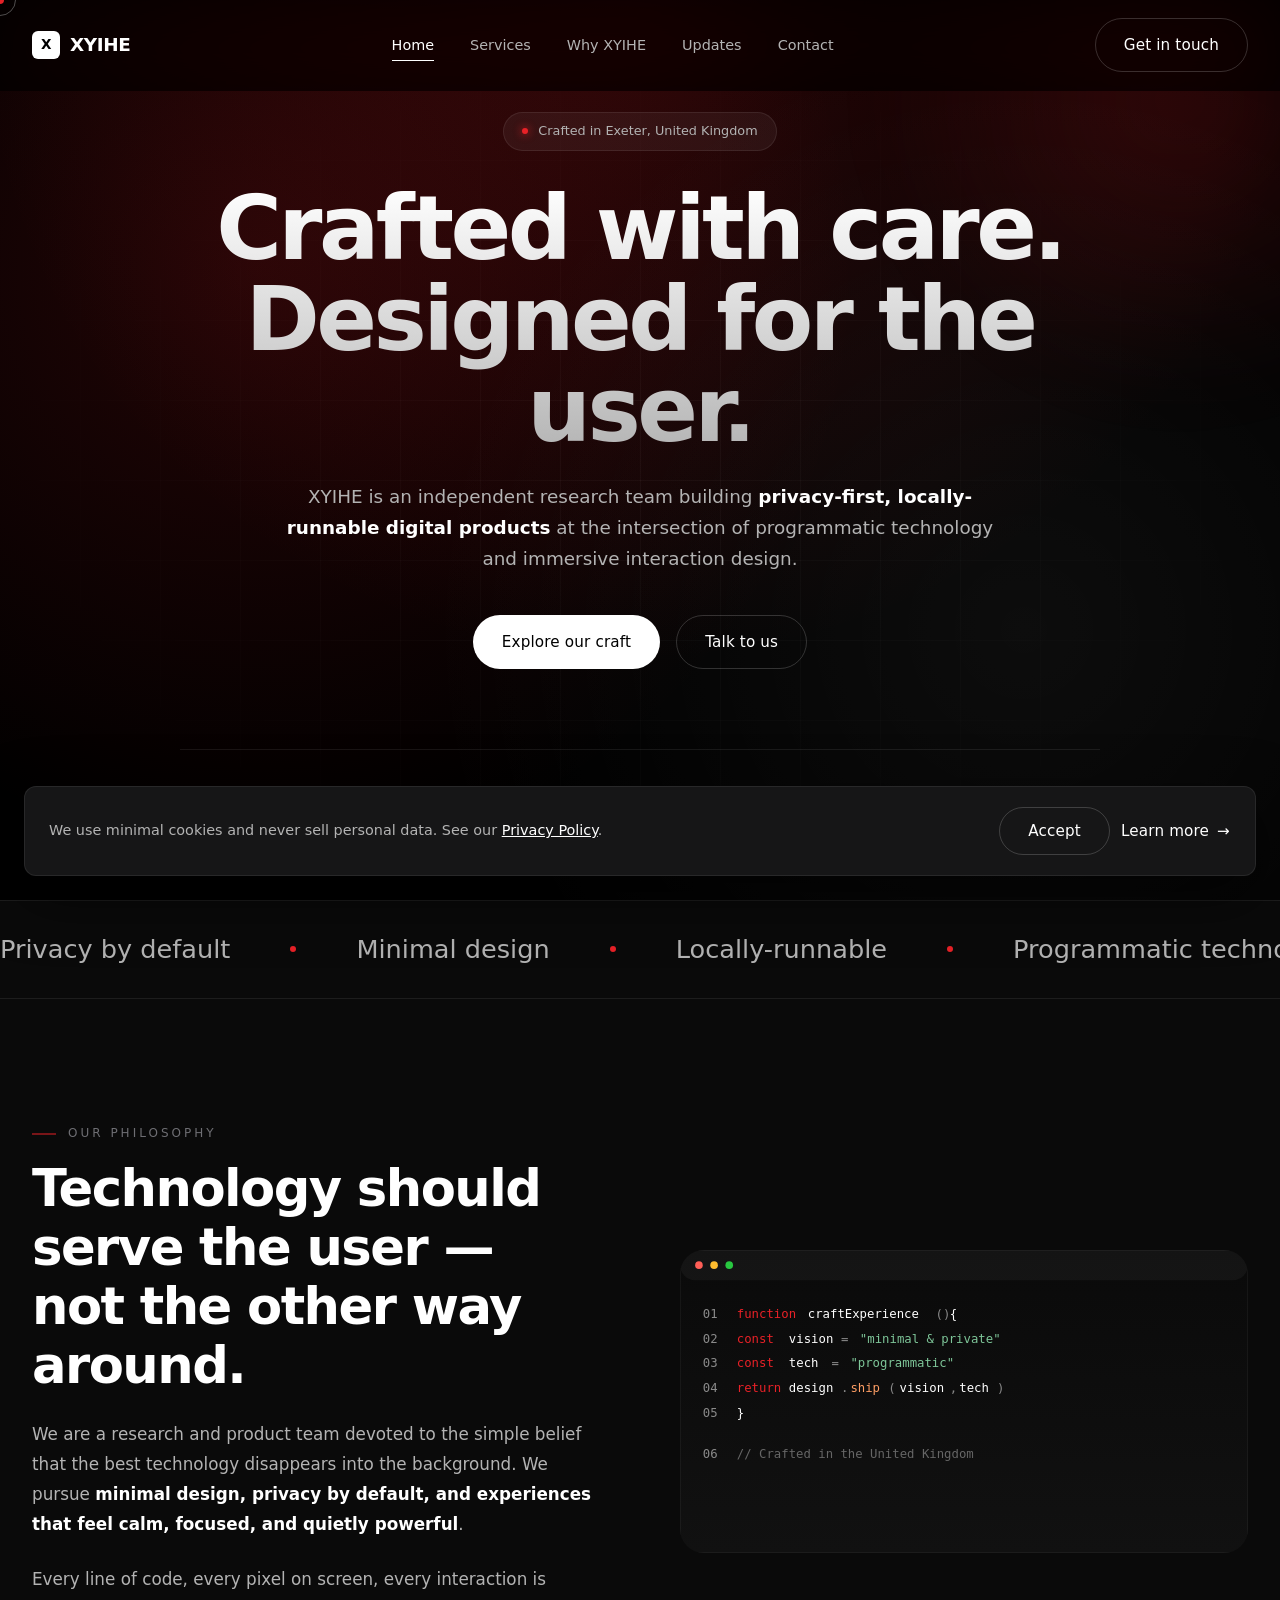
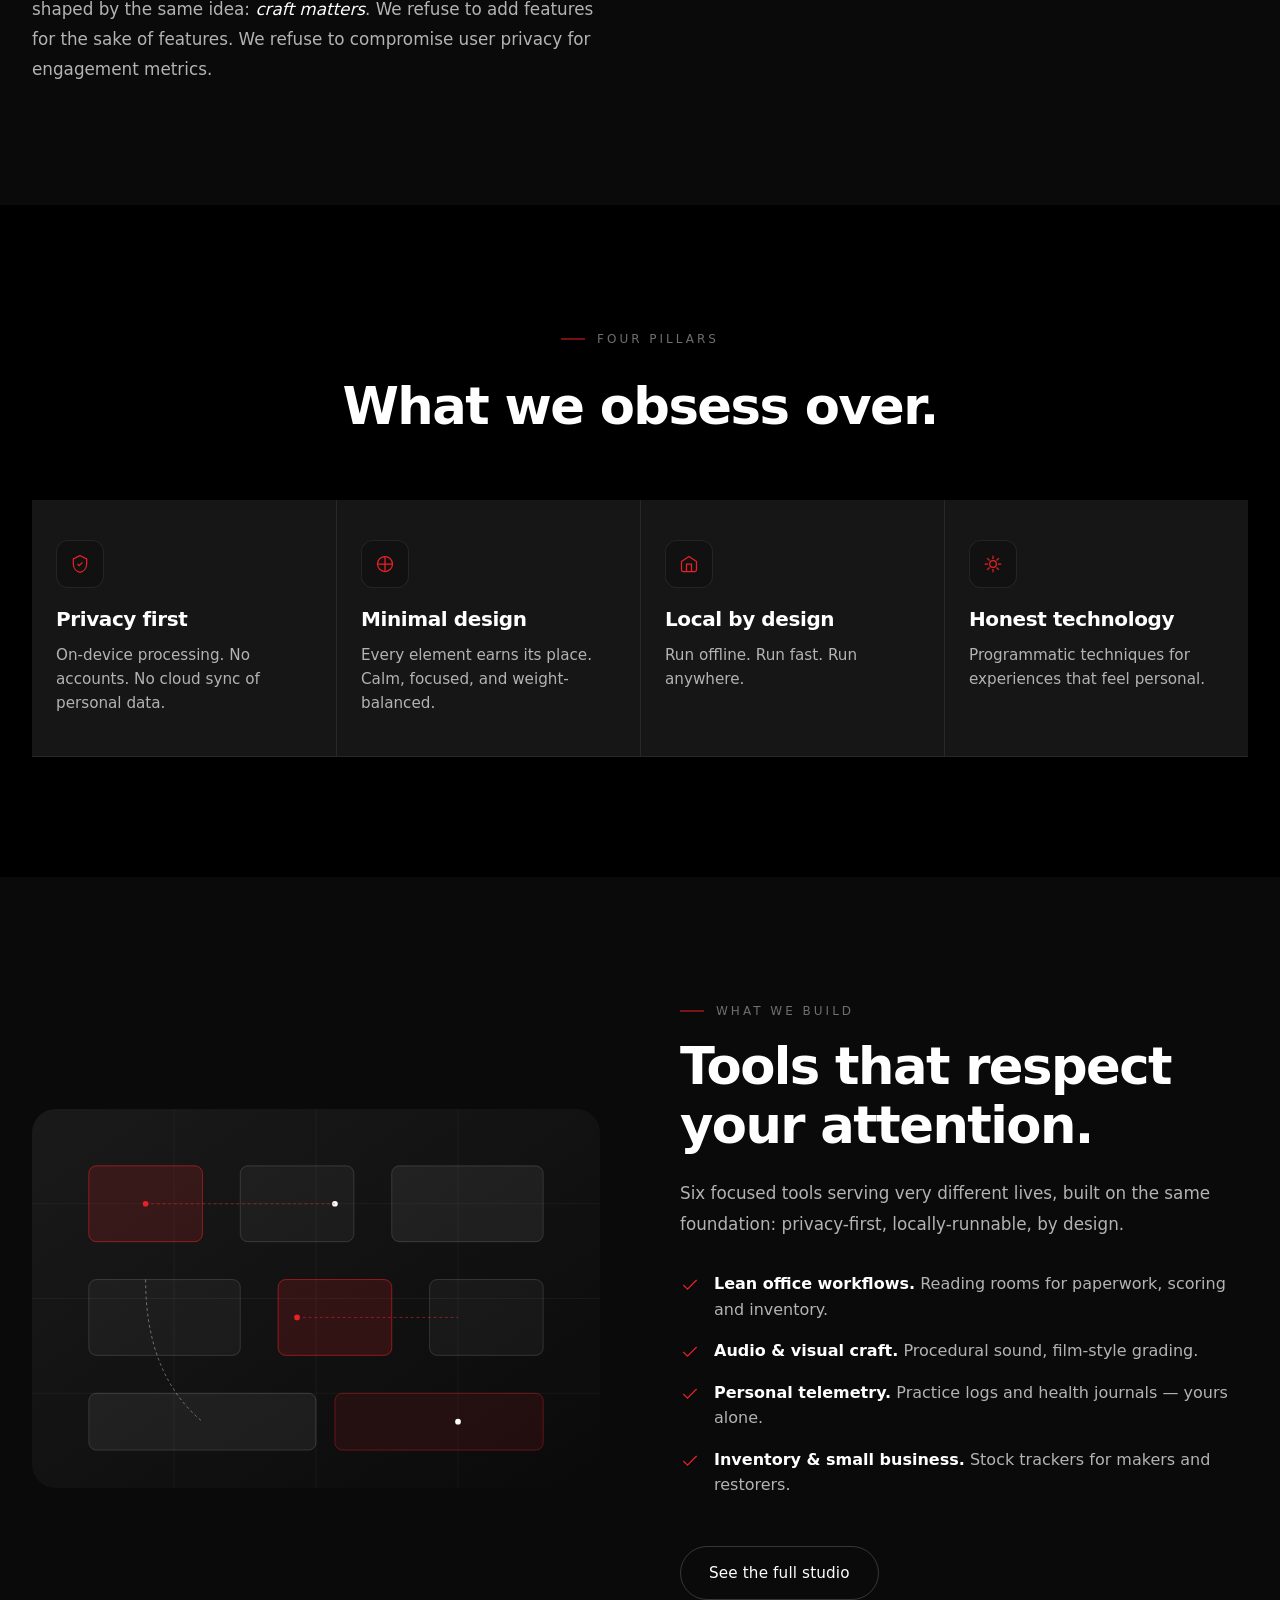
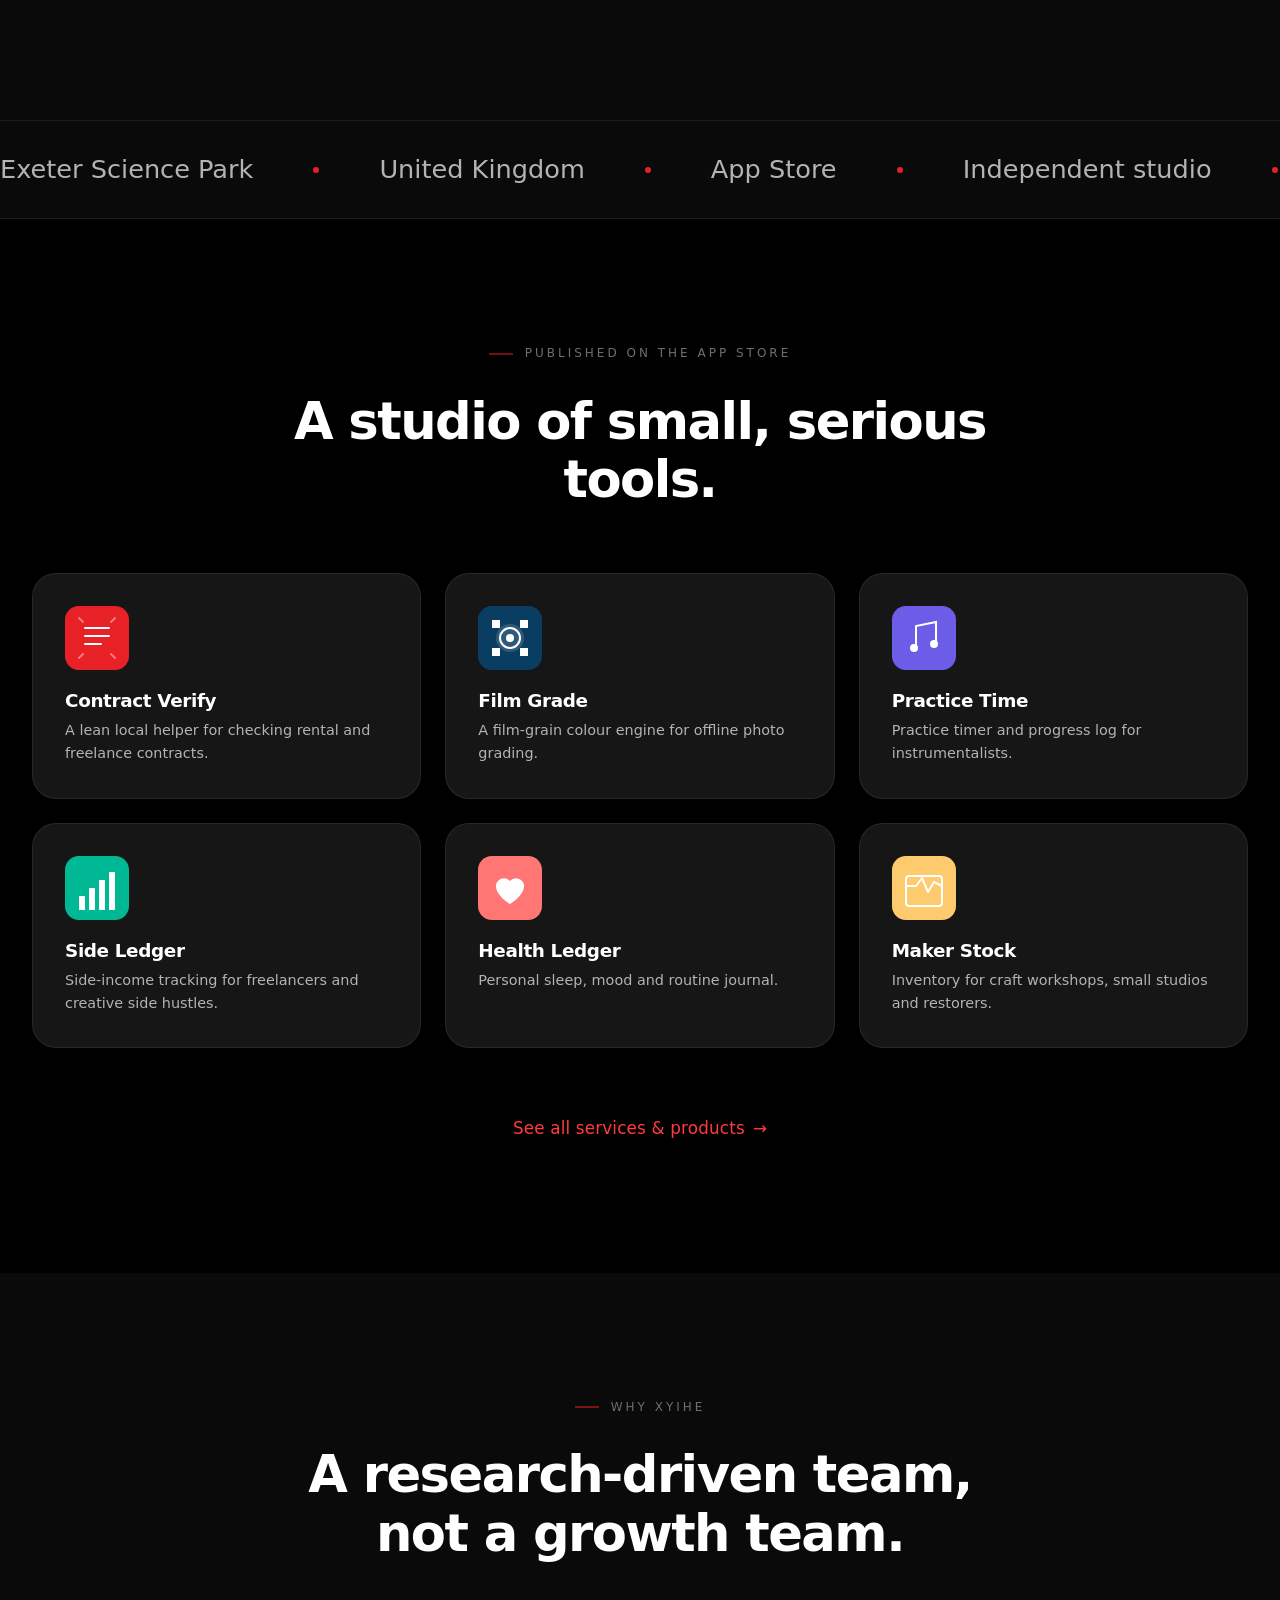
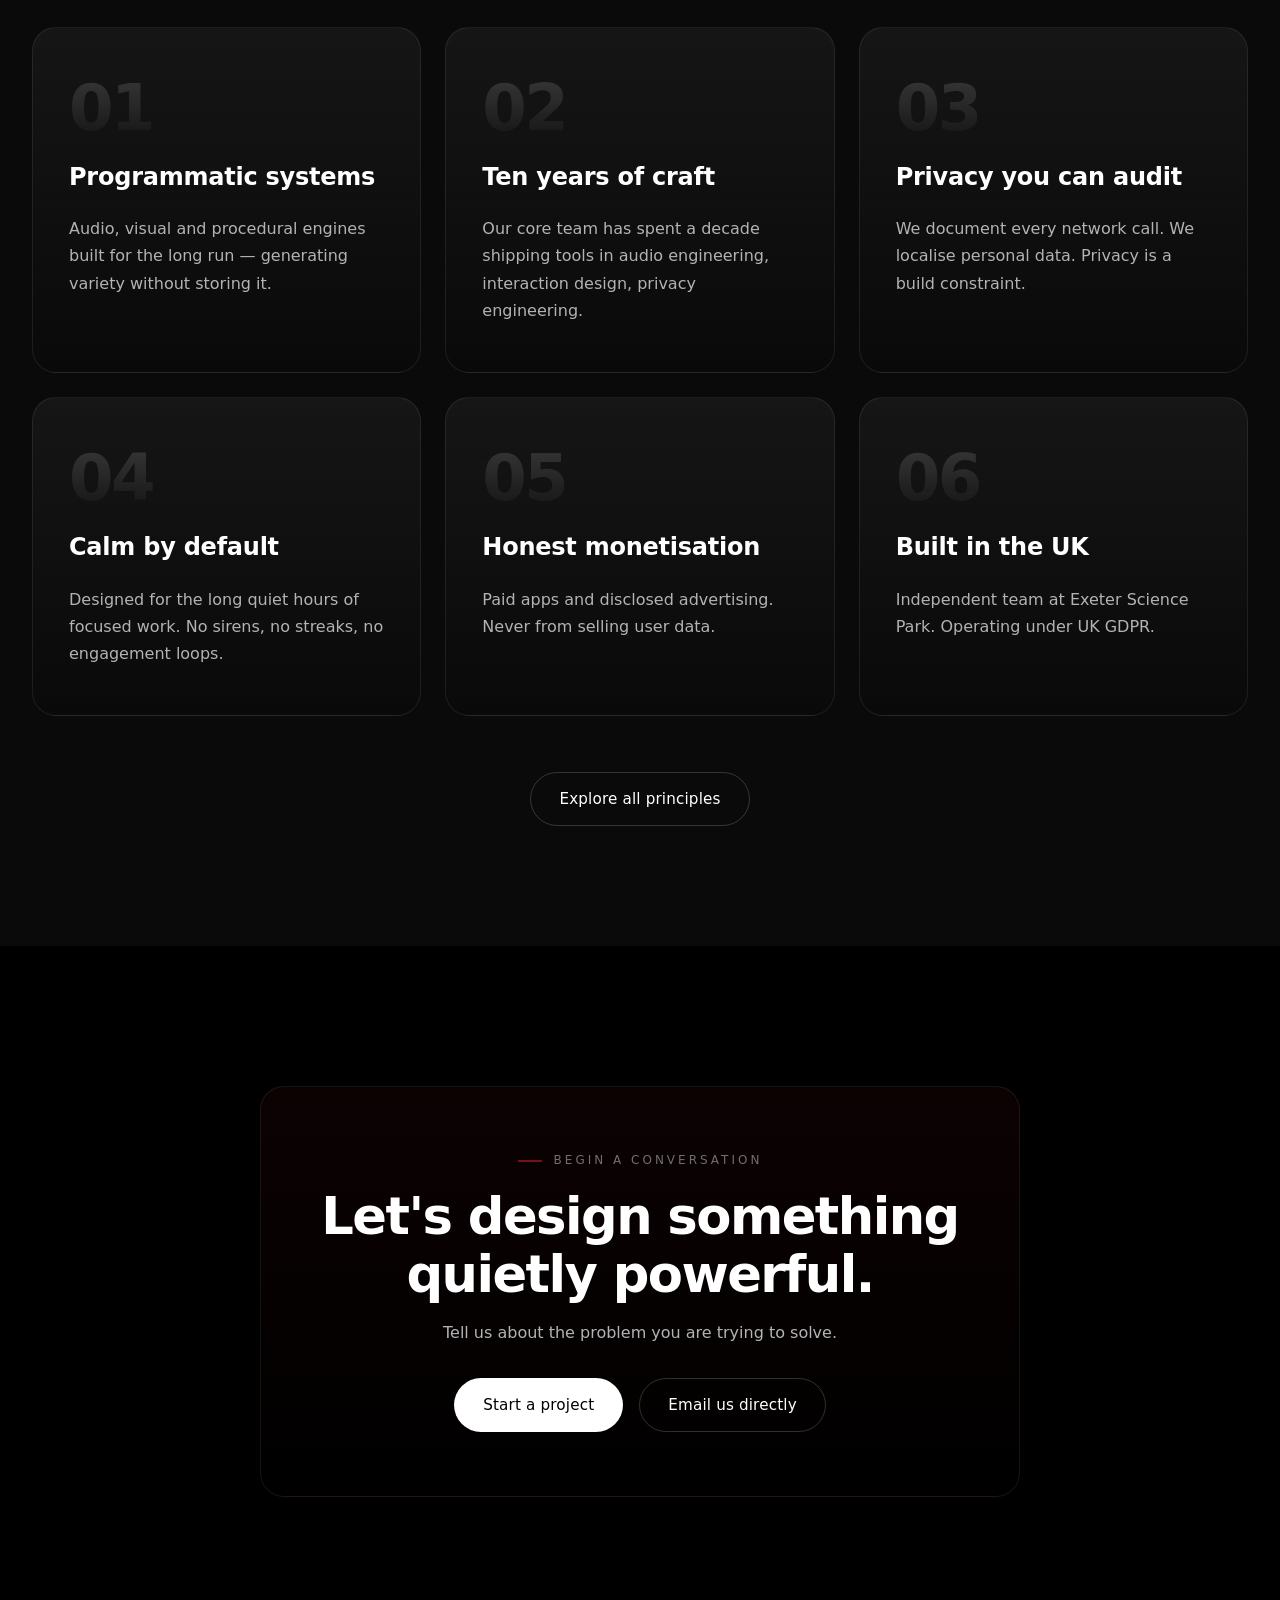
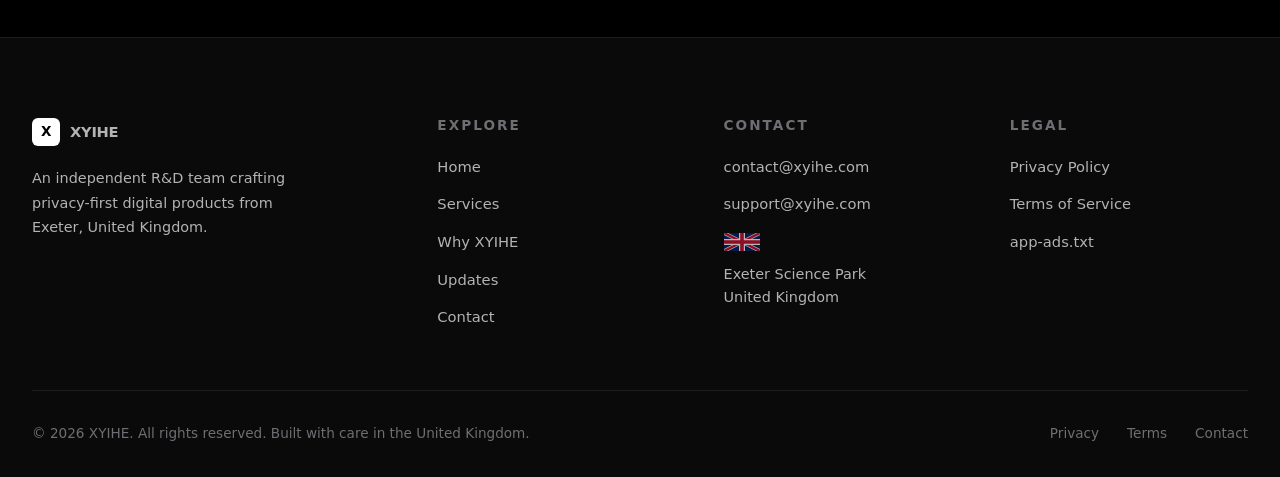
<file: index.html>
﻿<!DOCTYPE html>
<html lang="en">
<head>
    <meta charset="UTF-8">
    <meta http-equiv="X-UA-Compatible" content="IE=edge">
    <meta name="viewport" content="width=device-width, initial-scale=1.0">
    <title>XYIHE — Crafted with care. Designed for the user.</title>
    <meta name="description" content="XYIHE is an independent research team based at Exeter Science Park, UK. We build locally-runnable, privacy-first digital products at the intersection of programmatic technology and immersive interaction design.">
    <meta name="robots" content="index, follow">
    <link rel="canonical" href="https://xyihe.com/">
    <link rel="icon" type="image/svg+xml" href="images/favicon.svg">
    <link rel="stylesheet" href="css/style.css">

    <meta property="og:title" content="XYIHE — Crafted with care.">
    <meta property="og:description" content="An independent research team building privacy-first, locally-runnable digital products from Exeter, UK.">
</head>
<body>

<div class="loader"><div class="loader-mark">XYIHE</div><div class="loader-bar"></div></div>

<header class="site-header">
    <div class="container nav-wrap">
        <a href="/" class="brand"><span class="brand-mark">X</span><span>XYIHE</span></a>
        <nav class="nav-list">
            <a href="index.html" class="active">Home</a>
            <a href="services.html">Services</a>
            <a href="advantages.html">Why XYIHE</a>
            <a href="news.html">Updates</a>
            <a href="contact.html">Contact</a>
        </nav>
        <div class="nav-cta">
            <a href="contact.html" class="btn btn-outline" data-magnetic>Get in touch</a>
        </div>
    </div>
</header>

<section class="hero">
    <div class="hero-grid"></div>
    <div class="hero-backplate"></div>
    <div class="glow-orb top-right" data-parallax data-parallax-speed="0.15"></div>

    <div class="container hero-content">
        <div class="hero-text">
            <div class="hero-badge reveal">
                <span class="dot"></span>
                <span>Crafted in Exeter, United Kingdom</span>
            </div>
            <h1 class="h-hero reveal reveal-delay-1">Crafted with care.<br>Designed for the user.</h1>
            <p class="text-soft reveal reveal-delay-2" style="max-width: 720px; margin: 24px auto 0; font-size: 1.15rem; line-height: 1.7;">
                XYIHE is an independent research team building <strong style="color:#fff;">privacy-first, locally-runnable digital products</strong> at the intersection of programmatic technology and immersive interaction design.
            </p>
            <div class="hero-cta reveal reveal-delay-3">
                <a href="services.html" class="btn btn-primary" data-magnetic>Explore our craft</a>
                <a href="contact.html" class="btn btn-outline" data-magnetic>Talk to us</a>
            </div>

            <div class="hero-stats reveal reveal-delay-4">
                <div class="stat"><div class="stat-num" data-counter="6" data-suffix="+">0</div><div class="stat-label">Apps in market</div></div>
                <div class="stat"><div class="stat-num" data-counter="100" data-suffix="%">0</div><div class="stat-label">Local data</div></div>
                <div class="stat"><div class="stat-num" data-counter="0" data-suffix="">0</div><div class="stat-label">Tracking pixels</div></div>
                <div class="stat"><div class="stat-num" data-counter="10" data-suffix="+ yrs">0</div><div class="stat-label">R&D experience</div></div>
            </div>
        </div>
    </div>

    <div class="scroll-indicator"><span>Scroll</span><span class="mouse"></span></div>
</section>

<div class="marquee">
    <div class="marquee-track">
        <span class="marquee-item">Privacy by default <span class="sep"></span></span>
        <span class="marquee-item">Minimal design <span class="sep"></span></span>
        <span class="marquee-item">Locally-runnable <span class="sep"></span></span>
        <span class="marquee-item">Programmatic technology <span class="sep"></span></span>
        <span class="marquee-item">Immersive interaction <span class="sep"></span></span>
        <span class="marquee-item">Crafted in the UK <span class="sep"></span></span>
        <span class="marquee-item">Privacy by default <span class="sep"></span></span>
        <span class="marquee-item">Minimal design <span class="sep"></span></span>
        <span class="marquee-item">Locally-runnable <span class="sep"></span></span>
        <span class="marquee-item">Programmatic technology <span class="sep"></span></span>
        <span class="marquee-item">Immersive interaction <span class="sep"></span></span>
        <span class="marquee-item">Crafted in the UK <span class="sep"></span></span>
    </div>
</div>

<section class="section section-bg">
    <div class="container">
        <div class="split">
            <div class="reveal">
                <span class="eyebrow">Our philosophy</span>
                <h2 class="h-section">Technology should serve the user — not the other way around.</h2>
                <p class="text-soft mt-24" style="font-size: 1.05rem; line-height: 1.8;">We are a research and product team devoted to the simple belief that the best technology disappears into the background. We pursue <strong style="color:#fff;">minimal design, privacy by default, and experiences that feel calm, focused, and quietly powerful</strong>.</p>
                <p class="text-soft mt-24" style="font-size: 1.05rem; line-height: 1.8;">Every line of code, every pixel on screen, every interaction is shaped by the same idea: <em style="color:#fff;">craft matters</em>. We refuse to add features for the sake of features. We refuse to compromise user privacy for engagement metrics.</p>
            </div>
            <div class="reveal reveal-delay-2">
                <img src="images/code-block.svg" alt="Code snippet" style="width: 100%; border-radius: var(--radius-lg);">
            </div>
        </div>
    </div>
</section>

<section class="section">
    <div class="container">
        <div class="section-head reveal">
            <span class="eyebrow" style="margin-left: auto; margin-right: auto;">Four pillars</span>
            <h2 class="h-section">What we obsess over.</h2>
        </div>
        <div class="grid grid-4" style="gap: 0;">
            <div class="card reveal" style="border-radius: 0; border-right: none; border-left: none; border-top: none; padding: 40px 24px;">
                <div class="card-icon"><svg width="20" height="20" viewBox="0 0 24 24" fill="none" stroke="currentColor" stroke-width="1.5"><path d="M12 2L4 6v6c0 5 3.5 9 8 10 4.5-1 8-5 8-10V6l-8-4z"/><path d="M9 12l2 2 4-4"/></svg></div>
                <h3 class="card-title">Privacy first</h3>
                <p class="card-desc">On-device processing. No accounts. No cloud sync of personal data.</p>
            </div>
            <div class="card reveal reveal-delay-1" style="border-radius: 0; border-right: none; border-top: none; padding: 40px 24px;">
                <div class="card-icon"><svg width="20" height="20" viewBox="0 0 24 24" fill="none" stroke="currentColor" stroke-width="1.5"><circle cx="12" cy="12" r="9"/><path d="M12 3v18M3 12h18"/></svg></div>
                <h3 class="card-title">Minimal design</h3>
                <p class="card-desc">Every element earns its place. Calm, focused, and weight-balanced.</p>
            </div>
            <div class="card reveal reveal-delay-2" style="border-radius: 0; border-right: none; border-top: none; padding: 40px 24px;">
                <div class="card-icon"><svg width="20" height="20" viewBox="0 0 24 24" fill="none" stroke="currentColor" stroke-width="1.5"><path d="M3 9l9-6 9 6v10a2 2 0 0 1-2 2H5a2 2 0 0 1-2-2V9z"/><path d="M9 21V12h6v9"/></svg></div>
                <h3 class="card-title">Local by design</h3>
                <p class="card-desc">Run offline. Run fast. Run anywhere.</p>
            </div>
            <div class="card reveal reveal-delay-3" style="border-radius: 0; border-right: none; border-top: none; padding: 40px 24px;">
                <div class="card-icon"><svg width="20" height="20" viewBox="0 0 24 24" fill="none" stroke="currentColor" stroke-width="1.5"><path d="M12 2v4M12 18v4M4.93 4.93l2.83 2.83M16.24 16.24l2.83 2.83M2 12h4M18 12h4M4.93 19.07l2.83-2.83M16.24 7.76l2.83-2.83"/><circle cx="12" cy="12" r="4"/></svg></div>
                <h3 class="card-title">Honest technology</h3>
                <p class="card-desc">Programmatic techniques for experiences that feel personal.</p>
            </div>
        </div>
    </div>
</section>

<section class="section section-bg">
    <div class="container">
        <div class="split">
            <div class="reveal">
                <div style="position: relative;">
                    <img src="images/tech-visual.svg" alt="Programmatic visual generation grid" style="width: 100%; border-radius: var(--radius-lg);">
                </div>
            </div>
            <div class="reveal reveal-delay-2">
                <span class="eyebrow">What we build</span>
                <h2 class="h-section">Tools that respect your attention.</h2>
                <p class="text-soft mt-24" style="font-size: 1.05rem; line-height: 1.8;">Six focused tools serving very different lives, built on the same foundation: privacy-first, locally-runnable, by design.</p>
                <ul style="margin-top: 32px; display: flex; flex-direction: column; gap: 16px;">
                    <li style="display: flex; gap: 14px; align-items: flex-start;"><span style="color: var(--color-accent); flex-shrink: 0; padding-top: 4px;"><svg width="20" height="20" viewBox="0 0 24 24" fill="none" stroke="currentColor" stroke-width="1.5"><path d="M20 6L9 17l-5-5"/></svg></span><span class="text-soft"><strong style="color:#fff;">Lean office workflows.</strong> Reading rooms for paperwork, scoring and inventory.</span></li>
                    <li style="display: flex; gap: 14px; align-items: flex-start;"><span style="color: var(--color-accent); flex-shrink: 0; padding-top: 4px;"><svg width="20" height="20" viewBox="0 0 24 24" fill="none" stroke="currentColor" stroke-width="1.5"><path d="M20 6L9 17l-5-5"/></svg></span><span class="text-soft"><strong style="color:#fff;">Audio & visual craft.</strong> Procedural sound, film-style grading.</span></li>
                    <li style="display: flex; gap: 14px; align-items: flex-start;"><span style="color: var(--color-accent); flex-shrink: 0; padding-top: 4px;"><svg width="20" height="20" viewBox="0 0 24 24" fill="none" stroke="currentColor" stroke-width="1.5"><path d="M20 6L9 17l-5-5"/></svg></span><span class="text-soft"><strong style="color:#fff;">Personal telemetry.</strong> Practice logs and health journals — yours alone.</span></li>
                    <li style="display: flex; gap: 14px; align-items: flex-start;"><span style="color: var(--color-accent); flex-shrink: 0; padding-top: 4px;"><svg width="20" height="20" viewBox="0 0 24 24" fill="none" stroke="currentColor" stroke-width="1.5"><path d="M20 6L9 17l-5-5"/></svg></span><span class="text-soft"><strong style="color:#fff;">Inventory & small business.</strong> Stock trackers for makers and restorers.</span></li>
                </ul>
                <a href="services.html" class="btn btn-outline mt-48" data-magnetic>See the full studio</a>
            </div>
        </div>
    </div>
</section>

<div class="marquee" style="border-top: 1px solid var(--color-line); border-bottom: 1px solid var(--color-line); background: var(--color-bg-elev);">
    <div class="marquee-track" style="animation-duration: 40s;">
        <span class="marquee-item">Exeter Science Park <span class="sep"></span></span>
        <span class="marquee-item">United Kingdom <span class="sep"></span></span>
        <span class="marquee-item">App Store <span class="sep"></span></span>
        <span class="marquee-item">Independent studio <span class="sep"></span></span>
        <span class="marquee-item">Local-first <span class="sep"></span></span>
        <span class="marquee-item">Exeter Science Park <span class="sep"></span></span>
        <span class="marquee-item">United Kingdom <span class="sep"></span></span>
        <span class="marquee-item">App Store <span class="sep"></span></span>
        <span class="marquee-item">Independent studio <span class="sep"></span></span>
        <span class="marquee-item">Local-first <span class="sep"></span></span>
    </div>
</div>

<section class="section">
    <div class="container">
        <div class="section-head reveal">
            <span class="eyebrow" style="margin-left: auto; margin-right: auto;">Published on the App Store</span>
            <h2 class="h-section">A studio of small, serious tools.</h2>
        </div>

        <div class="app-showcase">
            <div class="app-card reveal">
                <div class="app-icon"><img src="images/app-contract.svg" alt="Contract Verify" style="width: 100%; height: 100%;"></div>
                <h3 class="app-name">Contract Verify</h3>
                <p class="app-desc">A lean local helper for checking rental and freelance contracts.</p>
            </div>
            <div class="app-card reveal reveal-delay-1">
                <div class="app-icon"><img src="images/app-film.svg" alt="Film Grade" style="width: 100%; height: 100%;"></div>
                <h3 class="app-name">Film Grade</h3>
                <p class="app-desc">A film-grain colour engine for offline photo grading.</p>
            </div>
            <div class="app-card reveal reveal-delay-2">
                <div class="app-icon"><img src="images/app-music.svg" alt="Practice Time" style="width: 100%; height: 100%;"></div>
                <h3 class="app-name">Practice Time</h3>
                <p class="app-desc">Practice timer and progress log for instrumentalists.</p>
            </div>
            <div class="app-card reveal">
                <div class="app-icon"><img src="images/app-income.svg" alt="Side Ledger" style="width: 100%; height: 100%;"></div>
                <h3 class="app-name">Side Ledger</h3>
                <p class="app-desc">Side-income tracking for freelancers and creative side hustles.</p>
            </div>
            <div class="app-card reveal reveal-delay-1">
                <div class="app-icon"><img src="images/app-health.svg" alt="Health Ledger" style="width: 100%; height: 100%;"></div>
                <h3 class="app-name">Health Ledger</h3>
                <p class="app-desc">Personal sleep, mood and routine journal.</p>
            </div>
            <div class="app-card reveal reveal-delay-2">
                <div class="app-icon"><img src="images/app-stock.svg" alt="Maker Stock" style="width: 100%; height: 100%;"></div>
                <h3 class="app-name">Maker Stock</h3>
                <p class="app-desc">Inventory for craft workshops, small studios and restorers.</p>
            </div>
        </div>

        <div class="text-center reveal" style="margin-top: 56px;">
            <a href="services.html" class="btn btn-ghost" style="color: var(--color-accent-soft); font-size: 1.05rem;">See all services & products</a>
        </div>
    </div>
</section>

<section class="section section-bg">
    <div class="container">
        <div class="section-head reveal">
            <span class="eyebrow" style="margin-left: auto; margin-right: auto;">Why XYIHE</span>
            <h2 class="h-section">A research-driven team, not a growth team.</h2>
        </div>
        <div class="grid grid-3">
            <div class="feature-card reveal">
                <div class="feature-num">01</div>
                <h3 class="h-card">Programmatic systems</h3>
                <p class="text-soft mt-24" style="line-height: 1.7;">Audio, visual and procedural engines built for the long run — generating variety without storing it.</p>
            </div>
            <div class="feature-card reveal reveal-delay-1">
                <div class="feature-num">02</div>
                <h3 class="h-card">Ten years of craft</h3>
                <p class="text-soft mt-24" style="line-height: 1.7;">Our core team has spent a decade shipping tools in audio engineering, interaction design, privacy engineering.</p>
            </div>
            <div class="feature-card reveal reveal-delay-2">
                <div class="feature-num">03</div>
                <h3 class="h-card">Privacy you can audit</h3>
                <p class="text-soft mt-24" style="line-height: 1.7;">We document every network call. We localise personal data. Privacy is a build constraint.</p>
            </div>
            <div class="feature-card reveal">
                <div class="feature-num">04</div>
                <h3 class="h-card">Calm by default</h3>
                <p class="text-soft mt-24" style="line-height: 1.7;">Designed for the long quiet hours of focused work. No sirens, no streaks, no engagement loops.</p>
            </div>
            <div class="feature-card reveal reveal-delay-1">
                <div class="feature-num">05</div>
                <h3 class="h-card">Honest monetisation</h3>
                <p class="text-soft mt-24" style="line-height: 1.7;">Paid apps and disclosed advertising. Never from selling user data.</p>
            </div>
            <div class="feature-card reveal reveal-delay-2">
                <div class="feature-num">06</div>
                <h3 class="h-card">Built in the UK</h3>
                <p class="text-soft mt-24" style="line-height: 1.7;">Independent team at Exeter Science Park. Operating under UK GDPR.</p>
            </div>
        </div>

        <div class="text-center" style="margin-top: 56px;">
            <a href="advantages.html" class="btn btn-outline" data-magnetic>Explore all principles</a>
        </div>
    </div>
</section>

<section class="section" style="padding: 140px 0;">
    <div class="container">
        <div class="reveal" style="text-align: center; max-width: 760px; margin: 0 auto; padding: 64px 32px; background: linear-gradient(180deg, rgba(232,33,39,0.05), transparent); border: 1px solid var(--color-line); border-radius: var(--radius-lg);">
            <span class="eyebrow" style="margin: 0 auto 16px; display: table;">Begin a conversation</span>
            <h2 class="h-section" style="margin: 0 0 16px;">Let's design something quietly powerful.</h2>
            <p class="text-soft" style="margin-bottom: 32px;">Tell us about the problem you are trying to solve.</p>
            <div class="hero-cta" style="margin-top: 0;">
                <a href="contact.html" class="btn btn-primary" data-magnetic>Start a project</a>
                <a href="mailto:contact@xyihe.com" class="btn btn-outline" data-magnetic>Email us directly</a>
            </div>
        </div>
    </div>
</section>

<footer class="site-footer">
    <div class="container">
        <div class="footer-grid">
            <div class="footer-col">
                <a href="/" class="brand" style="margin-bottom: 20px; display: inline-flex;"><span class="brand-mark">X</span><span>XYIHE</span></a>
                <p class="text-soft" style="font-size: 0.9rem; line-height: 1.7; max-width: 280px; margin-bottom: 24px;">An independent R&D team crafting privacy-first digital products from Exeter, United Kingdom.</p>
            </div>
            <div class="footer-col"><h5>Explore</h5><ul><li><a href="index.html">Home</a></li><li><a href="services.html">Services</a></li><li><a href="advantages.html">Why XYIHE</a></li><li><a href="news.html">Updates</a></li><li><a href="contact.html">Contact</a></li></ul></div>
            <div class="footer-col"><h5>Contact</h5><ul><li><a href="mailto:contact@xyihe.com">contact@xyihe.com</a></li><li><a href="mailto:support@xyihe.com">support@xyihe.com</a></li><li><img src="images/uk-flag.svg" alt="United Kingdom" style="width: 36px; opacity: 0.7; border-radius: 2px; margin-top: 16px;"></li><li style="color: var(--color-text-soft); font-size: 0.9rem; line-height: 1.6;">Exeter Science Park<br>United Kingdom</li></ul></div>
            <div class="footer-col"><h5>Legal</h5><ul><li><a href="privacy-policy.html">Privacy Policy</a></li><li><a href="terms-of-service.html">Terms of Service</a></li><li><a href="app-ads.txt">app-ads.txt</a></li></ul></div>
        </div>
        <div class="footer-bottom">
            <div>© <span data-year>2026</span> XYIHE. All rights reserved. Built with care in the United Kingdom.</div>
            <div class="footer-bottom-meta"><a href="privacy-policy.html">Privacy</a><a href="terms-of-service.html">Terms</a><a href="contact.html">Contact</a></div>
        </div>
    </div>
</footer>

<div class="cookie-banner" style="display: none;">
    <p>We use minimal cookies and never sell personal data. See our <a href="privacy-policy.html" style="color:#fff; text-decoration: underline;">Privacy Policy</a>.</p>
    <div class="cookie-actions"><button class="btn btn-outline" data-cookie>Accept</button><a class="btn btn-ghost" href="privacy-policy.html" style="color:#fff;">Learn more</a></div>
</div>

<script src="js/main.js"></script>
</body>
</html>
</file>
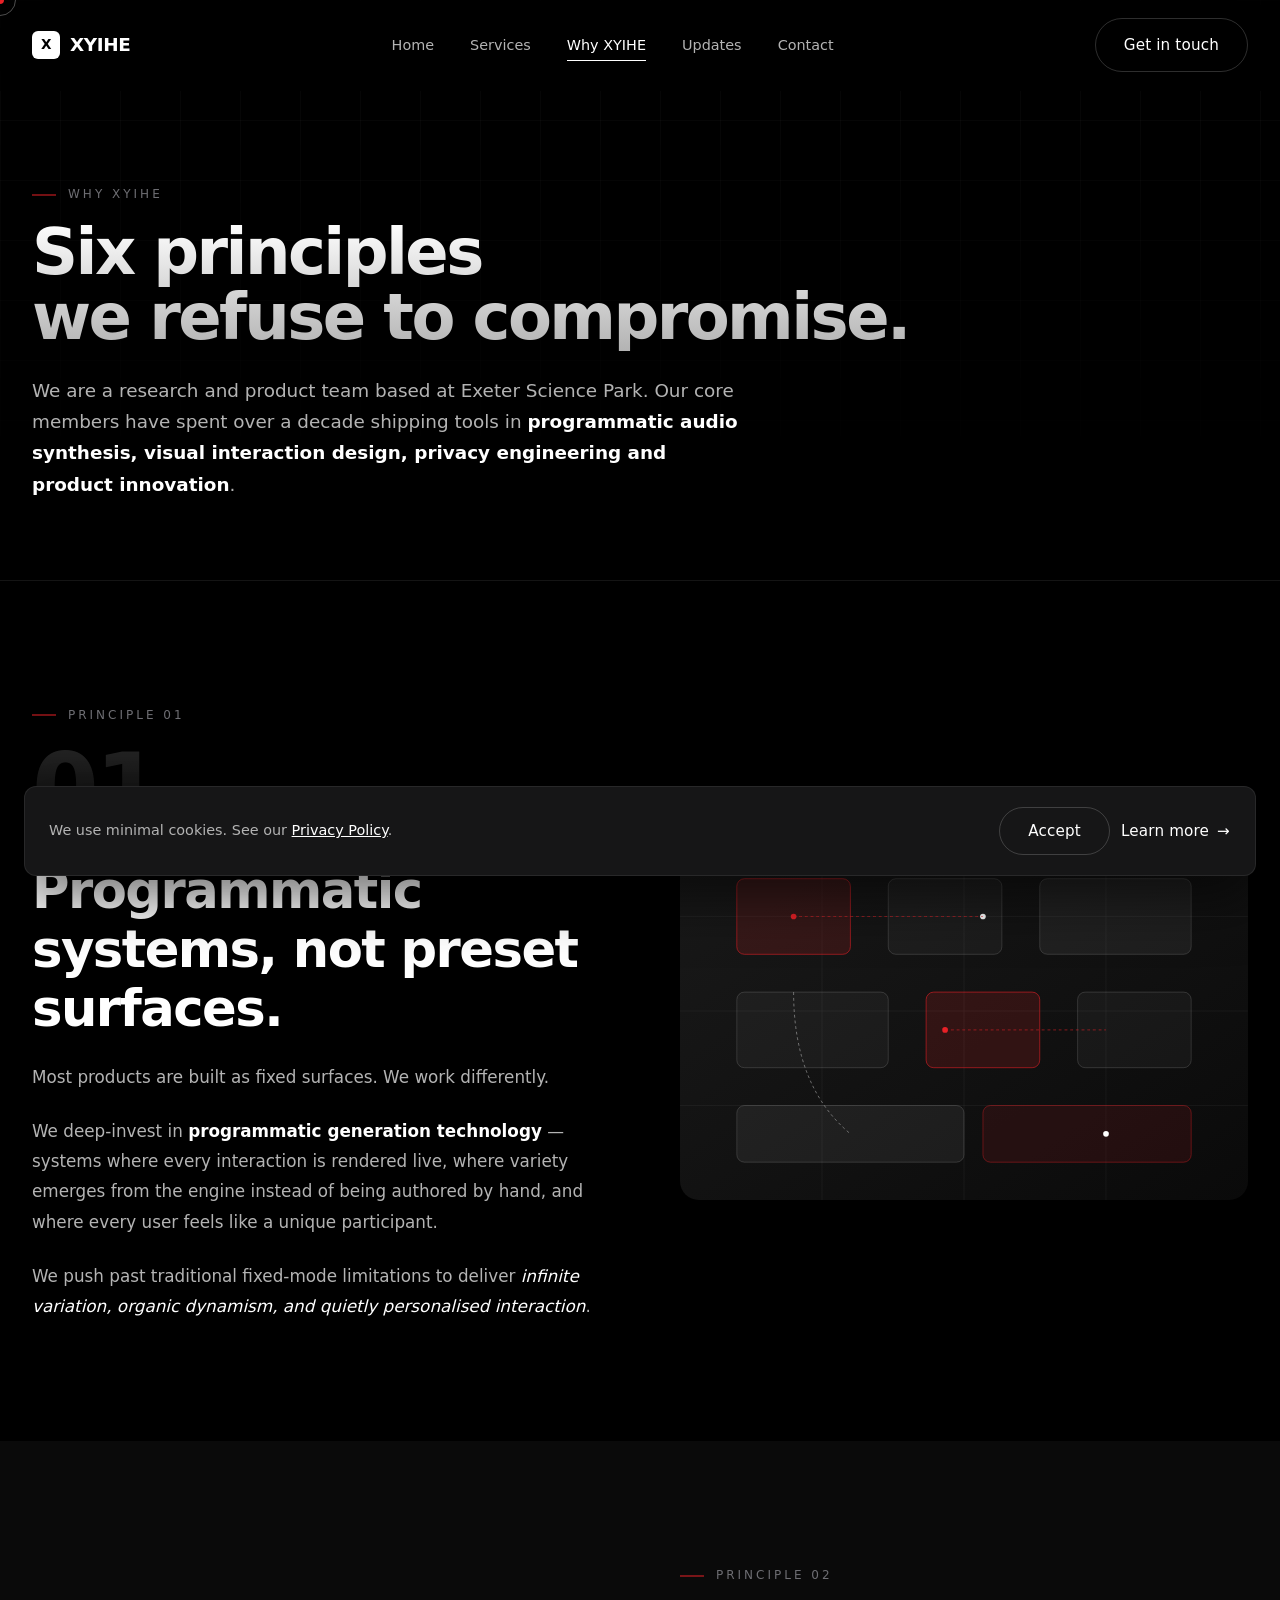
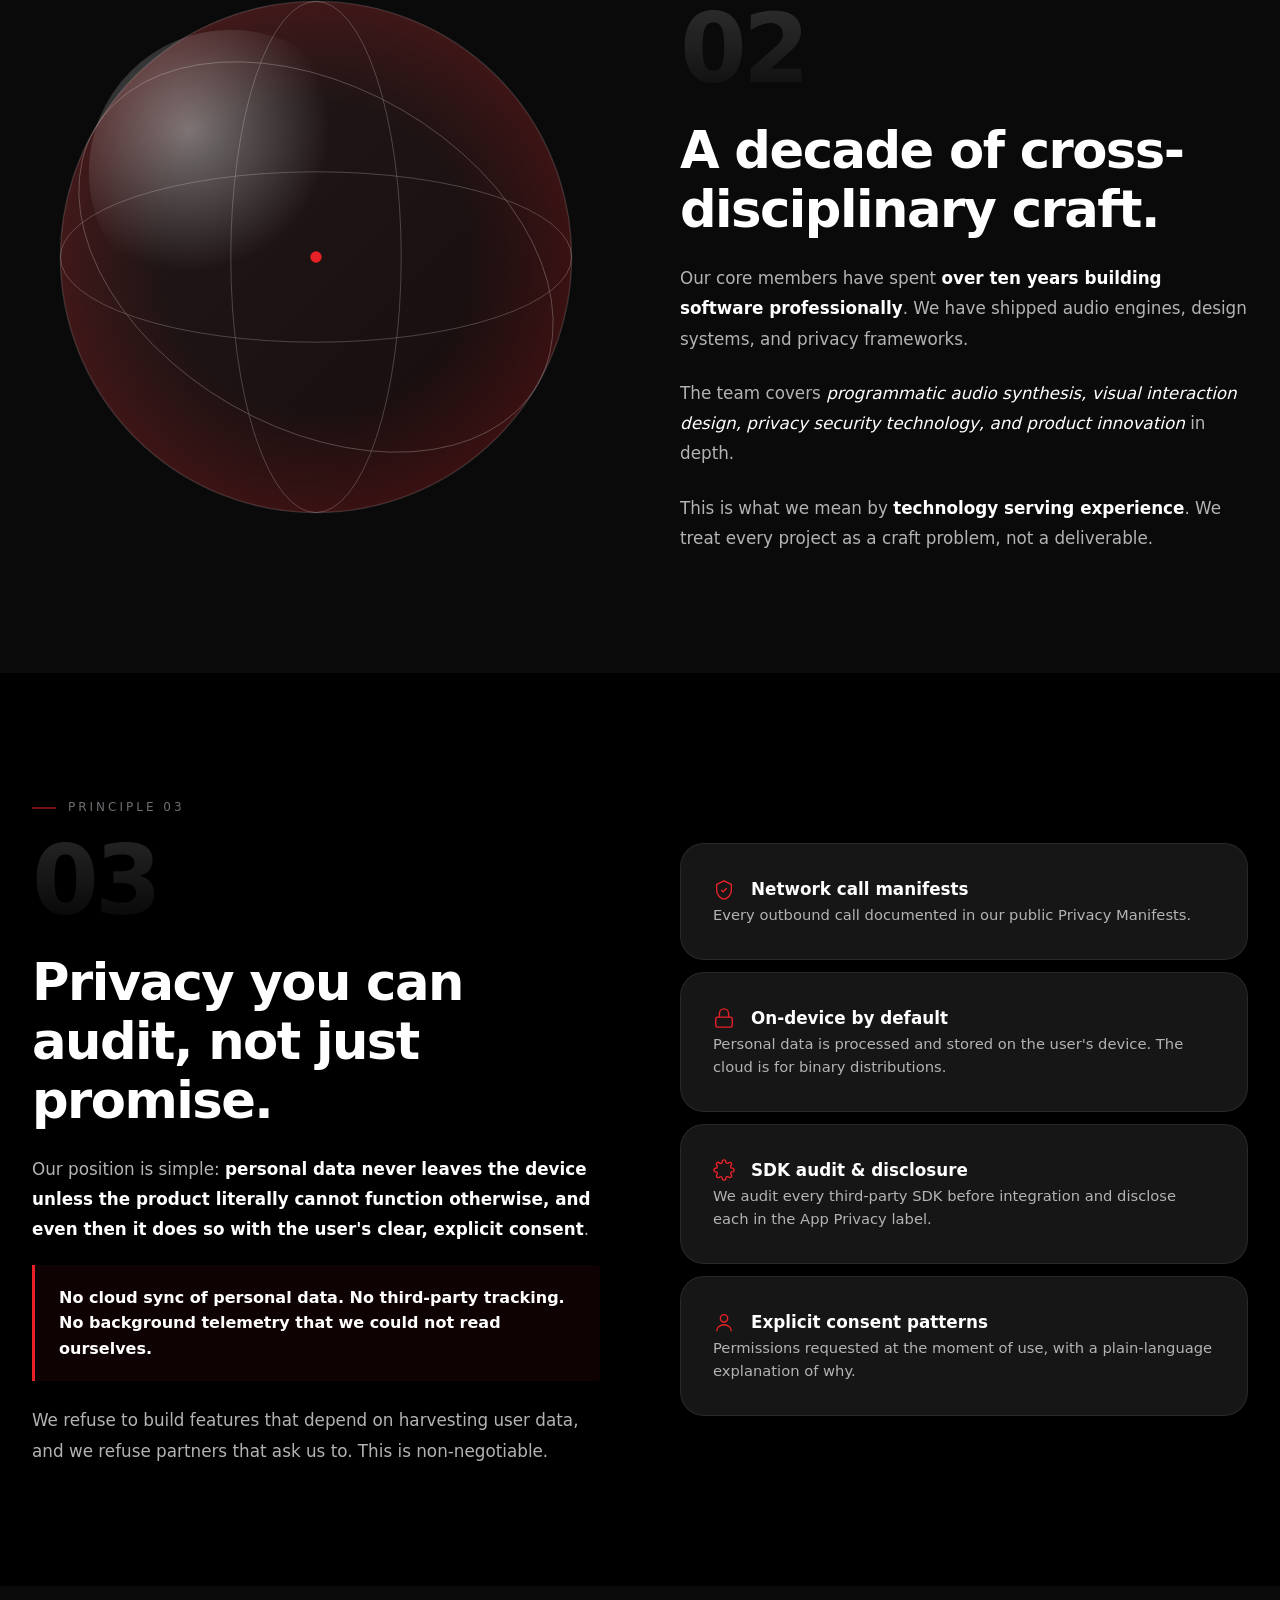
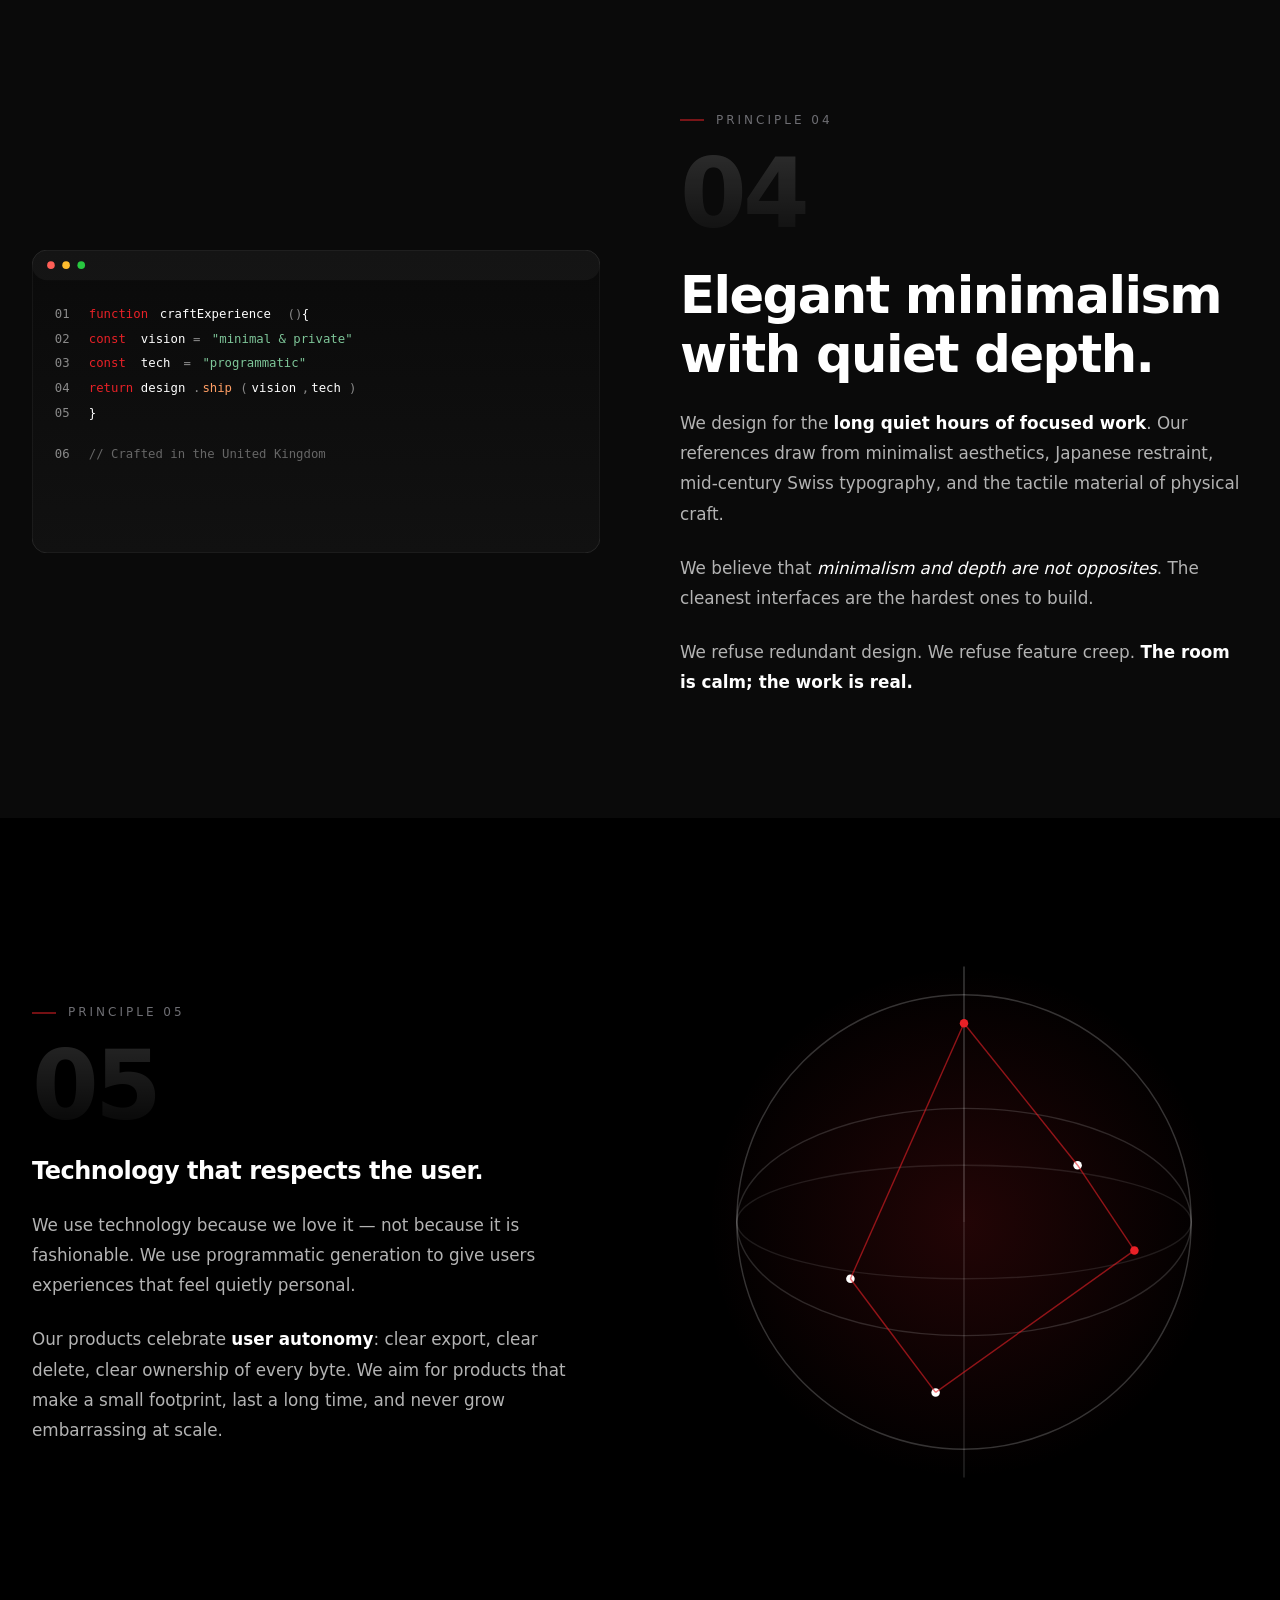
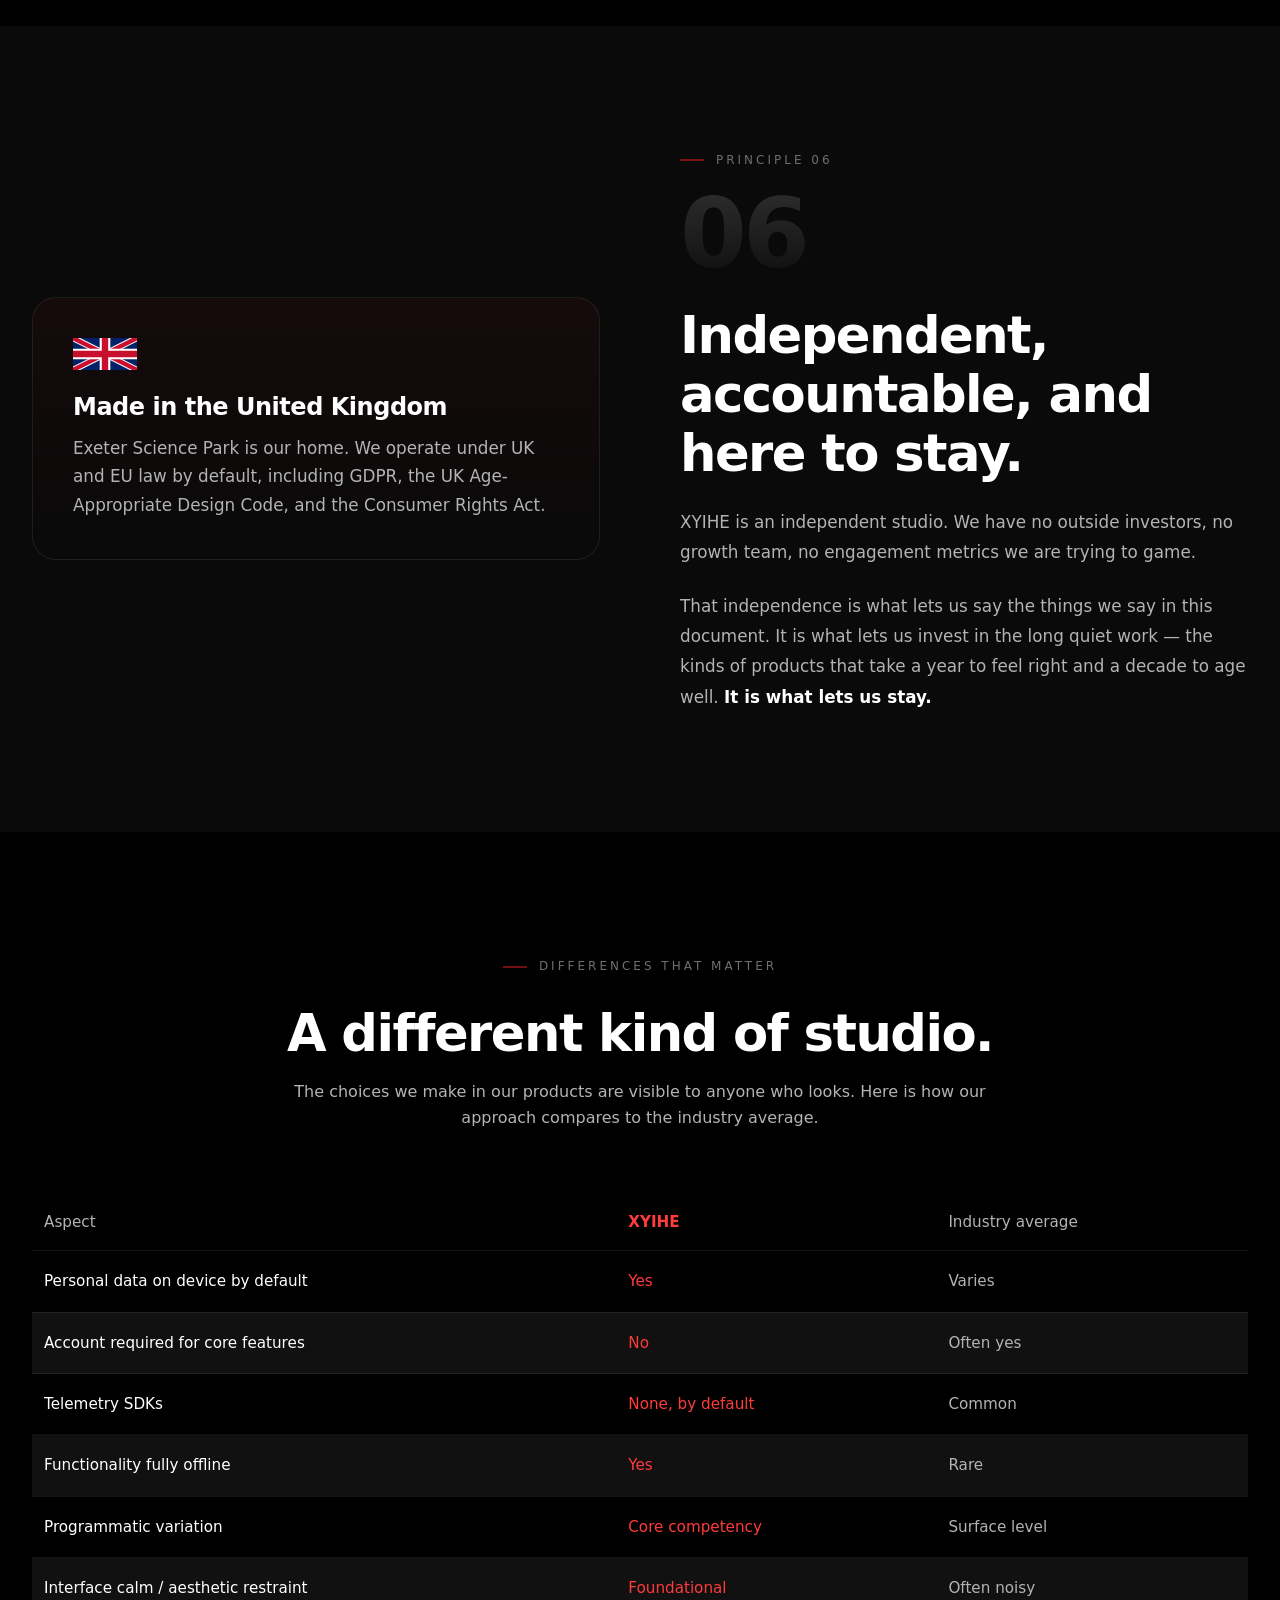
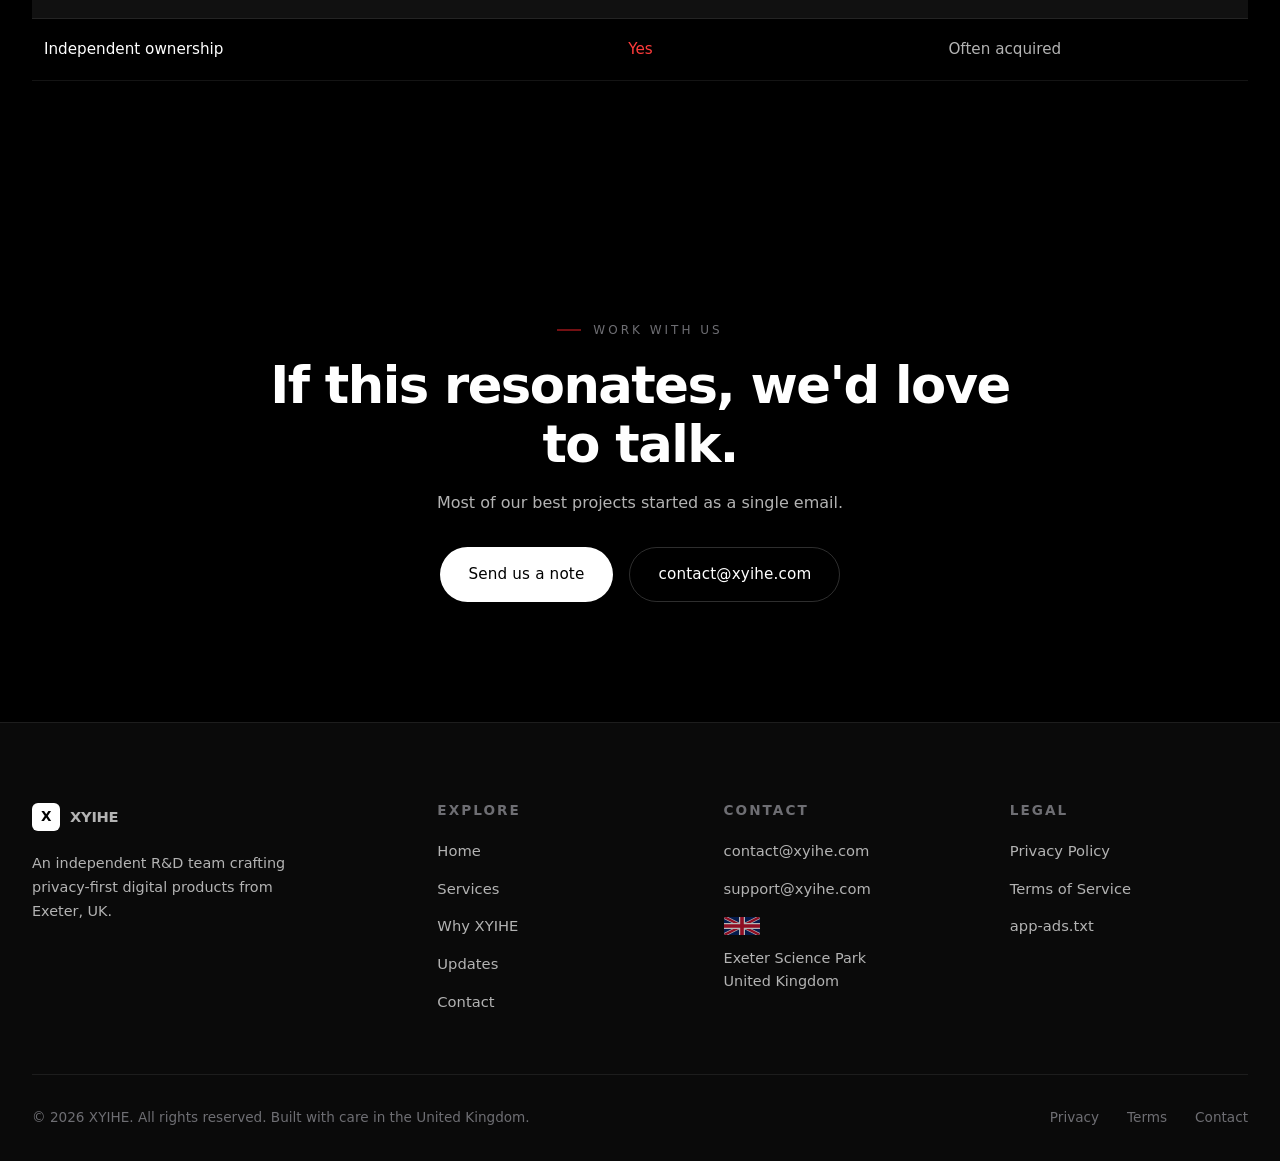
<file: advantages.html>
﻿<!DOCTYPE html>
<html lang="en">
<head>
    <meta charset="UTF-8">
    <meta http-equiv="X-UA-Compatible" content="IE=edge">
    <meta name="viewport" content="width=device-width, initial-scale=1.0">
    <title>Why XYIHE — Team Advantages & Principles</title>
    <meta name="description" content="The principles that define how XYIHE works: programmatic systems thinking, ten years of craft, privacy you can audit, calm by default, honest monetisation and independent UK roots.">
    <meta name="robots" content="index, follow">
    <link rel="canonical" href="https://xyihe.com/advantages.html">
    <link rel="icon" type="image/svg+xml" href="images/favicon.svg">
    <link rel="stylesheet" href="css/style.css">
</head>
<body>

<div class="loader"><div class="loader-mark">XYIHE</div><div class="loader-bar"></div></div>

<header class="site-header">
    <div class="container nav-wrap">
        <a href="/" class="brand"><span class="brand-mark">X</span><span>XYIHE</span></a>
        <nav class="nav-list">
            <a href="index.html">Home</a>
            <a href="services.html">Services</a>
            <a href="advantages.html" class="active">Why XYIHE</a>
            <a href="news.html">Updates</a>
            <a href="contact.html">Contact</a>
        </nav>
        <div class="nav-cta">
            <a href="contact.html" class="btn btn-outline" data-magnetic>Get in touch</a>
        </div>
    </div>
</header>

<section class="page-hero">
    <div class="page-hero-grid"></div>
    <div class="container">
        <div class="page-hero-inner reveal">
            <span class="eyebrow">Why XYIHE</span>
            <h1 class="h-hero">Six principles<br>we refuse to compromise.</h1>
            <p class="text-soft reveal reveal-delay-1" style="margin-top: 24px; max-width: 720px; font-size: 1.15rem; line-height: 1.7;">
                We are a research and product team based at Exeter Science Park. Our core members have spent over a decade shipping tools in <strong style="color:#fff;">programmatic audio synthesis, visual interaction design, privacy engineering and product innovation</strong>.
            </p>
        </div>
    </div>
</section>

<section class="section" id="principle-1">
    <div class="container">
        <div class="split">
            <div class="reveal">
                <span class="eyebrow">Principle 01</span>
                <div class="feature-num" style="font-size: 6rem;">01</div>
                <h2 class="h-section">Programmatic systems, not preset surfaces.</h2>
                <p class="text-soft mt-24" style="font-size: 1.05rem; line-height: 1.8;">Most products are built as fixed surfaces. We work differently.</p>
                <p class="text-soft mt-24" style="font-size: 1.05rem; line-height: 1.8;">We deep-invest in <strong style="color:#fff;">programmatic generation technology</strong> — systems where every interaction is rendered live, where variety emerges from the engine instead of being authored by hand, and where every user feels like a unique participant.</p>
                <p class="text-soft mt-24" style="font-size: 1.05rem; line-height: 1.8;">We push past traditional fixed-mode limitations to deliver <em style="color:#fff;">infinite variation, organic dynamism, and quietly personalised interaction</em>.</p>
            </div>
            <div class="reveal reveal-delay-2">
                <img src="images/tech-visual.svg" alt="Programmatic visual generation grid" style="width: 100%; height: 100%;">
            </div>
        </div>
    </div>
</section>

<section class="section section-bg" id="principle-2">
    <div class="container">
        <div class="split">
            <div class="reveal reveal-delay-2">
                <img src="images/sphere.svg" alt="Sphere of programmatic interaction" style="width: 100%;">
            </div>
            <div class="reveal">
                <span class="eyebrow">Principle 02</span>
                <div class="feature-num" style="font-size: 6rem;">02</div>
                <h2 class="h-section">A decade of cross-disciplinary craft.</h2>
                <p class="text-soft mt-24" style="font-size: 1.05rem; line-height: 1.8;">Our core members have spent <strong style="color:#fff;">over ten years building software professionally</strong>. We have shipped audio engines, design systems, and privacy frameworks.</p>
                <p class="text-soft mt-24" style="font-size: 1.05rem; line-height: 1.8;">The team covers <em style="color:#fff;">programmatic audio synthesis, visual interaction design, privacy security technology, and product innovation</em> in depth.</p>
                <p class="text-soft mt-24" style="font-size: 1.05rem; line-height: 1.8;">This is what we mean by <strong style="color:#fff;">technology serving experience</strong>. We treat every project as a craft problem, not a deliverable.</p>
            </div>
        </div>
    </div>
</section>

<section class="section" id="principle-3">
    <div class="container">
        <div class="split">
            <div class="reveal">
                <span class="eyebrow">Principle 03</span>
                <div class="feature-num" style="font-size: 6rem;">03</div>
                <h2 class="h-section">Privacy you can audit, not just promise.</h2>
                <p class="text-soft mt-24" style="font-size: 1.05rem; line-height: 1.8;">Our position is simple: <strong style="color:#fff;">personal data never leaves the device unless the product literally cannot function otherwise, and even then it does so with the user's clear, explicit consent</strong>.</p>
                <div class="highlight-callout mt-24"><p><strong style="color:#fff;">No cloud sync of personal data. No third-party tracking. No background telemetry that we could not read ourselves.</strong></p></div>
                <p class="text-soft mt-24" style="font-size: 1.05rem; line-height: 1.8;">We refuse to build features that depend on harvesting user data, and we refuse partners that ask us to. This is non-negotiable.</p>
            </div>
            <div class="reveal reveal-delay-2">
                <div style="display: grid; gap: 12px;">
                    <div class="card"><div class="flex items-center gap-16"><span style="color: var(--color-accent);"><svg width="22" height="22" viewBox="0 0 24 24" fill="none" stroke="currentColor" stroke-width="1.5"><path d="M12 2L4 6v6c0 5 3.5 9 8 10 4.5-1 8-5 8-10V6l-8-4z"/><path d="M9 12l2 2 4-4"/></svg></span><strong style="color:#fff; font-size: 1.05rem;">Network call manifests</strong></div><p class="text-soft mt-12" style="font-size: 0.92rem;">Every outbound call documented in our public Privacy Manifests.</p></div>
                    <div class="card"><div class="flex items-center gap-16"><span style="color: var(--color-accent);"><svg width="22" height="22" viewBox="0 0 24 24" fill="none" stroke="currentColor" stroke-width="1.5"><rect x="3" y="11" width="18" height="11" rx="2"/><path d="M7 11V7a5 5 0 0 1 10 0v4"/></svg></span><strong style="color:#fff; font-size: 1.05rem;">On-device by default</strong></div><p class="text-soft mt-12" style="font-size: 0.92rem;">Personal data is processed and stored on the user's device. The cloud is for binary distributions.</p></div>
                    <div class="card"><div class="flex items-center gap-16"><span style="color: var(--color-accent);"><svg width="22" height="22" viewBox="0 0 24 24" fill="none" stroke="currentColor" stroke-width="1.5"><path d="M19.4 15a1.65 1.65 0 0 0 .33 1.82l.06.06a2 2 0 1 1-2.83 2.83l-.06-.06a1.65 1.65 0 0 0-1.82-.33 1.65 1.65 0 0 0-1 1.51V21a2 2 0 1 1-4 0v-.09A1.65 1.65 0 0 0 9 19.4a1.65 1.65 0 0 0-1.82.33l-.06.06a2 2 0 1 1-2.83-2.83l.06-.06a1.65 1.65 0 0 0 .33-1.82 1.65 1.65 0 0 0-1.51-1H3a2 2 0 1 1 0-4h.09A1.65 1.65 0 0 0 4.6 9a1.65 1.65 0 0 0-.33-1.82l-.06-.06a2 2 0 1 1 2.83-2.83l.06.06a1.65 1.65 0 0 0 1.82.33H9a1.65 1.65 0 0 0 1-1.51V3a2 2 0 1 1 4 0v.09a1.65 1.65 0 0 0 1 1.51 1.65 1.65 0 0 0 1.82-.33l.06-.06a2 2 0 1 1 2.83 2.83l-.06.06a1.65 1.65 0 0 0-.33 1.82V9a1.65 1.65 0 0 0 1.51 1H21a2 2 0 1 1 0 4h-.09a1.65 1.65 0 0 0-1.51 1z"/></svg></span><strong style="color:#fff; font-size: 1.05rem;">SDK audit & disclosure</strong></div><p class="text-soft mt-12" style="font-size: 0.92rem;">We audit every third-party SDK before integration and disclose each in the App Privacy label.</p></div>
                    <div class="card"><div class="flex items-center gap-16"><span style="color: var(--color-accent);"><svg width="22" height="22" viewBox="0 0 24 24" fill="none" stroke="currentColor" stroke-width="1.5"><circle cx="12" cy="8" r="4"/><path d="M4 22c0-4 4-7 8-7s8 3 8 7"/></svg></span><strong style="color:#fff; font-size: 1.05rem;">Explicit consent patterns</strong></div><p class="text-soft mt-12" style="font-size: 0.92rem;">Permissions requested at the moment of use, with a plain-language explanation of why.</p></div>
                </div>
            </div>
        </div>
    </div>
</section>

<section class="section section-bg" id="principle-4">
    <div class="container">
        <div class="split">
            <div class="reveal reveal-delay-2">
                <img src="images/code-block.svg" alt="Code snippet" style="width: 100%;">
            </div>
            <div class="reveal">
                <span class="eyebrow">Principle 04</span>
                <div class="feature-num" style="font-size: 6rem;">04</div>
                <h2 class="h-section">Elegant minimalism with quiet depth.</h2>
                <p class="text-soft mt-24" style="font-size: 1.05rem; line-height: 1.8;">We design for the <strong style="color:#fff;">long quiet hours of focused work</strong>. Our references draw from minimalist aesthetics, Japanese restraint, mid-century Swiss typography, and the tactile material of physical craft.</p>
                <p class="text-soft mt-24" style="font-size: 1.05rem; line-height: 1.8;">We believe that <em style="color:#fff;">minimalism and depth are not opposites</em>. The cleanest interfaces are the hardest ones to build.</p>
                <p class="text-soft mt-24" style="font-size: 1.05rem; line-height: 1.8;">We refuse redundant design. We refuse feature creep. <strong style="color:#fff;">The room is calm; the work is real.</strong></p>
            </div>
        </div>
    </div>
</section>

<section class="section" id="principle-5">
    <div class="container">
        <div class="split">
            <div class="reveal">
                <span class="eyebrow">Principle 05</span>
                <div class="feature-num" style="font-size: 6rem;">05</div>
                <h2 class="h-section;">Technology that respects the user.</h2>
                <p class="text-soft mt-24" style="font-size: 1.05rem; line-height: 1.8;">We use technology because we love it — not because it is fashionable. We use programmatic generation to give users experiences that feel quietly personal.</p>
                <p class="text-soft mt-24" style="font-size: 1.05rem; line-height: 1.8;">Our products celebrate <strong style="color:#fff;">user autonomy</strong>: clear export, clear delete, clear ownership of every byte. We aim for products that make a small footprint, last a long time, and never grow embarrassing at scale.</p>
            </div>
            <div class="reveal reveal-delay-2">
                <img src="images/globe.svg" alt="Network globe" style="width: 100%;">
            </div>
        </div>
    </div>
</section>

<section class="section section-bg" id="principle-6">
    <div class="container">
        <div class="split">
            <div class="reveal reveal-delay-2">
                <div style="padding: 40px; background: linear-gradient(180deg, rgba(232,33,39,0.05), transparent); border: 1px solid var(--color-line); border-radius: var(--radius-lg);">
                    <img src="images/uk-flag.svg" alt="United Kingdom flag" style="width: 64px; margin-bottom: 24px;">
                    <h3 style="color:#fff; margin: 0 0 12px; font-size: 1.5rem;">Made in the United Kingdom</h3>
                    <p class="text-soft" style="font-size: 1.05rem; line-height: 1.7; margin: 0;">Exeter Science Park is our home. We operate under UK and EU law by default, including GDPR, the UK Age-Appropriate Design Code, and the Consumer Rights Act.</p>
                </div>
            </div>
            <div class="reveal">
                <span class="eyebrow">Principle 06</span>
                <div class="feature-num" style="font-size: 6rem;">06</div>
                <h2 class="h-section">Independent, accountable, and here to stay.</h2>
                <p class="text-soft mt-24" style="font-size: 1.05rem; line-height: 1.8;">XYIHE is an independent studio. We have no outside investors, no growth team, no engagement metrics we are trying to game.</p>
                <p class="text-soft mt-24" style="font-size: 1.05rem; line-height: 1.8;">That independence is what lets us say the things we say in this document. It is what lets us invest in the long quiet work — the kinds of products that take a year to feel right and a decade to age well. <strong style="color:#fff;">It is what lets us stay.</strong></p>
            </div>
        </div>
    </div>
</section>

<section class="section">
    <div class="container">
        <div class="section-head reveal">
            <span class="eyebrow" style="margin-left: auto; margin-right: auto;">Differences that matter</span>
            <h2 class="h-section">A different kind of studio.</h2>
            <p class="text-soft" style="margin-top: 16px;">The choices we make in our products are visible to anyone who looks. Here is how our approach compares to the industry average.</p>
        </div>
        <div class="reveal" style="overflow-x: auto;">
            <table style="width: 100%; border-collapse: collapse; font-size: 0.95rem;">
                <thead><tr style="border-bottom: 1px solid var(--color-line);"><th style="text-align: left; padding: 16px 12px; color: var(--color-text-soft); font-weight: 500;">Aspect</th><th style="text-align: left; padding: 16px 12px; color: var(--color-accent-soft); font-weight: 600;">XYIHE</th><th style="text-align: left; padding: 16px 12px; color: var(--color-text-soft); font-weight: 500;">Industry average</th></tr></thead>
                <tbody>
                    <tr style="border-bottom: 1px solid var(--color-line);"><td style="padding: 18px 12px; color: #fff;">Personal data on device by default</td><td style="padding: 18px 12px; color: var(--color-accent-soft);">Yes</td><td style="padding: 18px 12px; color: var(--color-text-soft);">Varies</td></tr>
                    <tr style="border-bottom: 1px solid var(--color-line); background: var(--color-bg-soft);"><td style="padding: 18px 12px; color: #fff;">Account required for core features</td><td style="padding: 18px 12px; color: var(--color-accent-soft);">No</td><td style="padding: 18px 12px; color: var(--color-text-soft);">Often yes</td></tr>
                    <tr style="border-bottom: 1px solid var(--color-line);"><td style="padding: 18px 12px; color: #fff;">Telemetry SDKs</td><td style="padding: 18px 12px; color: var(--color-accent-soft);">None, by default</td><td style="padding: 18px 12px; color: var(--color-text-soft);">Common</td></tr>
                    <tr style="border-bottom: 1px solid var(--color-line); background: var(--color-bg-soft);"><td style="padding: 18px 12px; color: #fff;">Functionality fully offline</td><td style="padding: 18px 12px; color: var(--color-accent-soft);">Yes</td><td style="padding: 18px 12px; color: var(--color-text-soft);">Rare</td></tr>
                    <tr style="border-bottom: 1px solid var(--color-line);"><td style="padding: 18px 12px; color: #fff;">Programmatic variation</td><td style="padding: 18px 12px; color: var(--color-accent-soft);">Core competency</td><td style="padding: 18px 12px; color: var(--color-text-soft);">Surface level</td></tr>
                    <tr style="border-bottom: 1px solid var(--color-line); background: var(--color-bg-soft);"><td style="padding: 18px 12px; color: #fff;">Interface calm / aesthetic restraint</td><td style="padding: 18px 12px; color: var(--color-accent-soft);">Foundational</td><td style="padding: 18px 12px; color: var(--color-text-soft);">Often noisy</td></tr>
                    <tr style="border-bottom: 1px solid var(--color-line);"><td style="padding: 18px 12px; color: #fff;">Independent ownership</td><td style="padding: 18px 12px; color: var(--color-accent-soft);">Yes</td><td style="padding: 18px 12px; color: var(--color-text-soft);">Often acquired</td></tr>
                </tbody>
            </table>
        </div>
    </div>
</section>

<section class="section">
    <div class="container">
        <div class="reveal" style="text-align: center; max-width: 760px; margin: 0 auto;">
            <span class="eyebrow" style="margin: 0 auto 16px; display: table;">Work with us</span>
            <h2 class="h-section" style="margin: 0 0 16px;">If this resonates, we'd love to talk.</h2>
            <p class="text-soft" style="margin-bottom: 32px;">Most of our best projects started as a single email.</p>
            <div class="hero-cta" style="margin-top: 0;">
                <a href="contact.html" class="btn btn-primary" data-magnetic>Send us a note</a>
                <a href="mailto:contact@xyihe.com" class="btn btn-outline" data-magnetic>contact@xyihe.com</a>
            </div>
        </div>
    </div>
</section>

<footer class="site-footer">
    <div class="container">
        <div class="footer-grid">
            <div class="footer-col"><a href="/" class="brand" style="margin-bottom: 20px; display: inline-flex;"><span class="brand-mark">X</span><span>XYIHE</span></a><p class="text-soft" style="font-size: 0.9rem; line-height: 1.7; max-width: 280px; margin-bottom: 24px;">An independent R&D team crafting privacy-first digital products from Exeter, UK.</p></div>
            <div class="footer-col"><h5>Explore</h5><ul><li><a href="index.html">Home</a></li><li><a href="services.html">Services</a></li><li><a href="advantages.html">Why XYIHE</a></li><li><a href="news.html">Updates</a></li><li><a href="contact.html">Contact</a></li></ul></div>
            <div class="footer-col"><h5>Contact</h5><ul><li><a href="mailto:contact@xyihe.com">contact@xyihe.com</a></li><li><a href="mailto:support@xyihe.com">support@xyihe.com</a></li><li><img src="images/uk-flag.svg" alt="United Kingdom" style="width: 36px; opacity: 0.7; border-radius: 2px; margin-top: 16px;"></li><li style="color: var(--color-text-soft); font-size: 0.9rem; line-height: 1.6;">Exeter Science Park<br>United Kingdom</li></ul></div>
            <div class="footer-col"><h5>Legal</h5><ul><li><a href="privacy-policy.html">Privacy Policy</a></li><li><a href="terms-of-service.html">Terms of Service</a></li><li><a href="app-ads.txt">app-ads.txt</a></li></ul></div>
        </div>
        <div class="footer-bottom"><div>© <span data-year>2026</span> XYIHE. All rights reserved. Built with care in the United Kingdom.</div><div class="footer-bottom-meta"><a href="privacy-policy.html">Privacy</a><a href="terms-of-service.html">Terms</a><a href="contact.html">Contact</a></div></div>
    </div>
</footer>

<div class="cookie-banner" style="display: none;"><p>We use minimal cookies. See our <a href="privacy-policy.html" style="color:#fff; text-decoration: underline;">Privacy Policy</a>.</p><div class="cookie-actions"><button class="btn btn-outline" data-cookie>Accept</button><a class="btn btn-ghost" href="privacy-policy.html" style="color:#fff;">Learn more</a></div></div>

<script src="js/main.js"></script>
</body>
</html>
</file>
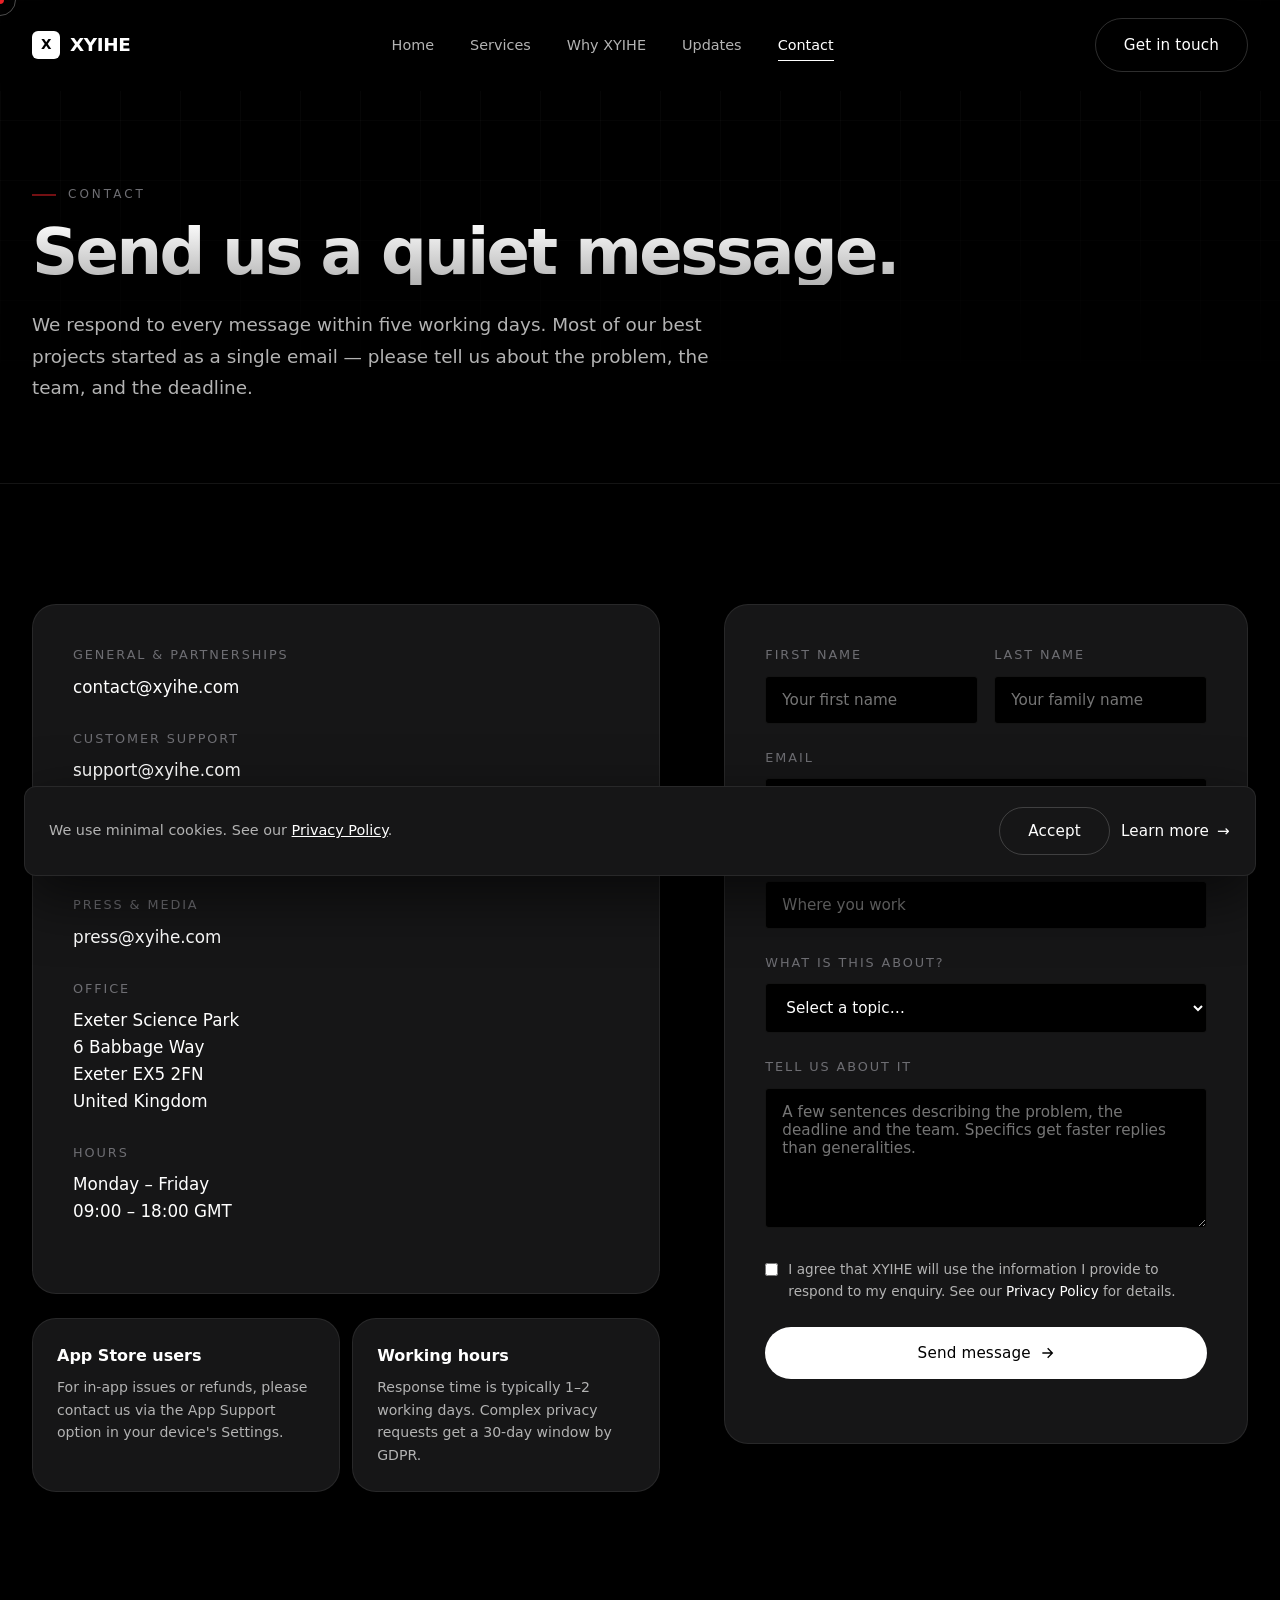
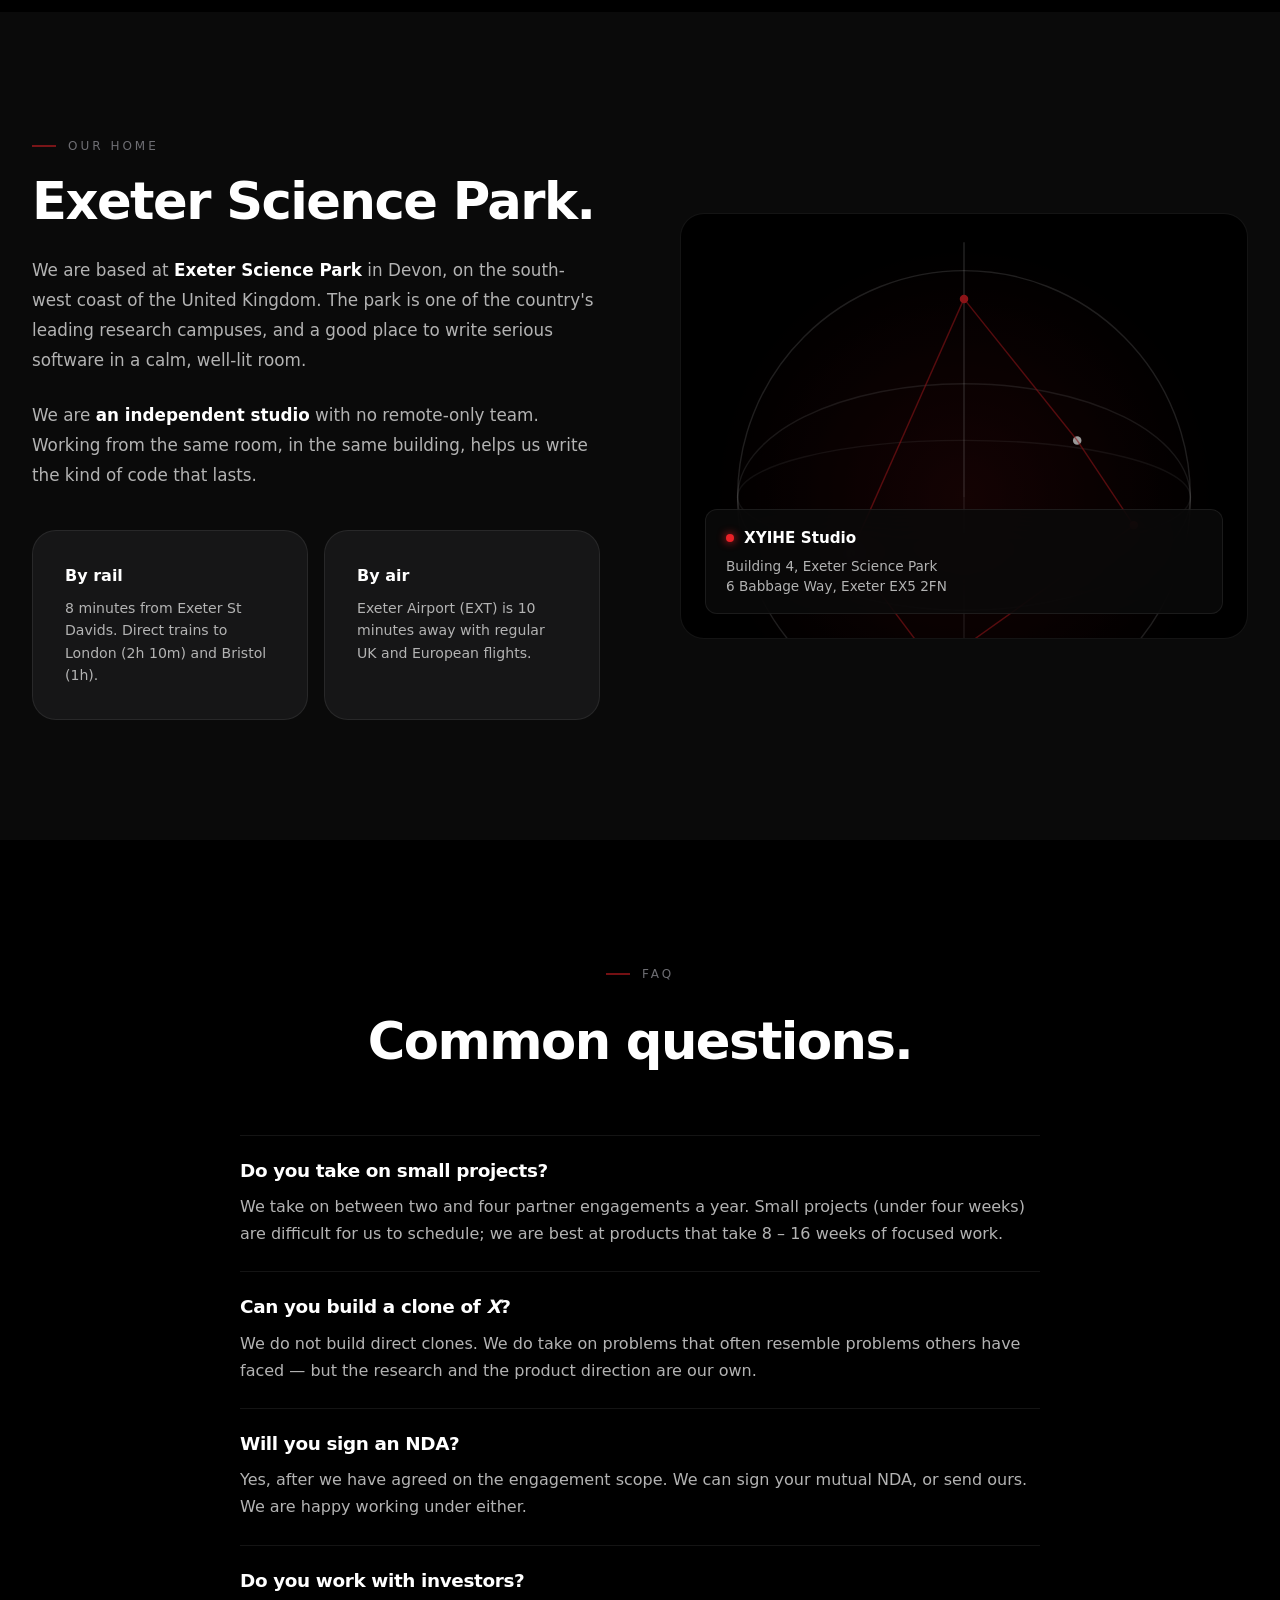
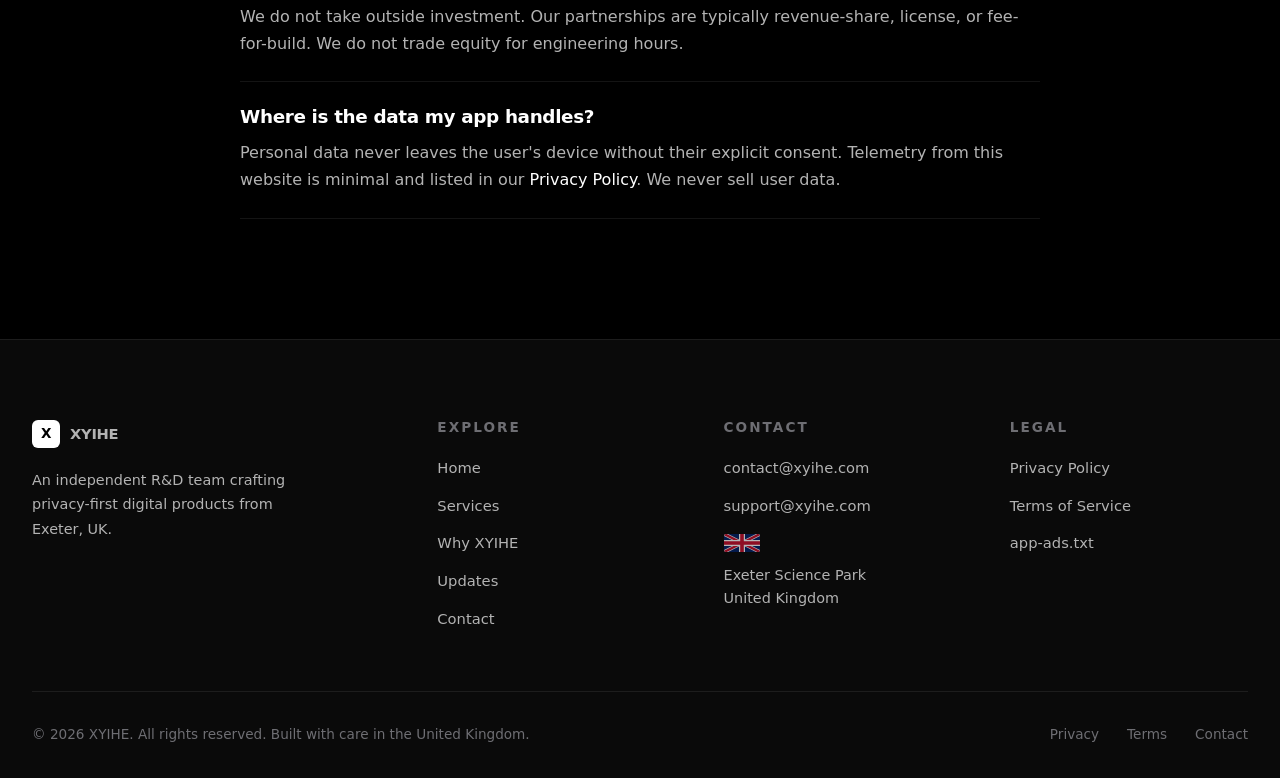
<file: contact.html>
﻿<!DOCTYPE html>
<html lang="en">
<head>
    <meta charset="UTF-8">
    <meta http-equiv="X-UA-Compatible" content="IE=edge">
    <meta name="viewport" content="width=device-width, initial-scale=1.0">
    <title>Contact XYIHE — Let's Design Something Together</title>
    <meta name="description" content="Reach the XYIHE team for partnership enquiries, support, privacy requests or general questions. We respond to every message within five working days.">
    <meta name="robots" content="index, follow">
    <link rel="canonical" href="https://xyihe.com/contact.html">
    <link rel="icon" type="image/svg+xml" href="images/favicon.svg">
    <link rel="stylesheet" href="css/style.css">
</head>
<body>

<div class="loader"><div class="loader-mark">XYIHE</div><div class="loader-bar"></div></div>

<header class="site-header">
    <div class="container nav-wrap">
        <a href="/" class="brand"><span class="brand-mark">X</span><span>XYIHE</span></a>
        <nav class="nav-list">
            <a href="index.html">Home</a>
            <a href="services.html">Services</a>
            <a href="advantages.html">Why XYIHE</a>
            <a href="news.html">Updates</a>
            <a href="contact.html" class="active">Contact</a>
        </nav>
        <div class="nav-cta">
            <a href="#form" class="btn btn-outline" data-magnetic>Get in touch</a>
        </div>
    </div>
</header>

<section class="page-hero">
    <div class="page-hero-grid"></div>
    <div class="container">
        <div class="page-hero-inner reveal">
            <span class="eyebrow">Contact</span>
            <h1 class="h-hero">Send us a quiet message.</h1>
            <p class="text-soft reveal reveal-delay-1" style="margin-top: 24px; max-width: 720px; font-size: 1.15rem; line-height: 1.7;">
                We respond to every message within five working days. Most of our best projects started as a single email — please tell us about the problem, the team, and the deadline.
            </p>
        </div>
    </div>
</section>

<section class="section">
    <div class="container">
        <div class="contact-grid">
            <div>
                <div class="contact-info reveal">
                    <dl>
                        <dt>General & partnerships</dt>
                        <dd><a href="mailto:contact@xyihe.com">contact@xyihe.com</a></dd>
                        <dt>Customer support</dt>
                        <dd><a href="mailto:support@xyihe.com">support@xyihe.com</a></dd>
                        <dt>Privacy requests</dt>
                        <dd><a href="mailto:privacy@xyihe.com">privacy@xyihe.com</a></dd>
                        <dt>Press & media</dt>
                        <dd><a href="mailto:press@xyihe.com">press@xyihe.com</a></dd>
                        <dt>Office</dt>
                        <dd>Exeter Science Park<br>6 Babbage Way<br>Exeter EX5 2FN<br>United Kingdom</dd>
                        <dt>Hours</dt>
                        <dd>Monday – Friday<br>09:00 – 18:00 GMT</dd>
                    </dl>
                </div>

                <div class="reveal reveal-delay-1" style="margin-top: 24px; display: grid; grid-template-columns: 1fr 1fr; gap: 12px;">
                    <div class="card" style="padding: 24px;">
                        <strong style="color: #fff; display: block; margin-bottom: 8px;">App Store users</strong>
                        <p class="text-soft" style="font-size: 0.88rem; line-height: 1.6; margin: 0;">For in-app issues or refunds, please contact us via the App Support option in your device's Settings.</p>
                    </div>
                    <div class="card" style="padding: 24px;">
                        <strong style="color: #fff; display: block; margin-bottom: 8px;">Working hours</strong>
                        <p class="text-soft" style="font-size: 0.88rem; line-height: 1.6; margin: 0;">Response time is typically 1–2 working days. Complex privacy requests get a 30-day window by GDPR.</p>
                    </div>
                </div>
            </div>

            <div class="reveal reveal-delay-2">
                <form class="contact-form" id="contact-form">
                    <div class="form-grid-2">
                        <div class="form-row">
                            <label for="first-name">First name</label>
                            <input type="text" id="first-name" name="first-name" required placeholder="Your first name">
                        </div>
                        <div class="form-row">
                            <label for="last-name">Last name</label>
                            <input type="text" id="last-name" name="last-name" required placeholder="Your family name">
                        </div>
                    </div>
                    <div class="form-row">
                        <label for="email">Email</label>
                        <input type="email" id="email" name="email" required placeholder="you@example.com">
                    </div>
                    <div class="form-row">
                        <label for="company">Company / organisation <span style="color: var(--color-text-mute); font-weight: normal;">(optional)</span></label>
                        <input type="text" id="company" name="company" placeholder="Where you work">
                    </div>
                    <div class="form-row">
                        <label for="topic">What is this about?</label>
                        <select id="topic" name="topic" required>
                            <option value="">Select a topic…</option>
                            <option value="partnership">New project / partnership</option>
                            <option value="press">Press / media request</option>
                            <option value="privacy">Privacy / data request</option>
                            <option value="support">App support</option>
                            <option value="careers">Careers</option>
                            <option value="other">Something else</option>
                        </select>
                    </div>
                    <div class="form-row">
                        <label for="message">Tell us about it</label>
                        <textarea id="message" name="message" required placeholder="A few sentences describing the problem, the deadline and the team. Specifics get faster replies than generalities."></textarea>
                    </div>
                    <div style="display: flex; align-items: flex-start; gap: 10px; margin-bottom: 24px;">
                        <input type="checkbox" id="consent" required style="margin-top: 4px;">
                        <label for="consent" style="font-size: 0.85rem; color: var(--color-text-soft); text-transform: none; letter-spacing: 0; line-height: 1.6; margin-bottom: 0; cursor: pointer;">
                            I agree that XYIHE will use the information I provide to respond to my enquiry. See our <a href="privacy-policy.html" style="color:#fff;">Privacy Policy</a> for details.
                        </label>
                    </div>
                    <button type="submit" class="btn btn-primary" style="width: 100%; justify-content: center; padding: 16px 28px;" data-magnetic>
                        Send message
                        <svg width="16" height="16" viewBox="0 0 24 24" fill="none" stroke="currentColor" stroke-width="2"><path d="M5 12h14M13 5l7 7-7 7"/></svg>
                    </button>
                    <p class="form-status mt-24" style="text-align: center; font-size: 0.9rem;"></p>
                </form>
            </div>
        </div>
    </div>
</section>

<section class="section section-bg">
    <div class="container">
        <div class="split">
            <div class="reveal">
                <span class="eyebrow">Our home</span>
                <h2 class="h-section">Exeter Science Park.</h2>
                <p class="text-soft mt-24" style="font-size: 1.05rem; line-height: 1.8;">We are based at <strong style="color:#fff;">Exeter Science Park</strong> in Devon, on the south-west coast of the United Kingdom. The park is one of the country's leading research campuses, and a good place to write serious software in a calm, well-lit room.</p>
                <p class="text-soft mt-24" style="font-size: 1.05rem; line-height: 1.8;">We are <strong style="color:#fff;">an independent studio</strong> with no remote-only team. Working from the same room, in the same building, helps us write the kind of code that lasts.</p>
                <div style="margin-top: 40px; display: grid; grid-template-columns: 1fr 1fr; gap: 16px;">
                    <div class="card"><strong style="color:#fff; display: block; margin-bottom: 8px;">By rail</strong><p class="text-soft" style="font-size: 0.88rem; line-height: 1.6; margin: 0;">8 minutes from Exeter St Davids. Direct trains to London (2h 10m) and Bristol (1h).</p></div>
                    <div class="card"><strong style="color:#fff; display: block; margin-bottom: 8px;">By air</strong><p class="text-soft" style="font-size: 0.88rem; line-height: 1.6; margin: 0;">Exeter Airport (EXT) is 10 minutes away with regular UK and European flights.</p></div>
                </div>
            </div>

            <div class="reveal reveal-delay-2">
                <div style="position: relative; aspect-ratio: 4/3; background: var(--color-bg); border: 1px solid var(--color-line); border-radius: var(--radius-lg); overflow: hidden;">
                    <img src="images/globe.svg" alt="Map of Exeter" style="width: 100%; opacity: 0.6;">
                    <div style="position: absolute; bottom: 24px; left: 24px; right: 24px;">
                        <div style="background: rgba(10,10,10,0.8); backdrop-filter: blur(20px); border: 1px solid var(--color-line); border-radius: var(--radius-md); padding: 16px 20px;">
                            <div style="display: flex; align-items: center; gap: 10px; margin-bottom: 6px;">
                                <span style="width: 8px; height: 8px; background: var(--color-accent); border-radius: 50%; box-shadow: 0 0 8px var(--color-accent);"></span>
                                <strong style="color:#fff; font-size: 0.95rem;">XYIHE Studio</strong>
                            </div>
                            <p class="text-soft" style="font-size: 0.85rem; line-height: 1.5; margin: 0;">Building 4, Exeter Science Park<br>6 Babbage Way, Exeter EX5 2FN</p>
                        </div>
                    </div>
                </div>
            </div>
        </div>
    </div>
</section>

<section class="section">
    <div class="container">
        <div class="section-head reveal">
            <span class="eyebrow" style="margin-left: auto; margin-right: auto;">FAQ</span>
            <h2 class="h-section">Common questions.</h2>
        </div>

        <div class="reveal" style="max-width: 800px; margin: 0 auto;">
            <div style="border-top: 1px solid var(--color-line); padding: 24px 0;">
                <h3 style="color: #fff; font-size: 1.15rem; margin-bottom: 12px;">Do you take on small projects?</h3>
                <p class="text-soft" style="line-height: 1.7;">We take on between two and four partner engagements a year. Small projects (under four weeks) are difficult for us to schedule; we are best at products that take 8 – 16 weeks of focused work.</p>
            </div>
            <div style="border-top: 1px solid var(--color-line); padding: 24px 0;">
                <h3 style="color: #fff; font-size: 1.15rem; margin-bottom: 12px;">Can you build a clone of <em>X</em>?</h3>
                <p class="text-soft" style="line-height: 1.7;">We do not build direct clones. We do take on problems that often resemble problems others have faced — but the research and the product direction are our own.</p>
            </div>
            <div style="border-top: 1px solid var(--color-line); padding: 24px 0;">
                <h3 style="color: #fff; font-size: 1.15rem; margin-bottom: 12px;">Will you sign an NDA?</h3>
                <p class="text-soft" style="line-height: 1.7;">Yes, after we have agreed on the engagement scope. We can sign your mutual NDA, or send ours. We are happy working under either.</p>
            </div>
            <div style="border-top: 1px solid var(--color-line); padding: 24px 0;">
                <h3 style="color: #fff; font-size: 1.15rem; margin-bottom: 12px;">Do you work with investors?</h3>
                <p class="text-soft" style="line-height: 1.7;">We do not take outside investment. Our partnerships are typically revenue-share, license, or fee-for-build. We do not trade equity for engineering hours.</p>
            </div>
            <div style="border-top: 1px solid var(--color-line); padding: 24px 0; border-bottom: 1px solid var(--color-line);">
                <h3 style="color: #fff; font-size: 1.15rem; margin-bottom: 12px;">Where is the data my app handles?</h3>
                <p class="text-soft" style="line-height: 1.7;">Personal data never leaves the user's device without their explicit consent. Telemetry from this website is minimal and listed in our <a href="privacy-policy.html" style="color:#fff;">Privacy Policy</a>. We never sell user data.</p>
            </div>
        </div>
    </div>
</section>

<footer class="site-footer">
    <div class="container">
        <div class="footer-grid">
            <div class="footer-col"><a href="/" class="brand" style="margin-bottom: 20px; display: inline-flex;"><span class="brand-mark">X</span><span>XYIHE</span></a><p class="text-soft" style="font-size: 0.9rem; line-height: 1.7; max-width: 280px; margin-bottom: 24px;">An independent R&D team crafting privacy-first digital products from Exeter, UK.</p></div>
            <div class="footer-col"><h5>Explore</h5><ul><li><a href="index.html">Home</a></li><li><a href="services.html">Services</a></li><li><a href="advantages.html">Why XYIHE</a></li><li><a href="news.html">Updates</a></li><li><a href="contact.html">Contact</a></li></ul></div>
            <div class="footer-col"><h5>Contact</h5><ul><li><a href="mailto:contact@xyihe.com">contact@xyihe.com</a></li><li><a href="mailto:support@xyihe.com">support@xyihe.com</a></li><li><img src="images/uk-flag.svg" alt="United Kingdom" style="width: 36px; opacity: 0.7; border-radius: 2px; margin-top: 16px;"></li><li style="color: var(--color-text-soft); font-size: 0.9rem; line-height: 1.6;">Exeter Science Park<br>United Kingdom</li></ul></div>
            <div class="footer-col"><h5>Legal</h5><ul><li><a href="privacy-policy.html">Privacy Policy</a></li><li><a href="terms-of-service.html">Terms of Service</a></li><li><a href="app-ads.txt">app-ads.txt</a></li></ul></div>
        </div>
        <div class="footer-bottom"><div>© <span data-year>2026</span> XYIHE. All rights reserved. Built with care in the United Kingdom.</div><div class="footer-bottom-meta"><a href="privacy-policy.html">Privacy</a><a href="terms-of-service.html">Terms</a><a href="contact.html">Contact</a></div></div>
    </div>
</footer>

<div class="cookie-banner" style="display: none;"><p>We use minimal cookies. See our <a href="privacy-policy.html" style="color:#fff; text-decoration: underline;">Privacy Policy</a>.</p><div class="cookie-actions"><button class="btn btn-outline" data-cookie>Accept</button><a class="btn btn-ghost" href="privacy-policy.html" style="color:#fff;">Learn more</a></div></div>

<script src="js/main.js"></script>
</body>
</html>
</file>
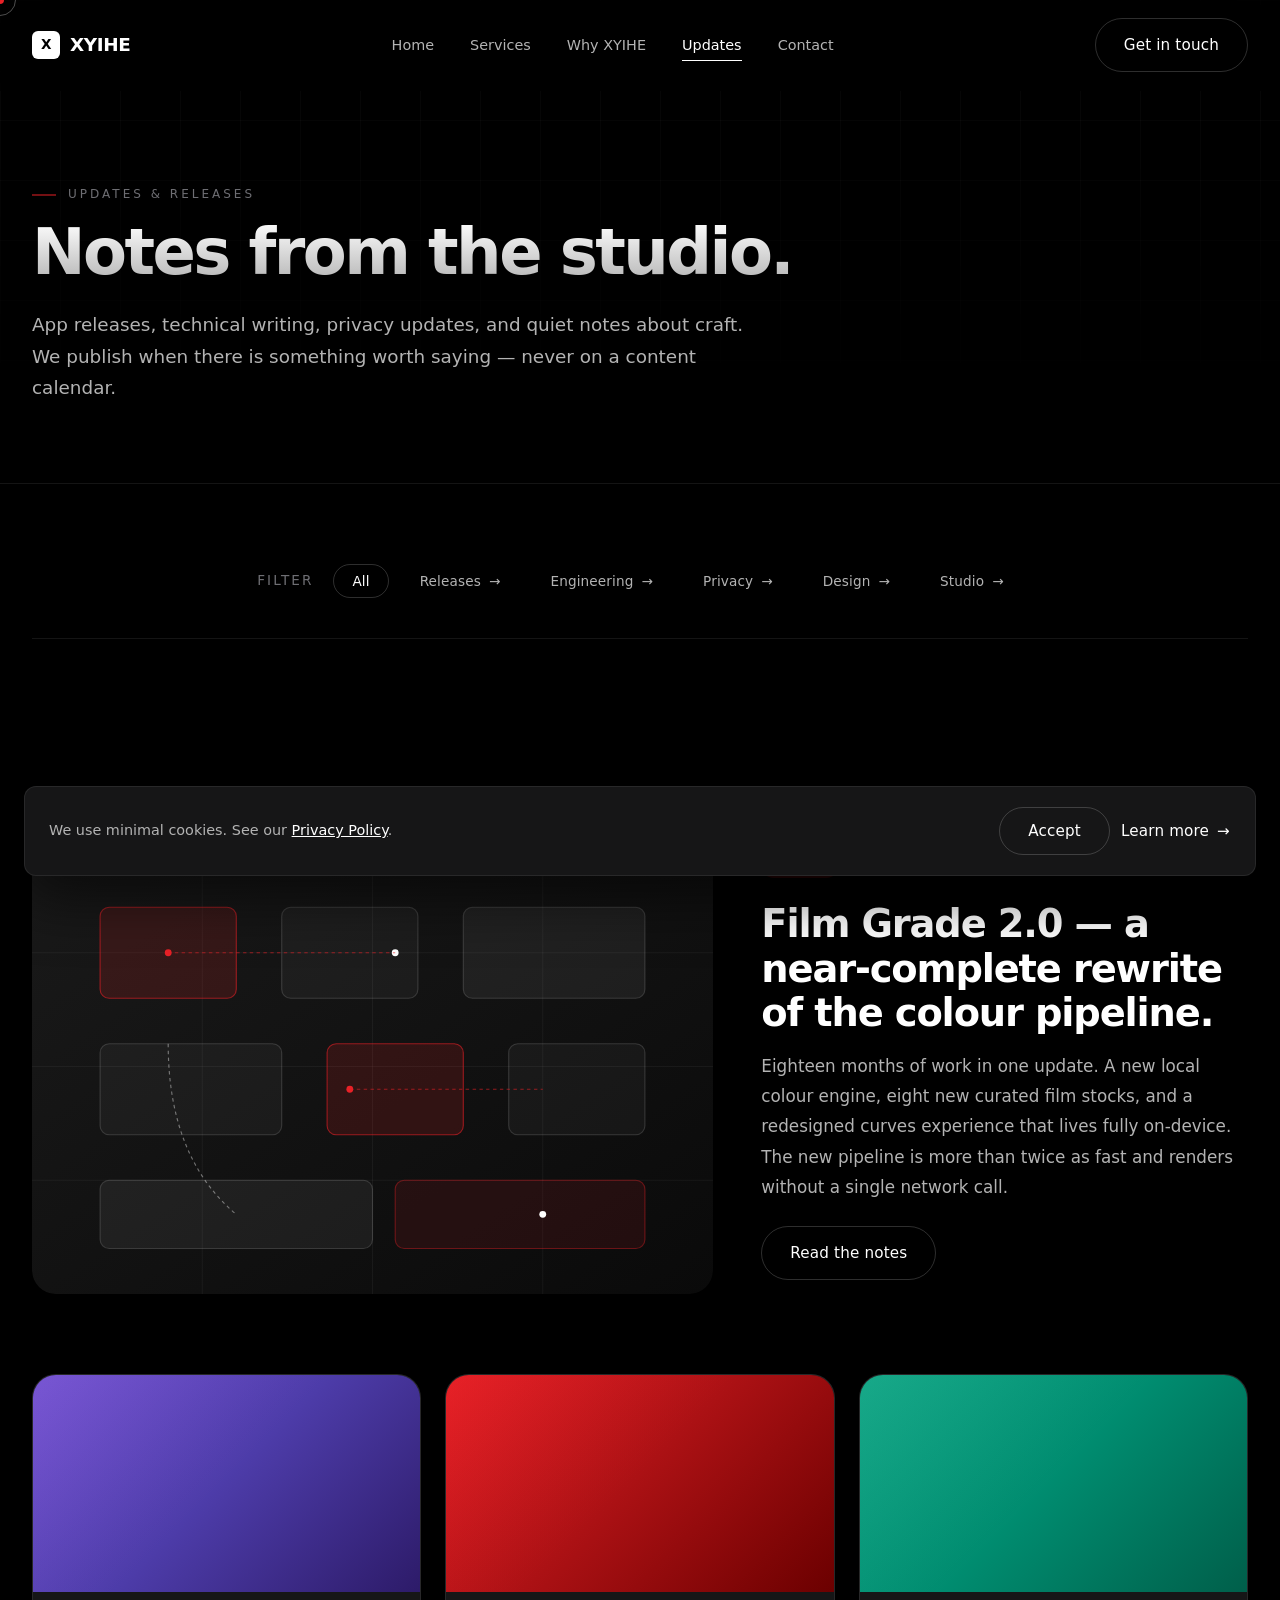
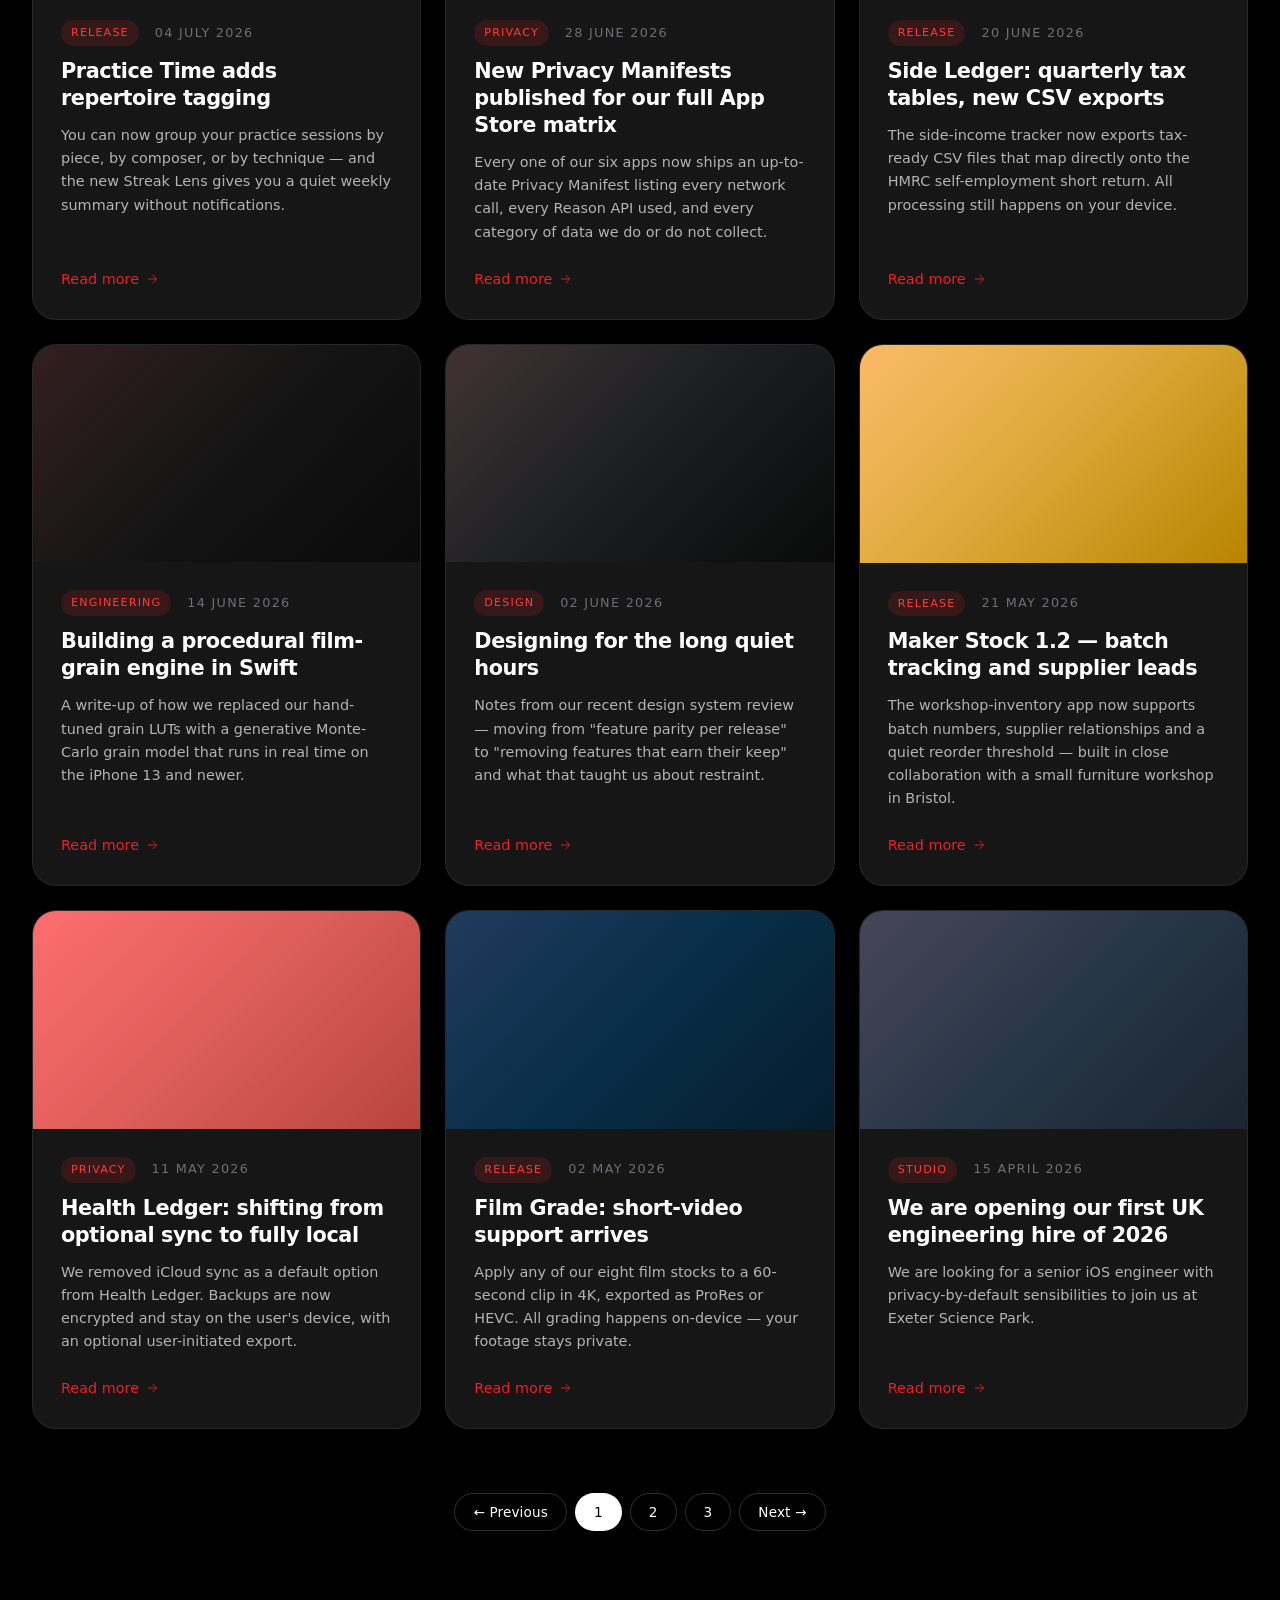
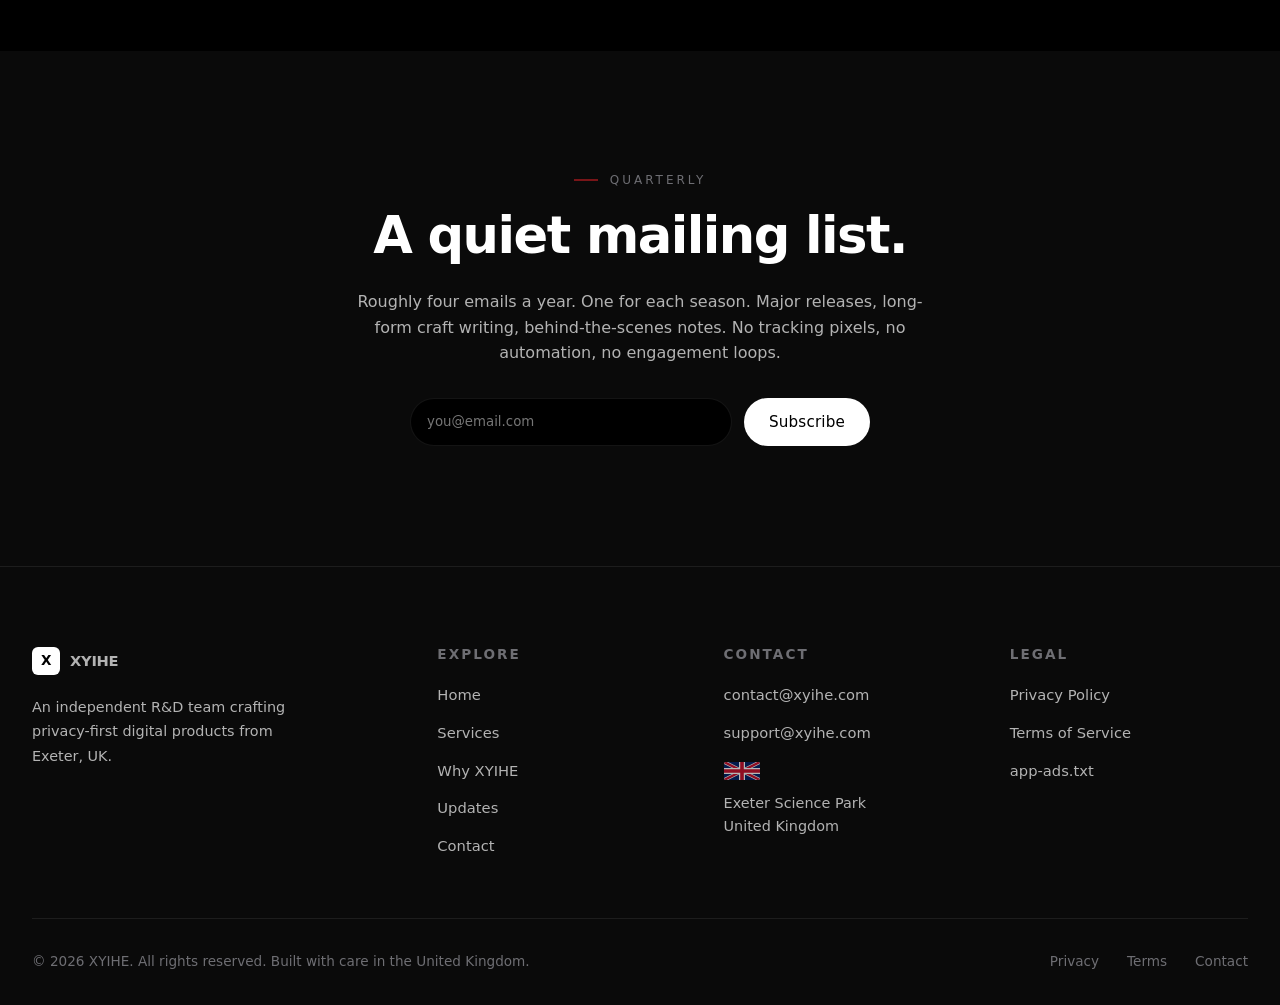
<file: news.html>
﻿<!DOCTYPE html>
<html lang="en">
<head>
    <meta charset="UTF-8">
    <meta http-equiv="X-UA-Compatible" content="IE=edge">
    <meta name="viewport" content="width=device-width, initial-scale=1.0">
    <title>Updates & Releases — XYIHE</title>
    <meta name="description" content="Latest product updates, technical writing, and team notes from XYIHE. Read about new releases on the App Store, behind-the-scenes craft notes, and what we are working on next.">
    <meta name="robots" content="index, follow">
    <link rel="canonical" href="https://xyihe.com/news.html">
    <link rel="icon" type="image/svg+xml" href="images/favicon.svg">
    <link rel="stylesheet" href="css/style.css">
</head>
<body>

<div class="loader"><div class="loader-mark">XYIHE</div><div class="loader-bar"></div></div>

<header class="site-header">
    <div class="container nav-wrap">
        <a href="/" class="brand"><span class="brand-mark">X</span><span>XYIHE</span></a>
        <nav class="nav-list">
            <a href="index.html">Home</a>
            <a href="services.html">Services</a>
            <a href="advantages.html">Why XYIHE</a>
            <a href="news.html" class="active">Updates</a>
            <a href="contact.html">Contact</a>
        </nav>
        <div class="nav-cta">
            <a href="contact.html" class="btn btn-outline" data-magnetic>Get in touch</a>
        </div>
    </div>
</header>

<section class="page-hero">
    <div class="page-hero-grid"></div>
    <div class="container">
        <div class="page-hero-inner reveal">
            <span class="eyebrow">Updates & Releases</span>
            <h1 class="h-hero">Notes from the studio.</h1>
            <p class="text-soft reveal reveal-delay-1" style="margin-top: 24px; max-width: 720px; font-size: 1.15rem; line-height: 1.7;">
                App releases, technical writing, privacy updates, and quiet notes about craft. We publish when there is something worth saying — never on a content calendar.
            </p>
        </div>
    </div>
</section>

<section class="section-sm">
    <div class="container">
        <div class="reveal" style="display: flex; gap: 12px; flex-wrap: wrap; align-items: center; justify-content: center; padding-bottom: 40px; border-bottom: 1px solid var(--color-line);">
            <span style="color: var(--color-text-mute); font-size: 0.85rem; text-transform: uppercase; letter-spacing: 0.15em; margin-right: 8px;">Filter</span>
            <button class="btn btn-outline" style="padding: 8px 18px; font-size: 0.85rem;">All</button>
            <button class="btn btn-ghost" style="padding: 8px 18px; font-size: 0.85rem; color: var(--color-text-soft);">Releases</button>
            <button class="btn btn-ghost" style="padding: 8px 18px; font-size: 0.85rem; color: var(--color-text-soft);">Engineering</button>
            <button class="btn btn-ghost" style="padding: 8px 18px; font-size: 0.85rem; color: var(--color-text-soft);">Privacy</button>
            <button class="btn btn-ghost" style="padding: 8px 18px; font-size: 0.85rem; color: var(--color-text-soft);">Design</button>
            <button class="btn btn-ghost" style="padding: 8px 18px; font-size: 0.85rem; color: var(--color-text-soft);">Studio</button>
        </div>
    </div>
</section>

<section class="section">
    <div class="container">
        <div class="reveal" style="display: grid; grid-template-columns: 1.4fr 1fr; gap: 48px; align-items: center; margin-bottom: 80px;">
            <div>
                <img src="images/tech-visual.svg" alt="Featured update" style="width: 100%; border-radius: var(--radius-lg);">
            </div>
            <div>
                <div class="flex items-center gap-16" style="margin-bottom: 24px;">
                    <span class="news-tag">Release</span>
                    <span class="text-mute" style="font-size: 0.85rem; letter-spacing: 0.1em; text-transform: uppercase;">12 July 2026</span>
                </div>
                <h2 class="h-section" style="font-size: 2.4rem; margin-bottom: 16px;">Film Grade 2.0 — a near-complete rewrite of the colour pipeline.</h2>
                <p class="text-soft" style="line-height: 1.8; margin-bottom: 24px; font-size: 1.05rem;">
                    Eighteen months of work in one update. A new local colour engine, eight new curated film stocks, and a redesigned curves experience that lives fully on-device. The new pipeline is more than twice as fast and renders without a single network call.
                </p>
                <a href="#" class="btn btn-outline" data-magnetic>Read the notes</a>
            </div>
        </div>

        <div class="grid grid-3">
            <article class="news-card">
                <div class="news-thumb" style="background: linear-gradient(135deg, #6c5ce7, #2d1b69);"></div>
                <div class="news-body">
                    <div class="news-meta"><span class="news-tag">Release</span><span>04 July 2026</span></div>
                    <h3 class="news-title">Practice Time adds repertoire tagging</h3>
                    <p class="news-excerpt">You can now group your practice sessions by piece, by composer, or by technique — and the new Streak Lens gives you a quiet weekly summary without notifications.</p>
                    <a href="#" class="news-link">Read more <svg width="14" height="14" viewBox="0 0 24 24" fill="none" stroke="currentColor" stroke-width="1.5"><path d="M5 12h14M13 5l7 7-7 7"/></svg></a>
                </div>
            </article>

            <article class="news-card">
                <div class="news-thumb" style="background: linear-gradient(135deg, #e82127, #6b0000);"></div>
                <div class="news-body">
                    <div class="news-meta"><span class="news-tag">Privacy</span><span>28 June 2026</span></div>
                    <h3 class="news-title">New Privacy Manifests published for our full App Store matrix</h3>
                    <p class="news-excerpt">Every one of our six apps now ships an up-to-date Privacy Manifest listing every network call, every Reason API used, and every category of data we do or do not collect.</p>
                    <a href="#" class="news-link">Read more <svg width="14" height="14" viewBox="0 0 24 24" fill="none" stroke="currentColor" stroke-width="1.5"><path d="M5 12h14M13 5l7 7-7 7"/></svg></a>
                </div>
            </article>

            <article class="news-card">
                <div class="news-thumb" style="background: linear-gradient(135deg, #00b894, #005f4a);"></div>
                <div class="news-body">
                    <div class="news-meta"><span class="news-tag">Release</span><span>20 June 2026</span></div>
                    <h3 class="news-title">Side Ledger: quarterly tax tables, new CSV exports</h3>
                    <p class="news-excerpt">The side-income tracker now exports tax-ready CSV files that map directly onto the HMRC self-employment short return. All processing still happens on your device.</p>
                    <a href="#" class="news-link">Read more <svg width="14" height="14" viewBox="0 0 24 24" fill="none" stroke="currentColor" stroke-width="1.5"><path d="M5 12h14M13 5l7 7-7 7"/></svg></a>
                </div>
            </article>

            <article class="news-card">
                <div class="news-thumb" style="background: linear-gradient(135deg, #1f1f1f, #0a0a0a);"></div>
                <div class="news-body">
                    <div class="news-meta"><span class="news-tag">Engineering</span><span>14 June 2026</span></div>
                    <h3 class="news-title">Building a procedural film-grain engine in Swift</h3>
                    <p class="news-excerpt">A write-up of how we replaced our hand-tuned grain LUTs with a generative Monte-Carlo grain model that runs in real time on the iPhone 13 and newer.</p>
                    <a href="#" class="news-link">Read more <svg width="14" height="14" viewBox="0 0 24 24" fill="none" stroke="currentColor" stroke-width="1.5"><path d="M5 12h14M13 5l7 7-7 7"/></svg></a>
                </div>
            </article>

            <article class="news-card">
                <div class="news-thumb" style="background: linear-gradient(135deg, #2d3436, #0a0a0a);"></div>
                <div class="news-body">
                    <div class="news-meta"><span class="news-tag">Design</span><span>02 June 2026</span></div>
                    <h3 class="news-title">Designing for the long quiet hours</h3>
                    <p class="news-excerpt">Notes from our recent design system review — moving from "feature parity per release" to "removing features that earn their keep" and what that taught us about restraint.</p>
                    <a href="#" class="news-link">Read more <svg width="14" height="14" viewBox="0 0 24 24" fill="none" stroke="currentColor" stroke-width="1.5"><path d="M5 12h14M13 5l7 7-7 7"/></svg></a>
                </div>
            </article>

            <article class="news-card">
                <div class="news-thumb" style="background: linear-gradient(135deg, #fdcb6e, #b88400);"></div>
                <div class="news-body">
                    <div class="news-meta"><span class="news-tag">Release</span><span>21 May 2026</span></div>
                    <h3 class="news-title">Maker Stock 1.2 — batch tracking and supplier leads</h3>
                    <p class="news-excerpt">The workshop-inventory app now supports batch numbers, supplier relationships and a quiet reorder threshold — built in close collaboration with a small furniture workshop in Bristol.</p>
                    <a href="#" class="news-link">Read more <svg width="14" height="14" viewBox="0 0 24 24" fill="none" stroke="currentColor" stroke-width="1.5"><path d="M5 12h14M13 5l7 7-7 7"/></svg></a>
                </div>
            </article>

            <article class="news-card">
                <div class="news-thumb" style="background: linear-gradient(135deg, #ff7675, #b8443d);"></div>
                <div class="news-body">
                    <div class="news-meta"><span class="news-tag">Privacy</span><span>11 May 2026</span></div>
                    <h3 class="news-title">Health Ledger: shifting from optional sync to fully local</h3>
                    <p class="news-excerpt">We removed iCloud sync as a default option from Health Ledger. Backups are now encrypted and stay on the user's device, with an optional user-initiated export.</p>
                    <a href="#" class="news-link">Read more <svg width="14" height="14" viewBox="0 0 24 24" fill="none" stroke="currentColor" stroke-width="1.5"><path d="M5 12h14M13 5l7 7-7 7"/></svg></a>
                </div>
            </article>

            <article class="news-card">
                <div class="news-thumb" style="background: linear-gradient(135deg, #0a3d62, #051e2e);"></div>
                <div class="news-body">
                    <div class="news-meta"><span class="news-tag">Release</span><span>02 May 2026</span></div>
                    <h3 class="news-title">Film Grade: short-video support arrives</h3>
                    <p class="news-excerpt">Apply any of our eight film stocks to a 60-second clip in 4K, exported as ProRes or HEVC. All grading happens on-device — your footage stays private.</p>
                    <a href="#" class="news-link">Read more <svg width="14" height="14" viewBox="0 0 24 24" fill="none" stroke="currentColor" stroke-width="1.5"><path d="M5 12h14M13 5l7 7-7 7"/></svg></a>
                </div>
            </article>

            <article class="news-card">
                <div class="news-thumb" style="background: linear-gradient(135deg, #34495e, #1a2530);"></div>
                <div class="news-body">
                    <div class="news-meta"><span class="news-tag">Studio</span><span>15 April 2026</span></div>
                    <h3 class="news-title">We are opening our first UK engineering hire of 2026</h3>
                    <p class="news-excerpt">We are looking for a senior iOS engineer with privacy-by-default sensibilities to join us at Exeter Science Park.</p>
                    <a href="#" class="news-link">Read more <svg width="14" height="14" viewBox="0 0 24 24" fill="none" stroke="currentColor" stroke-width="1.5"><path d="M5 12h14M13 5l7 7-7 7"/></svg></a>
                </div>
            </article>
        </div>

        <div class="reveal" style="display: flex; justify-content: center; gap: 8px; margin-top: 64px;">
            <button class="btn btn-outline" style="padding: 10px 18px; font-size: 0.85rem;">← Previous</button>
            <button class="btn btn-primary" style="padding: 10px 18px; font-size: 0.85rem;">1</button>
            <button class="btn btn-outline" style="padding: 10px 18px; font-size: 0.85rem;">2</button>
            <button class="btn btn-outline" style="padding: 10px 18px; font-size: 0.85rem;">3</button>
            <button class="btn btn-outline" style="padding: 10px 18px; font-size: 0.85rem;">Next →</button>
        </div>
    </div>
</section>

<section class="section section-bg">
    <div class="container">
        <div class="reveal" style="text-align: center; max-width: 600px; margin: 0 auto;">
            <span class="eyebrow" style="margin: 0 auto 16px; display: table;">Quarterly</span>
            <h2 class="h-section">A quiet mailing list.</h2>
            <p class="text-soft mt-24">Roughly four emails a year. One for each season. Major releases, long-form craft writing, behind-the-scenes notes. No tracking pixels, no automation, no engagement loops.</p>
            <form style="display: flex; gap: 12px; margin-top: 32px; max-width: 460px; margin-left: auto; margin-right: auto;">
                <input type="email" placeholder="you@email.com" style="flex: 1; padding: 14px 16px; background: var(--color-bg); border: 1px solid var(--color-line); border-radius: 999px; color: var(--color-text); font-family: inherit;">
                <button class="btn btn-primary" style="padding: 14px 24px;" data-magnetic>Subscribe</button>
            </form>
        </div>
    </div>
</section>

<footer class="site-footer">
    <div class="container">
        <div class="footer-grid">
            <div class="footer-col"><a href="/" class="brand" style="margin-bottom: 20px; display: inline-flex;"><span class="brand-mark">X</span><span>XYIHE</span></a><p class="text-soft" style="font-size: 0.9rem; line-height: 1.7; max-width: 280px; margin-bottom: 24px;">An independent R&D team crafting privacy-first digital products from Exeter, UK.</p></div>
            <div class="footer-col"><h5>Explore</h5><ul><li><a href="index.html">Home</a></li><li><a href="services.html">Services</a></li><li><a href="advantages.html">Why XYIHE</a></li><li><a href="news.html">Updates</a></li><li><a href="contact.html">Contact</a></li></ul></div>
            <div class="footer-col"><h5>Contact</h5><ul><li><a href="mailto:contact@xyihe.com">contact@xyihe.com</a></li><li><a href="mailto:support@xyihe.com">support@xyihe.com</a></li><li><img src="images/uk-flag.svg" alt="United Kingdom" style="width: 36px; opacity: 0.7; border-radius: 2px; margin-top: 16px;"></li><li style="color: var(--color-text-soft); font-size: 0.9rem; line-height: 1.6;">Exeter Science Park<br>United Kingdom</li></ul></div>
            <div class="footer-col"><h5>Legal</h5><ul><li><a href="privacy-policy.html">Privacy Policy</a></li><li><a href="terms-of-service.html">Terms of Service</a></li><li><a href="app-ads.txt">app-ads.txt</a></li></ul></div>
        </div>
        <div class="footer-bottom"><div>© <span data-year>2026</span> XYIHE. All rights reserved. Built with care in the United Kingdom.</div><div class="footer-bottom-meta"><a href="privacy-policy.html">Privacy</a><a href="terms-of-service.html">Terms</a><a href="contact.html">Contact</a></div></div>
    </div>
</footer>

<div class="cookie-banner" style="display: none;"><p>We use minimal cookies. See our <a href="privacy-policy.html" style="color:#fff; text-decoration: underline;">Privacy Policy</a>.</p><div class="cookie-actions"><button class="btn btn-outline" data-cookie>Accept</button><a class="btn btn-ghost" href="privacy-policy.html" style="color:#fff;">Learn more</a></div></div>

<script src="js/main.js"></script>
</body>
</html>
</file>
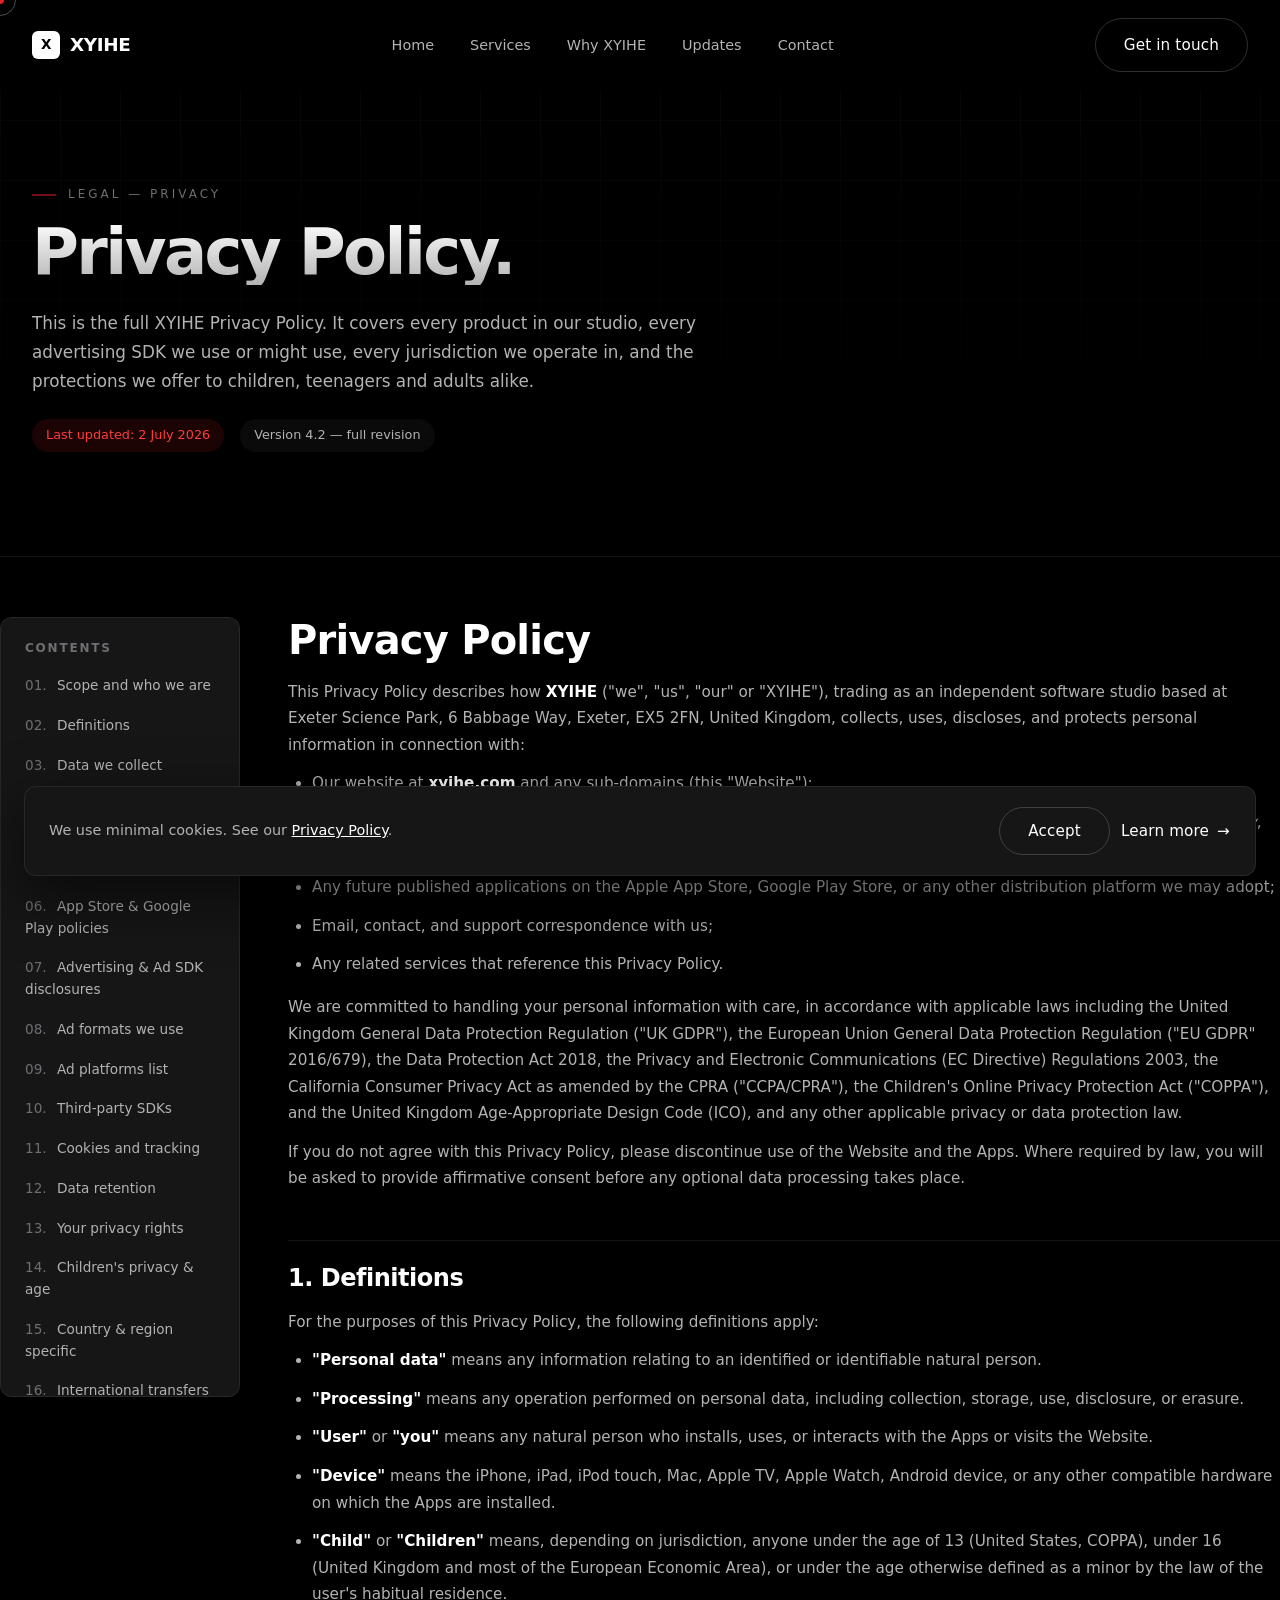
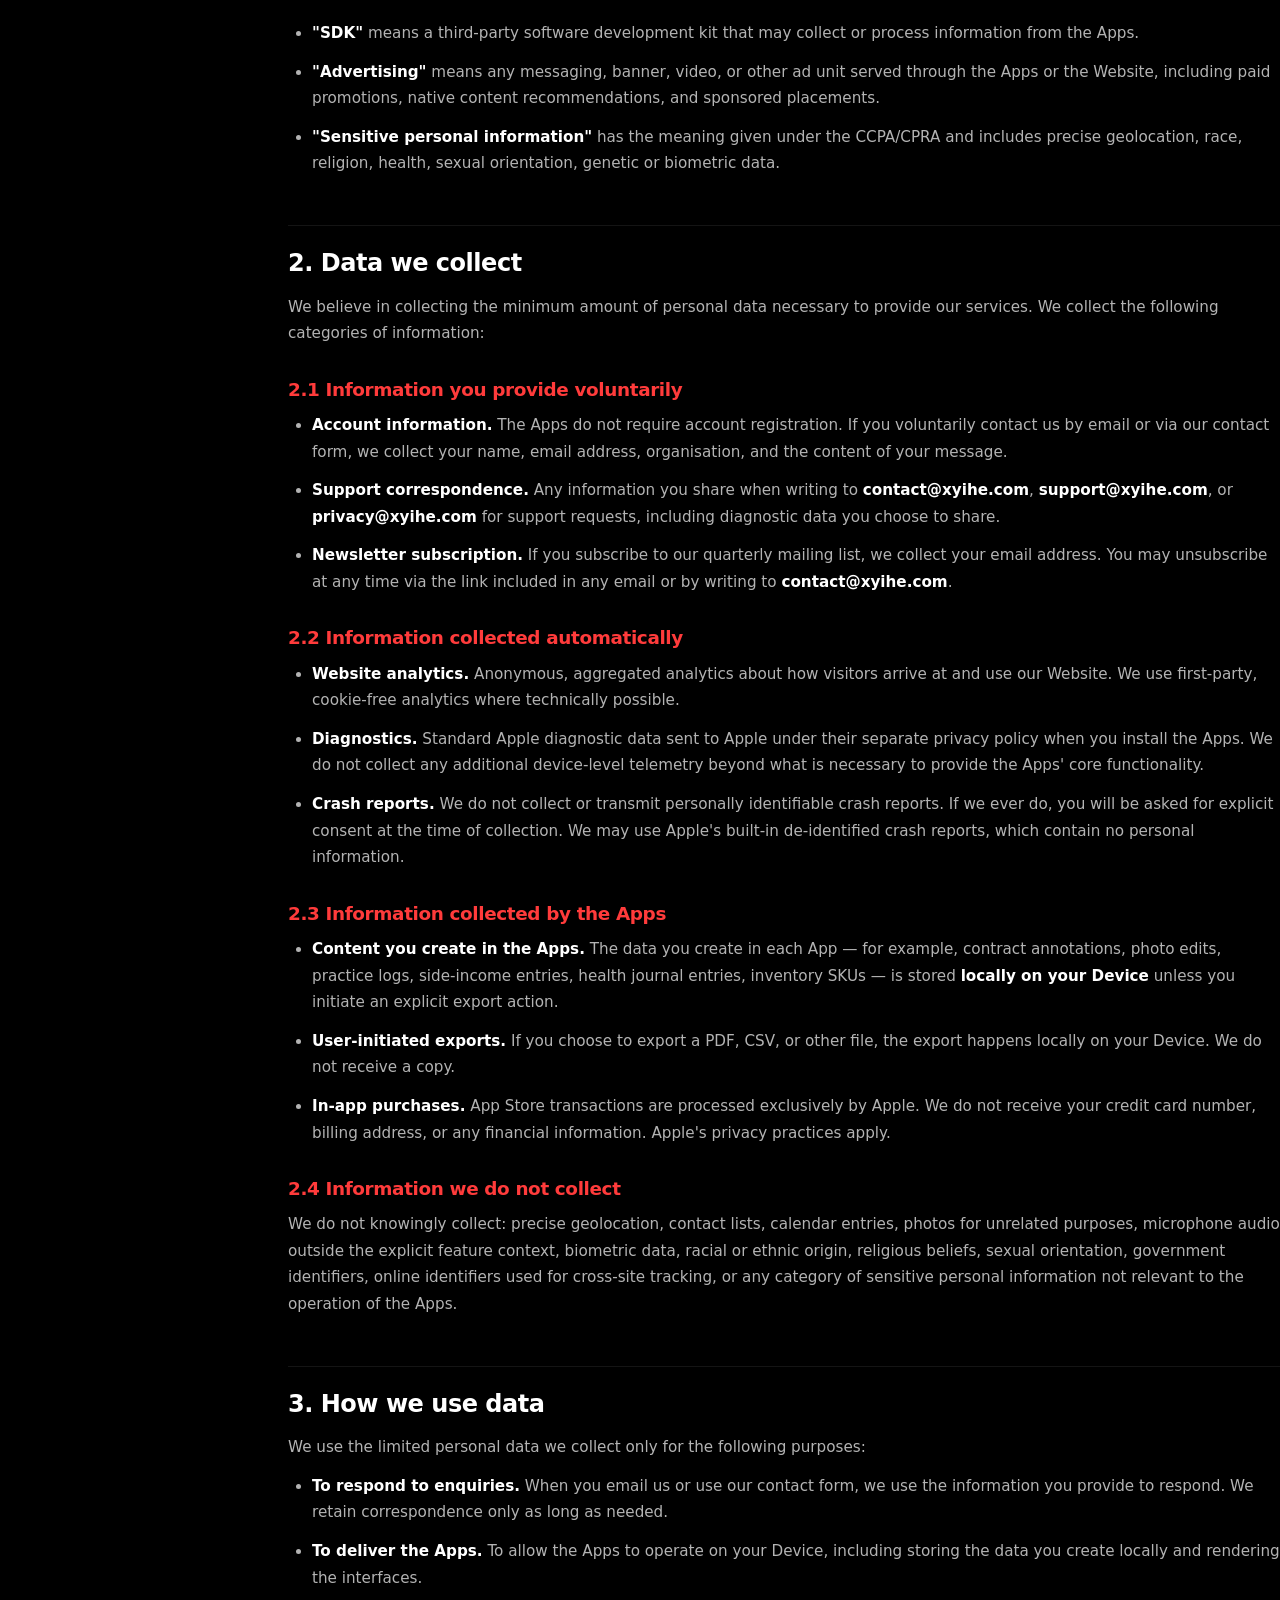
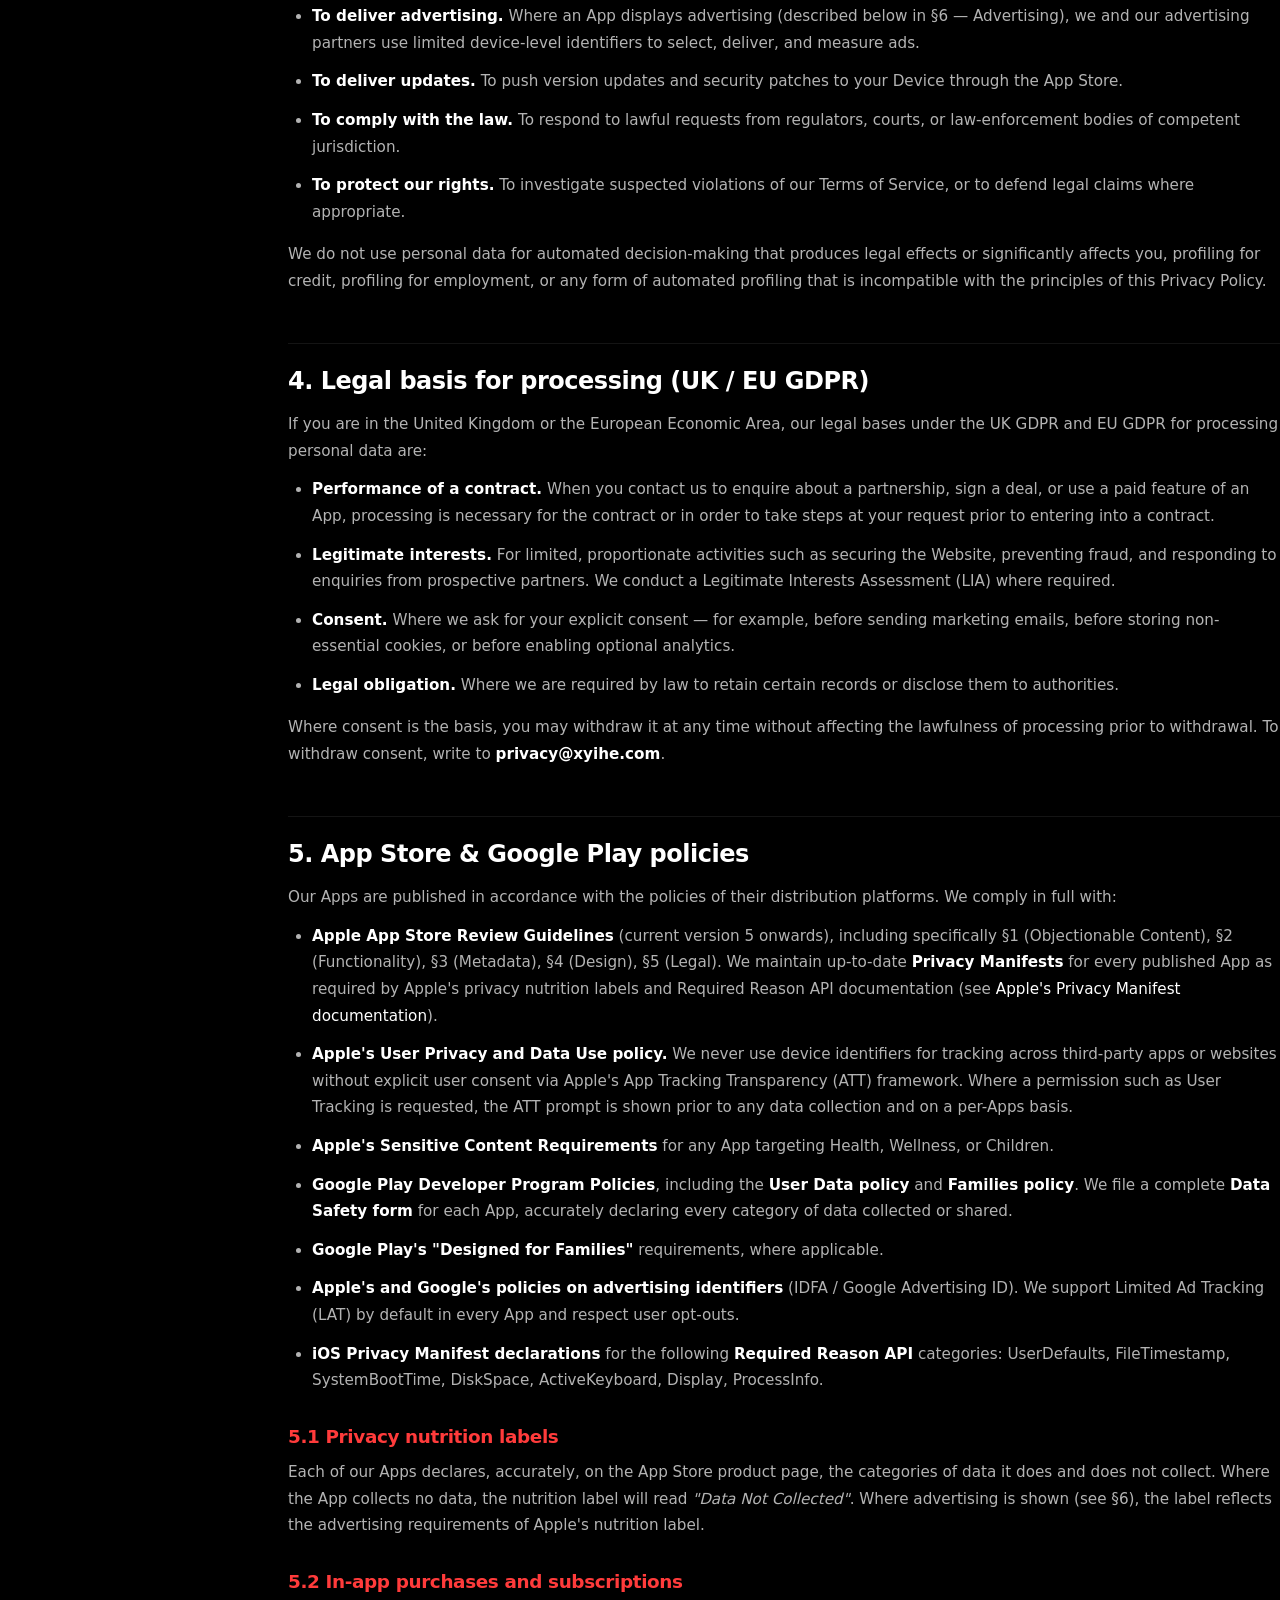
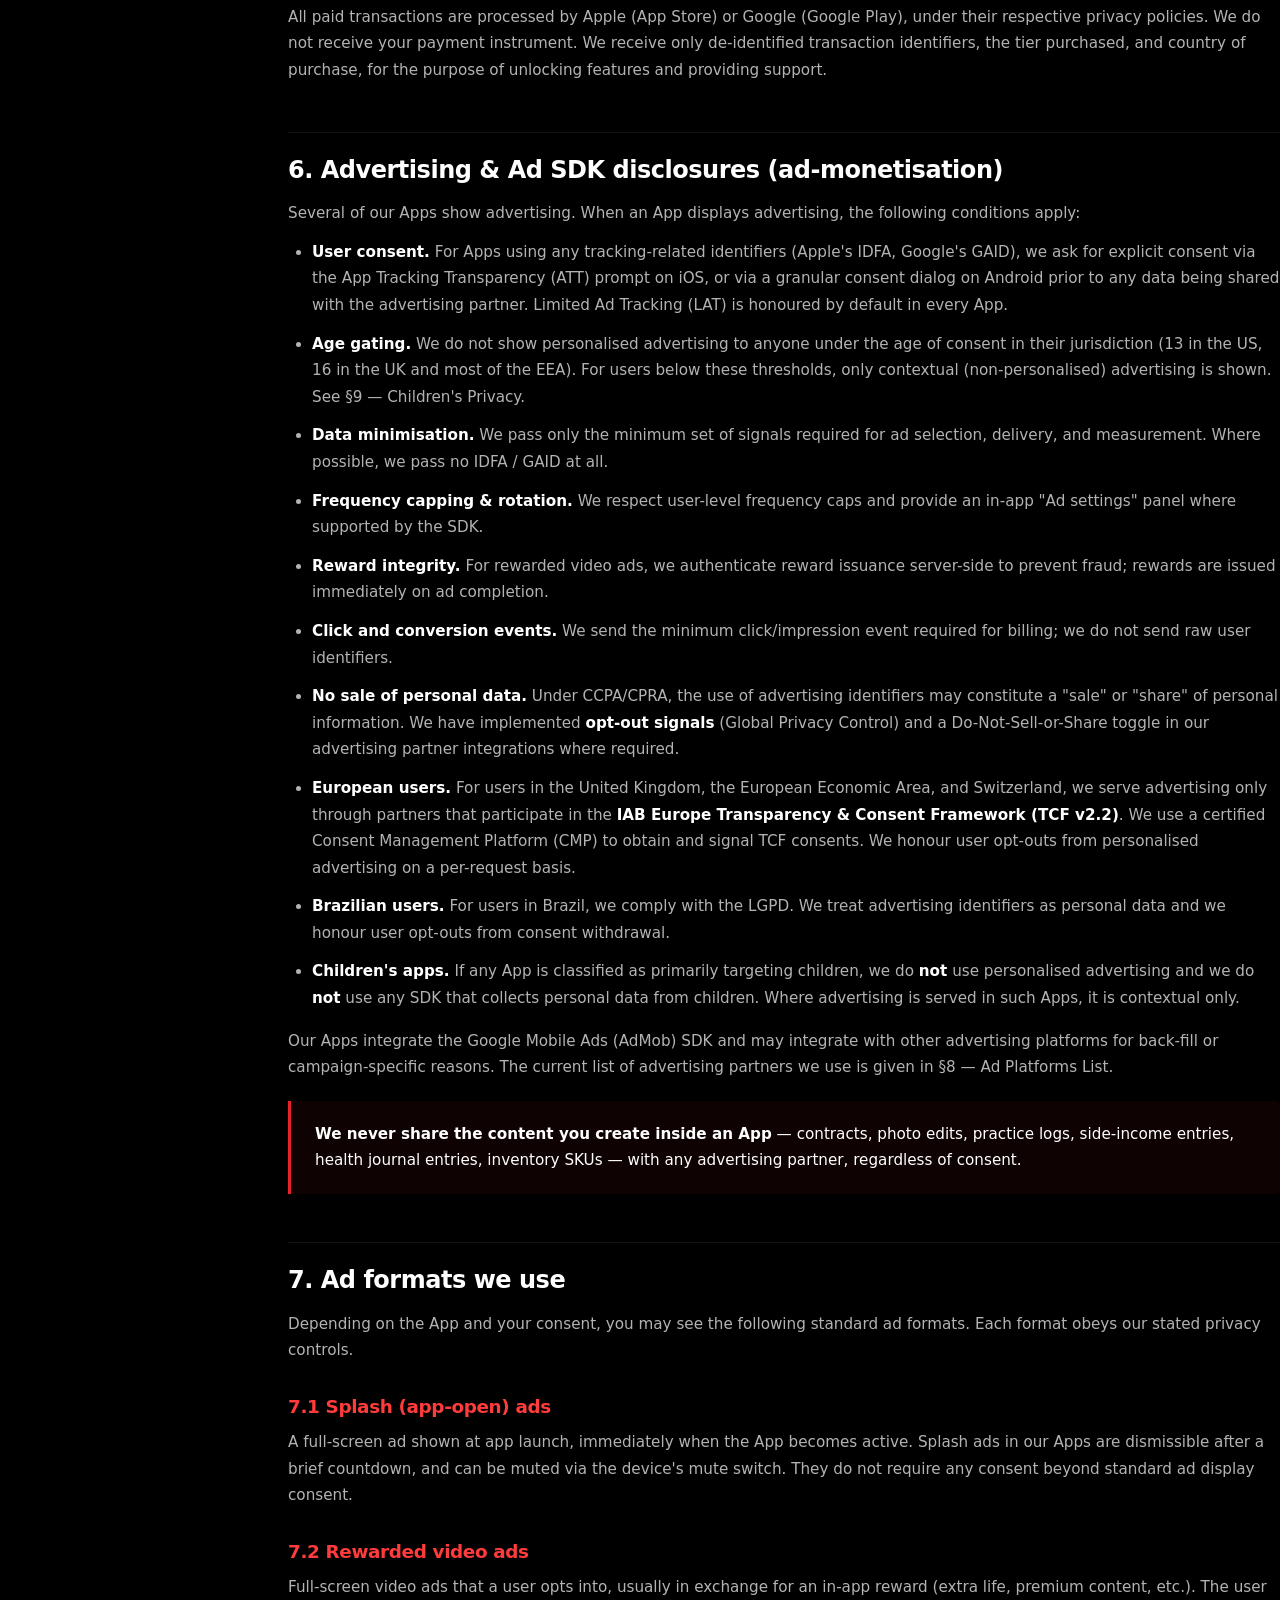
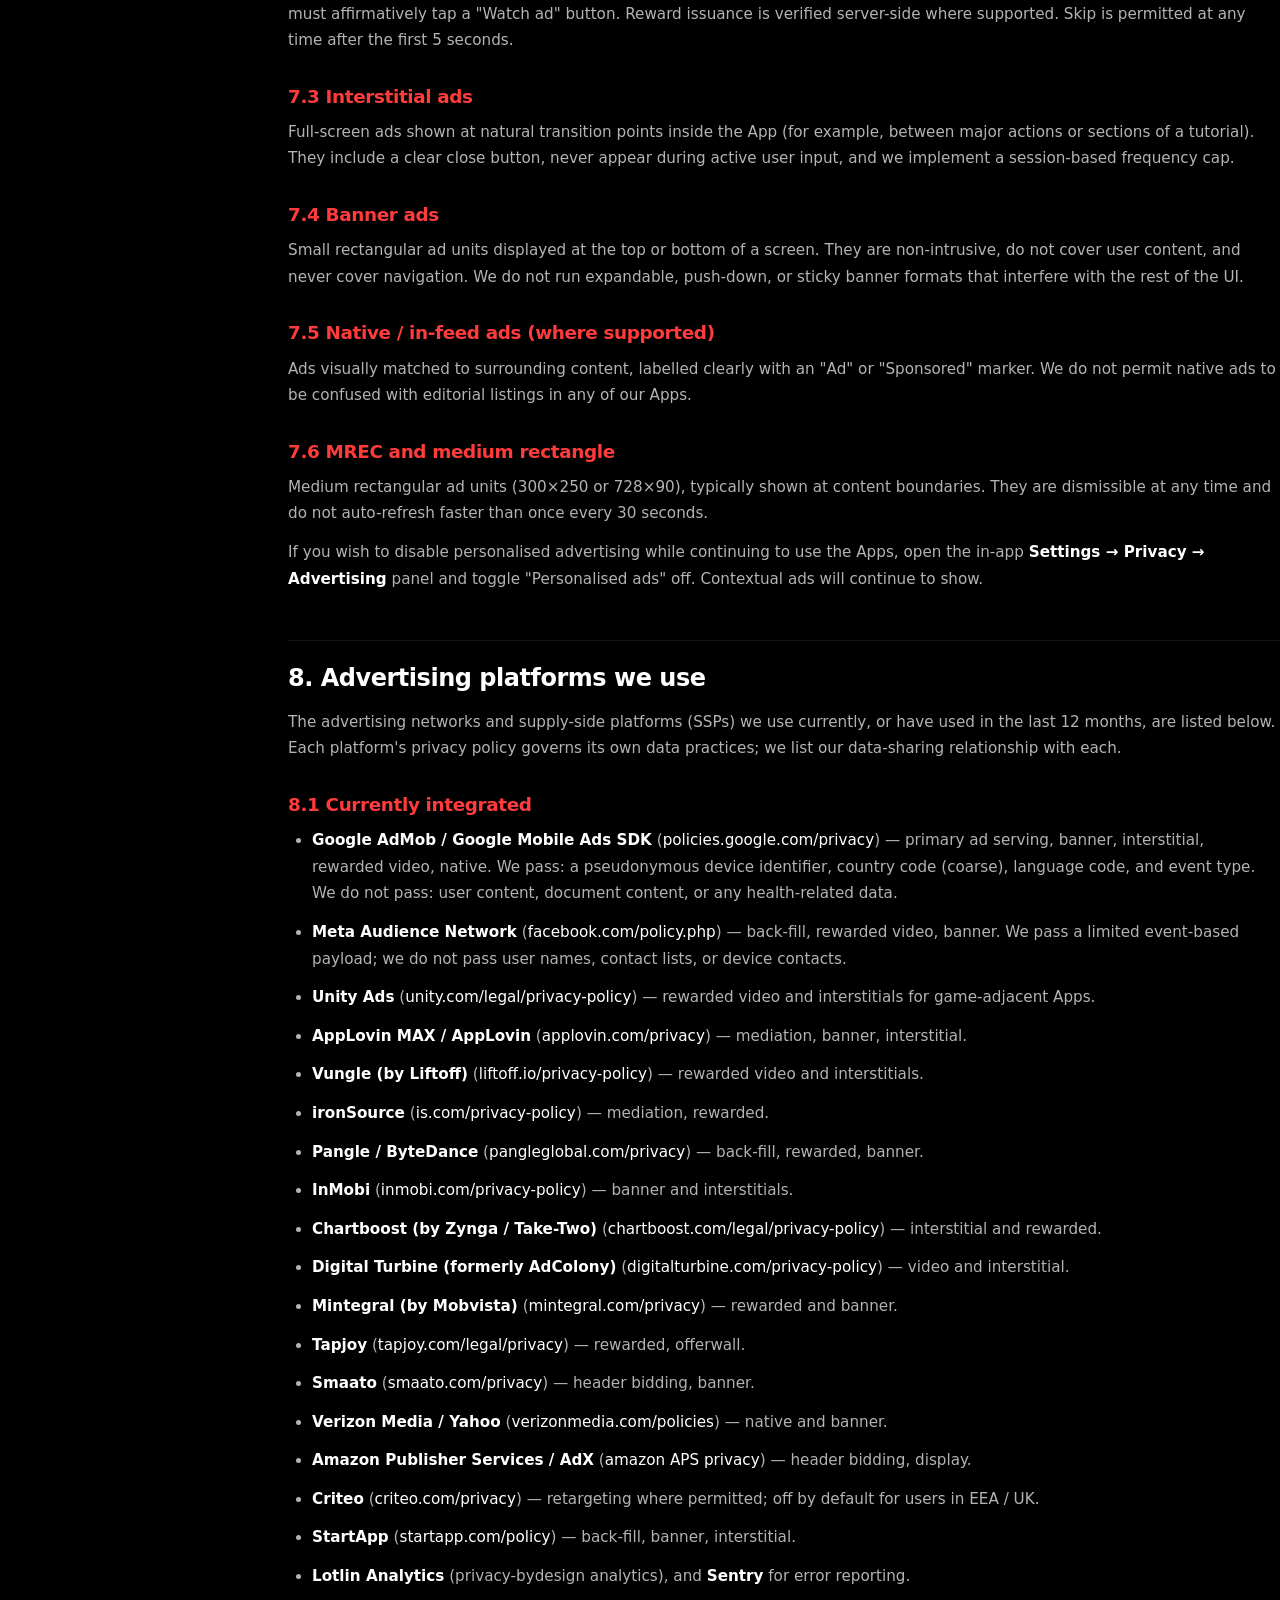
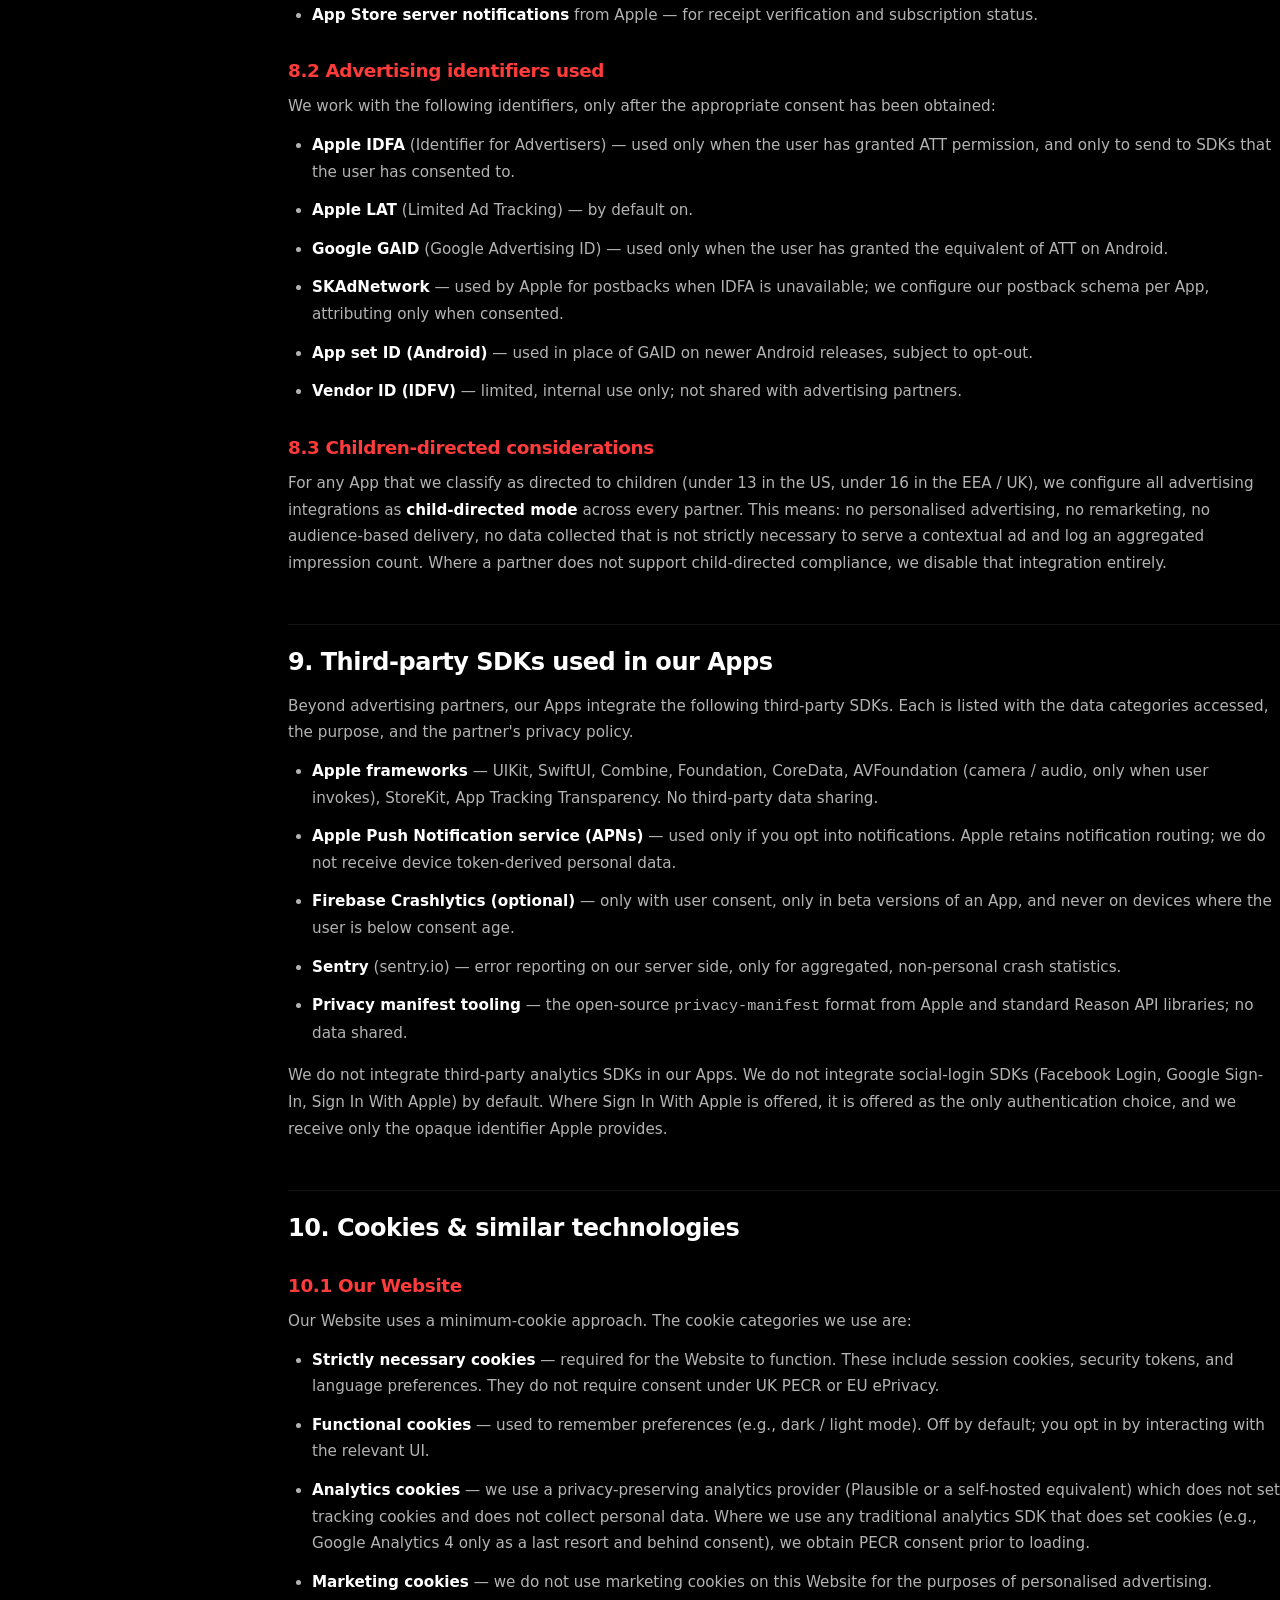
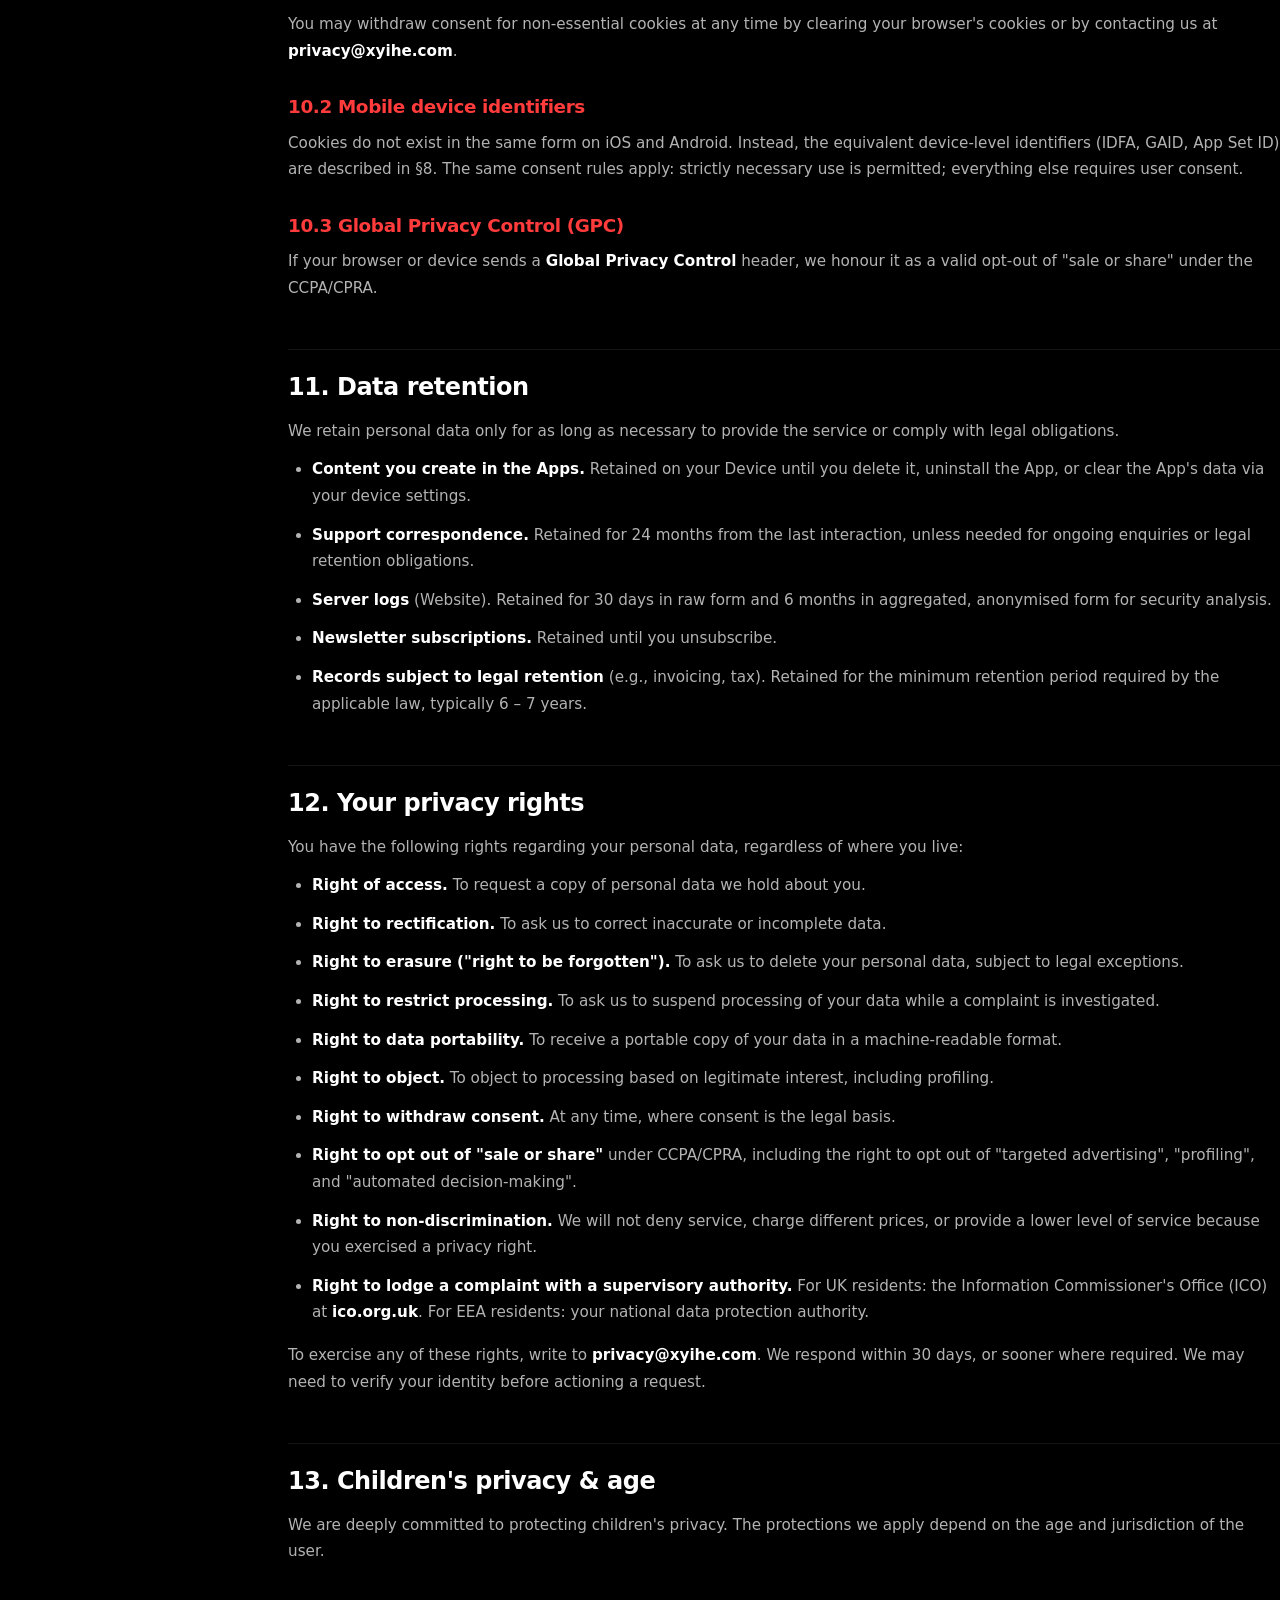
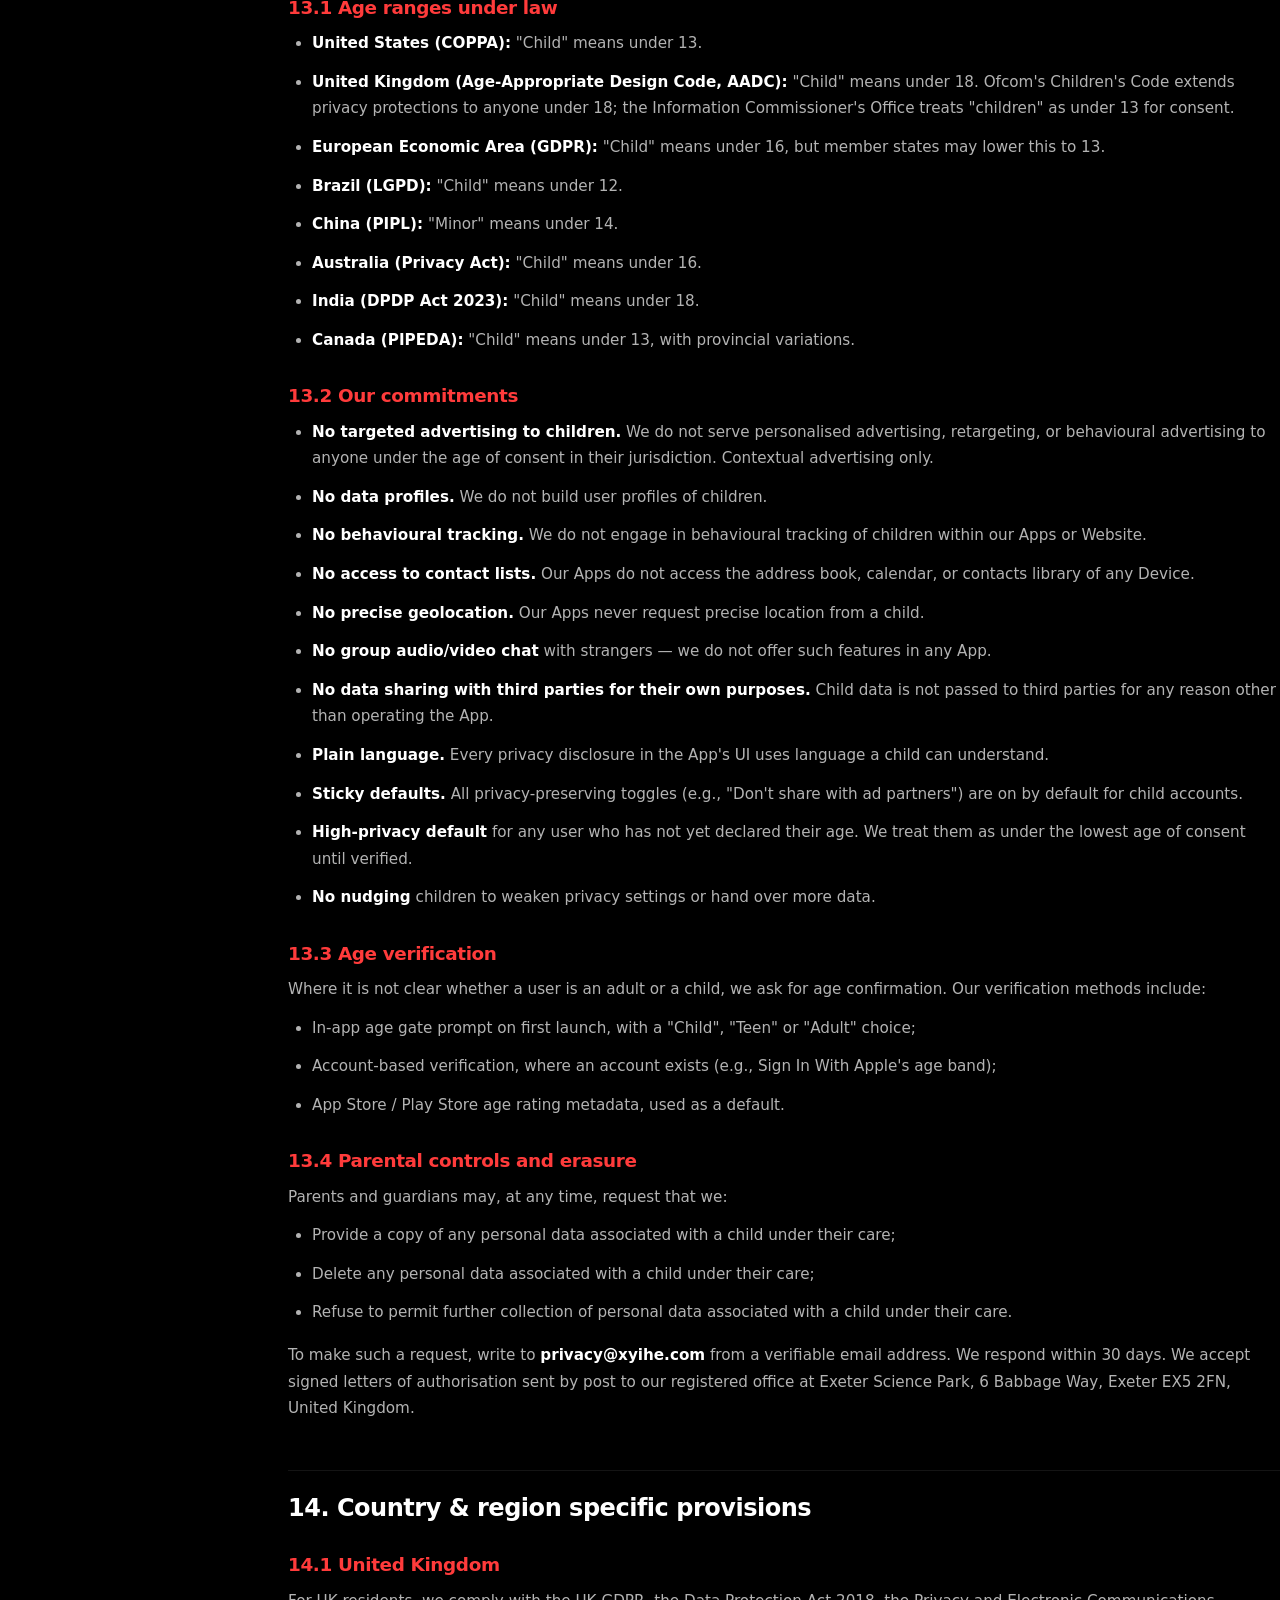
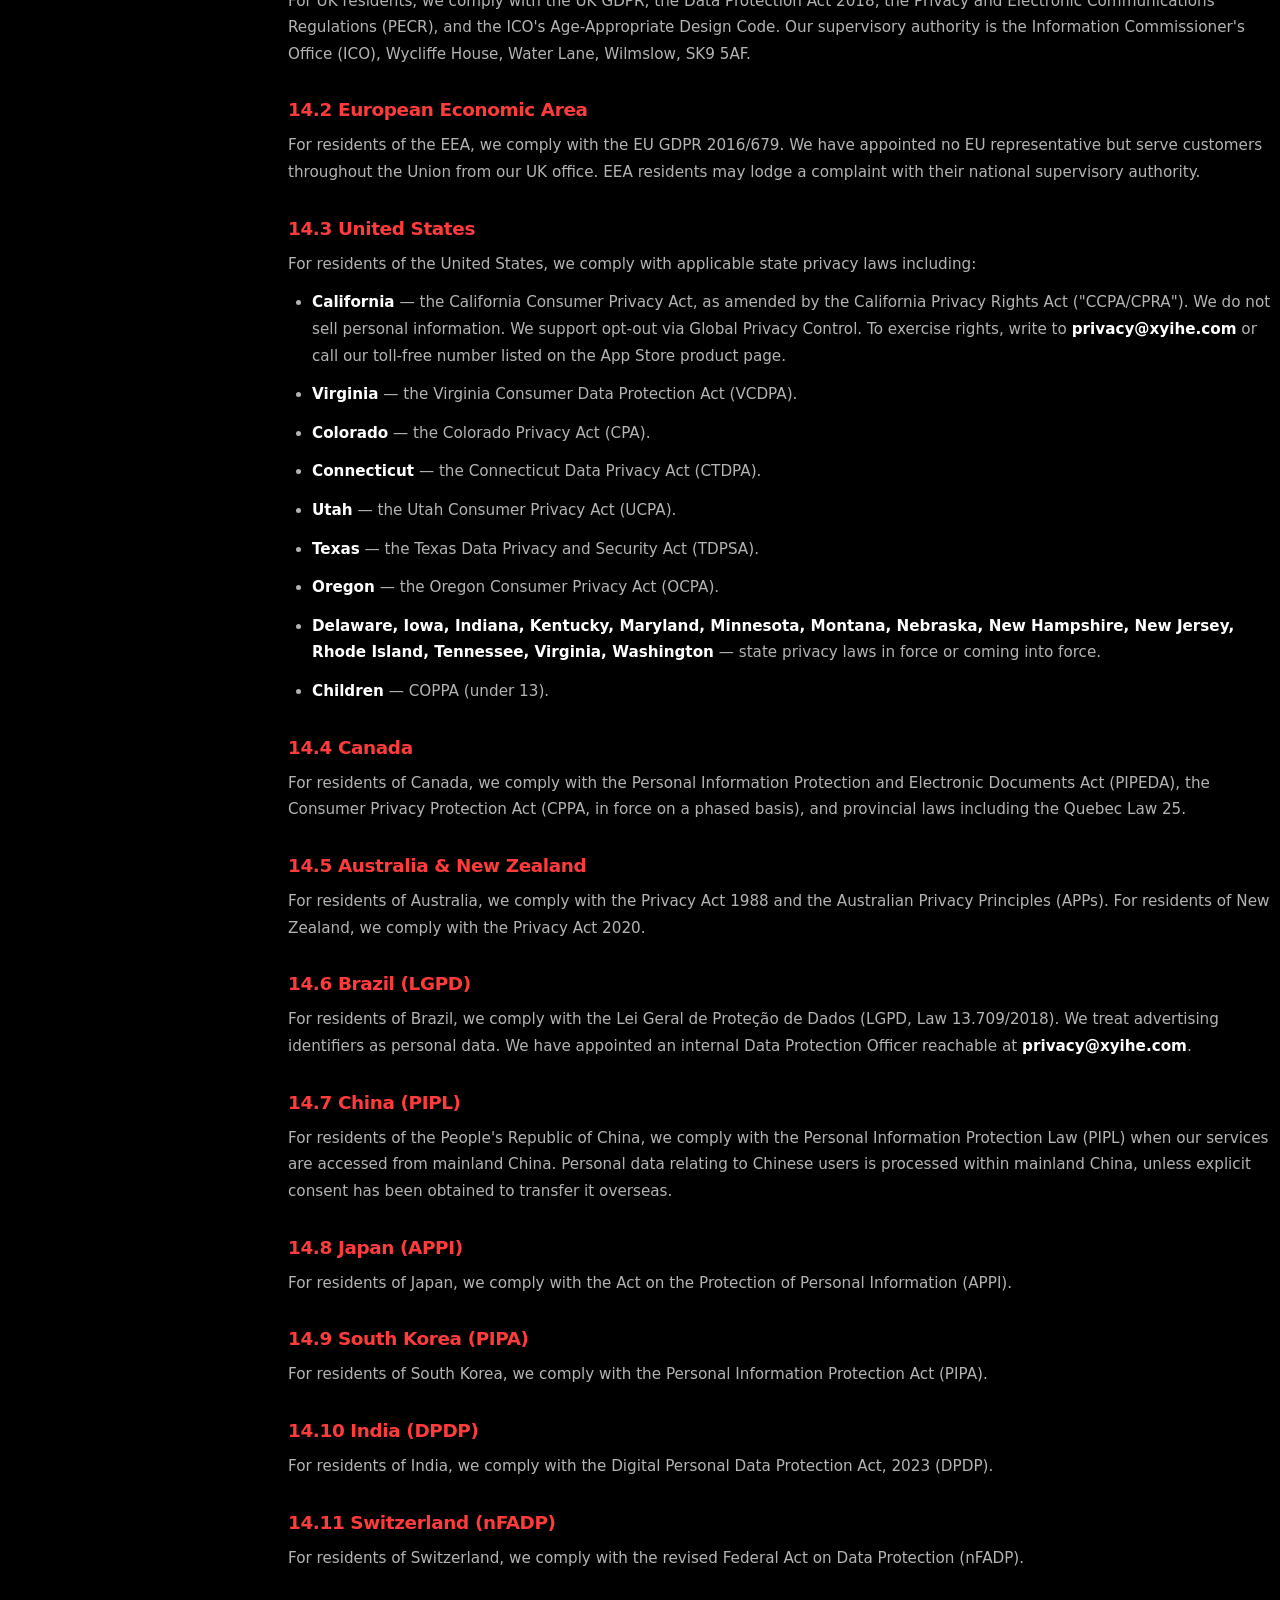
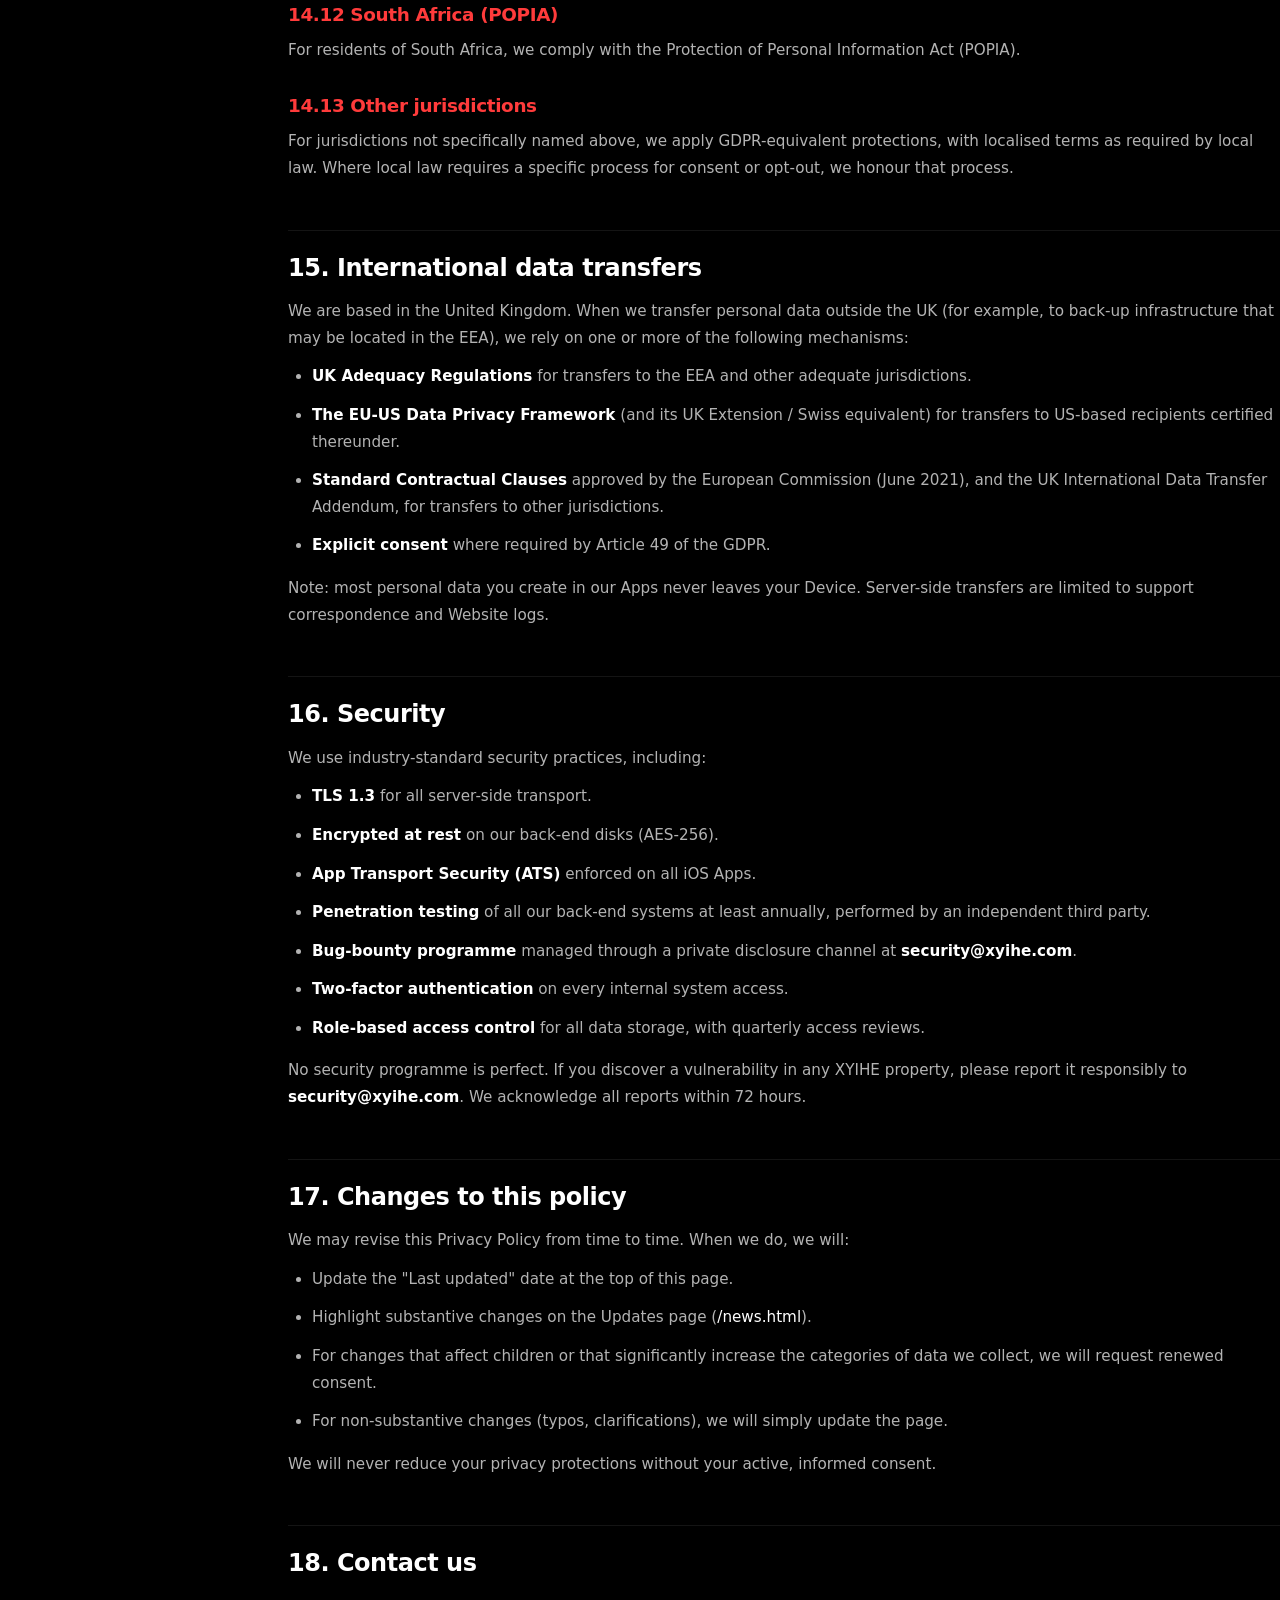
<file: privacy-policy.html>
﻿<!DOCTYPE html>
<html lang="en">
<head>
    <meta charset="UTF-8">
    <meta http-equiv="X-UA-Compatible" content="IE=edge">
    <meta name="viewport" content="width=device-width, initial-scale=1.0">
    <title>Privacy Policy — XYIHE</title>
    <meta name="description" content="The complete XYIHE Privacy Policy. Covers the App Store, Google Play, UK GDPR, EU GDPR, US CCPA, COPPA, the UK Age-Appropriate Design Code, advertising SDK disclosures (AdMob, Meta, Unity, AppLovin, Vungle, ironSource, Pangle, InMobi, Chartboost, Digital Turbine, Mintegral, Tapjoy, AdColony, Smaato, Verizon Media, Amazon Publisher Services, Criteo, StartApp), ad formats (splash, rewarded, interstitial, banner, native), children's privacy, international data transfers and how to contact us.">
    <meta name="robots" content="index, follow, max-snippet:-1, max-image-preview:large">
    <link rel="canonical" href="https://xyihe.com/privacy-policy.html">
    <link rel="icon" type="image/svg+xml" href="images/favicon.svg">
    <link rel="stylesheet" href="css/style.css">

    <script type="application/ld+json">
    {
      "@context": "https://schema.org",
      "@type": "PrivacyPolicy",
      "name": "XYIHE Privacy Policy",
      "url": "https://xyihe.com/privacy-policy.html",
      "dateModified": "2026-07-02",
      "publisher": {
        "@type": "Organization",
        "name": "XYIHE",
        "email": "contact@xyihe.com",
        "address": {"@type": "PostalAddress", "streetAddress": "Exeter Science Park", "addressLocality": "Exeter", "addressCountry": "GB"}
      }
    }
    </script>
</head>
<body>

<div class="loader"><div class="loader-mark">XYIHE</div><div class="loader-bar"></div></div>

<header class="site-header">
    <div class="container nav-wrap">
        <a href="/" class="brand"><span class="brand-mark">X</span><span>XYIHE</span></a>
        <nav class="nav-list">
            <a href="index.html">Home</a>
            <a href="services.html">Services</a>
            <a href="advantages.html">Why XYIHE</a>
            <a href="news.html">Updates</a>
            <a href="contact.html">Contact</a>
        </nav>
        <div class="nav-cta">
            <a href="contact.html" class="btn btn-outline" data-magnetic>Get in touch</a>
        </div>
    </div>
</header>

<section class="page-hero">
    <div class="page-hero-grid"></div>
    <div class="container">
        <div class="page-hero-inner reveal">
            <span class="eyebrow">Legal — Privacy</span>
            <h1 class="h-hero" style="font-size: clamp(2.4rem, 5vw, 4rem);">Privacy Policy.</h1>
            <p class="text-soft reveal reveal-delay-1" style="margin-top: 24px; max-width: 720px; font-size: 1.05rem; line-height: 1.7;">
                This is the full XYIHE Privacy Policy. It covers every product in our studio, every advertising SDK we use or might use, every jurisdiction we operate in, and the protections we offer to children, teenagers and adults alike.
            </p>
            <div class="flex gap-16 mt-24" style="flex-wrap: wrap;">
                <span class="legal-updated">Last updated: 2 July 2026</span>
                <span class="legal-updated" style="background: rgba(255,255,255,0.04); color: var(--color-text-soft);">Version 4.2 — full revision</span>
            </div>
        </div>
    </div>
</section>

<div class="container legal-wrap">
    <aside class="legal-toc">
        <h6>Contents</h6>
        <ol>
            <li><a href="#scope">Scope and who we are</a></li>
            <li><a href="#definitions">Definitions</a></li>
            <li><a href="#data">Data we collect</a></li>
            <li><a href="#use">How we use data</a></li>
            <li><a href="#legal">Legal basis (UK / EU GDPR)</a></li>
            <li><a href="#store-policies">App Store & Google Play policies</a></li>
            <li><a href="#advertising">Advertising & Ad SDK disclosures</a></li>
            <li><a href="#ad-formats">Ad formats we use</a></li>
            <li><a href="#ad-platforms">Ad platforms list</a></li>
            <li><a href="#third-party">Third-party SDKs</a></li>
            <li><a href="#cookies">Cookies and tracking</a></li>
            <li><a href="#retention">Data retention</a></li>
            <li><a href="#rights">Your privacy rights</a></li>
            <li><a href="#children">Children's privacy & age</a></li>
            <li><a href="#jurisdictions">Country & region specific</a></li>
            <li><a href="#transfers">International transfers</a></li>
            <li><a href="#security">Security</a></li>
            <li><a href="#changes">Changes to this policy</a></li>
            <li><a href="#contact">Contact us</a></li>
        </ol>
    </aside>

    <article class="legal-content">

        <div id="scope">
            <h1>Privacy Policy</h1>
            <p>This Privacy Policy describes how <strong>XYIHE</strong> ("we", "us", "our" or "XYIHE"), trading as an independent software studio based at Exeter Science Park, 6 Babbage Way, Exeter, EX5 2FN, United Kingdom, collects, uses, discloses, and protects personal information in connection with:</p>
            <ul>
                <li>Our website at <strong>xyihe.com</strong> and any sub-domains (this "Website");</li>
                <li>Our published iOS / iPadOS applications distributed through the Apple App Store, including but not limited to <em>Contract Verify</em>, <em>Film Grade</em>, <em>Practice Time</em>, <em>Side Ledger</em>, <em>Health Ledger</em>, and <em>Maker Stock</em> (together, the "Apps");</li>
                <li>Any future published applications on the Apple App Store, Google Play Store, or any other distribution platform we may adopt;</li>
                <li>Email, contact, and support correspondence with us;</li>
                <li>Any related services that reference this Privacy Policy.</li>
            </ul>
            <p>We are committed to handling your personal information with care, in accordance with applicable laws including the United Kingdom General Data Protection Regulation ("UK GDPR"), the European Union General Data Protection Regulation ("EU GDPR" 2016/679), the Data Protection Act 2018, the Privacy and Electronic Communications (EC Directive) Regulations 2003, the California Consumer Privacy Act as amended by the CPRA ("CCPA/CPRA"), the Children's Online Privacy Protection Act ("COPPA"), and the United Kingdom Age-Appropriate Design Code (ICO), and any other applicable privacy or data protection law.</p>
            <p>If you do not agree with this Privacy Policy, please discontinue use of the Website and the Apps. Where required by law, you will be asked to provide affirmative consent before any optional data processing takes place.</p>
        </div>

        <div id="definitions">
            <h2>1. Definitions</h2>
            <p>For the purposes of this Privacy Policy, the following definitions apply:</p>
            <ul>
                <li><strong>"Personal data"</strong> means any information relating to an identified or identifiable natural person.</li>
                <li><strong>"Processing"</strong> means any operation performed on personal data, including collection, storage, use, disclosure, or erasure.</li>
                <li><strong>"User"</strong> or <strong>"you"</strong> means any natural person who installs, uses, or interacts with the Apps or visits the Website.</li>
                <li><strong>"Device"</strong> means the iPhone, iPad, iPod touch, Mac, Apple TV, Apple Watch, Android device, or any other compatible hardware on which the Apps are installed.</li>
                <li><strong>"Child"</strong> or <strong>"Children"</strong> means, depending on jurisdiction, anyone under the age of 13 (United States, COPPA), under 16 (United Kingdom and most of the European Economic Area), or under the age otherwise defined as a minor by the law of the user's habitual residence.</li>
                <li><strong>"SDK"</strong> means a third-party software development kit that may collect or process information from the Apps.</li>
                <li><strong>"Advertising"</strong> means any messaging, banner, video, or other ad unit served through the Apps or the Website, including paid promotions, native content recommendations, and sponsored placements.</li>
                <li><strong>"Sensitive personal information"</strong> has the meaning given under the CCPA/CPRA and includes precise geolocation, race, religion, health, sexual orientation, genetic or biometric data.</li>
            </ul>
        </div>

        <div id="data">
            <h2>2. Data we collect</h2>
            <p>We believe in collecting the minimum amount of personal data necessary to provide our services. We collect the following categories of information:</p>

            <h3>2.1 Information you provide voluntarily</h3>
            <ul>
                <li><strong>Account information.</strong> The Apps do not require account registration. If you voluntarily contact us by email or via our contact form, we collect your name, email address, organisation, and the content of your message.</li>
                <li><strong>Support correspondence.</strong> Any information you share when writing to <strong>contact@xyihe.com</strong>, <strong>support@xyihe.com</strong>, or <strong>privacy@xyihe.com</strong> for support requests, including diagnostic data you choose to share.</li>
                <li><strong>Newsletter subscription.</strong> If you subscribe to our quarterly mailing list, we collect your email address. You may unsubscribe at any time via the link included in any email or by writing to <strong>contact@xyihe.com</strong>.</li>
            </ul>

            <h3>2.2 Information collected automatically</h3>
            <ul>
                <li><strong>Website analytics.</strong> Anonymous, aggregated analytics about how visitors arrive at and use our Website. We use first-party, cookie-free analytics where technically possible.</li>
                <li><strong>Diagnostics.</strong> Standard Apple diagnostic data sent to Apple under their separate privacy policy when you install the Apps. We do not collect any additional device-level telemetry beyond what is necessary to provide the Apps' core functionality.</li>
                <li><strong>Crash reports.</strong> We do not collect or transmit personally identifiable crash reports. If we ever do, you will be asked for explicit consent at the time of collection. We may use Apple's built-in de-identified crash reports, which contain no personal information.</li>
            </ul>

            <h3>2.3 Information collected by the Apps</h3>
            <ul>
                <li><strong>Content you create in the Apps.</strong> The data you create in each App — for example, contract annotations, photo edits, practice logs, side-income entries, health journal entries, inventory SKUs — is stored <strong>locally on your Device</strong> unless you initiate an explicit export action.</li>
                <li><strong>User-initiated exports.</strong> If you choose to export a PDF, CSV, or other file, the export happens locally on your Device. We do not receive a copy.</li>
                <li><strong>In-app purchases.</strong> App Store transactions are processed exclusively by Apple. We do not receive your credit card number, billing address, or any financial information. Apple's privacy practices apply.</li>
            </ul>

            <h3>2.4 Information we do not collect</h3>
            <p>We do not knowingly collect: precise geolocation, contact lists, calendar entries, photos for unrelated purposes, microphone audio outside the explicit feature context, biometric data, racial or ethnic origin, religious beliefs, sexual orientation, government identifiers, online identifiers used for cross-site tracking, or any category of sensitive personal information not relevant to the operation of the Apps.</p>
        </div>

        <div id="use">
            <h2>3. How we use data</h2>
            <p>We use the limited personal data we collect only for the following purposes:</p>
            <ul>
                <li><strong>To respond to enquiries.</strong> When you email us or use our contact form, we use the information you provide to respond. We retain correspondence only as long as needed.</li>
                <li><strong>To deliver the Apps.</strong> To allow the Apps to operate on your Device, including storing the data you create locally and rendering the interfaces.</li>
                <li><strong>To deliver advertising.</strong> Where an App displays advertising (described below in §6 — Advertising), we and our advertising partners use limited device-level identifiers to select, deliver, and measure ads.</li>
                <li><strong>To deliver updates.</strong> To push version updates and security patches to your Device through the App Store.</li>
                <li><strong>To comply with the law.</strong> To respond to lawful requests from regulators, courts, or law-enforcement bodies of competent jurisdiction.</li>
                <li><strong>To protect our rights.</strong> To investigate suspected violations of our Terms of Service, or to defend legal claims where appropriate.</li>
            </ul>
            <p>We do not use personal data for automated decision-making that produces legal effects or significantly affects you, profiling for credit, profiling for employment, or any form of automated profiling that is incompatible with the principles of this Privacy Policy.</p>
        </div>

        <div id="legal">
            <h2>4. Legal basis for processing (UK / EU GDPR)</h2>
            <p>If you are in the United Kingdom or the European Economic Area, our legal bases under the UK GDPR and EU GDPR for processing personal data are:</p>
            <ul>
                <li><strong>Performance of a contract.</strong> When you contact us to enquire about a partnership, sign a deal, or use a paid feature of an App, processing is necessary for the contract or in order to take steps at your request prior to entering into a contract.</li>
                <li><strong>Legitimate interests.</strong> For limited, proportionate activities such as securing the Website, preventing fraud, and responding to enquiries from prospective partners. We conduct a Legitimate Interests Assessment (LIA) where required.</li>
                <li><strong>Consent.</strong> Where we ask for your explicit consent — for example, before sending marketing emails, before storing non-essential cookies, or before enabling optional analytics.</li>
                <li><strong>Legal obligation.</strong> Where we are required by law to retain certain records or disclose them to authorities.</li>
            </ul>
            <p>Where consent is the basis, you may withdraw it at any time without affecting the lawfulness of processing prior to withdrawal. To withdraw consent, write to <strong>privacy@xyihe.com</strong>.</p>
        </div>

        <div id="store-policies">
            <h2>5. App Store & Google Play policies</h2>
            <p>Our Apps are published in accordance with the policies of their distribution platforms. We comply in full with:</p>
            <ul>
                <li><strong>Apple App Store Review Guidelines</strong> (current version 5 onwards), including specifically §1 (Objectionable Content), §2 (Functionality), §3 (Metadata), §4 (Design), §5 (Legal). We maintain up-to-date <strong>Privacy Manifests</strong> for every published App as required by Apple's privacy nutrition labels and Required Reason API documentation (see <a href="https://developer.apple.com/documentation/bundleresources/privacy_manifest_files" style="color:#fff;">Apple's Privacy Manifest documentation</a>).</li>
                <li><strong>Apple's User Privacy and Data Use policy.</strong> We never use device identifiers for tracking across third-party apps or websites without explicit user consent via Apple's App Tracking Transparency (ATT) framework. Where a permission such as User Tracking is requested, the ATT prompt is shown prior to any data collection and on a per-Apps basis.</li>
                <li><strong>Apple's Sensitive Content Requirements</strong> for any App targeting Health, Wellness, or Children.</li>
                <li><strong>Google Play Developer Program Policies</strong>, including the <strong>User Data policy</strong> and <strong>Families policy</strong>. We file a complete <strong>Data Safety form</strong> for each App, accurately declaring every category of data collected or shared.</li>
                <li><strong>Google Play's "Designed for Families"</strong> requirements, where applicable.</li>
                <li><strong>Apple's and Google's policies on advertising identifiers</strong> (IDFA / Google Advertising ID). We support Limited Ad Tracking (LAT) by default in every App and respect user opt-outs.</li>
                <li><strong>iOS Privacy Manifest declarations</strong> for the following <strong>Required Reason API</strong> categories: UserDefaults, FileTimestamp, SystemBootTime, DiskSpace, ActiveKeyboard, Display, ProcessInfo.</li>
            </ul>

            <h3>5.1 Privacy nutrition labels</h3>
            <p>Each of our Apps declares, accurately, on the App Store product page, the categories of data it does and does not collect. Where the App collects no data, the nutrition label will read <em>"Data Not Collected"</em>. Where advertising is shown (see §6), the label reflects the advertising requirements of Apple's nutrition label.</p>

            <h3>5.2 In-app purchases and subscriptions</h3>
            <p>All paid transactions are processed by Apple (App Store) or Google (Google Play), under their respective privacy policies. We do not receive your payment instrument. We receive only de-identified transaction identifiers, the tier purchased, and country of purchase, for the purpose of unlocking features and providing support.</p>
        </div>

        <div id="advertising">
            <h2>6. Advertising & Ad SDK disclosures (ad-monetisation)</h2>
            <p>Several of our Apps show advertising. When an App displays advertising, the following conditions apply:</p>
            <ul>
                <li><strong>User consent.</strong> For Apps using any tracking-related identifiers (Apple's IDFA, Google's GAID), we ask for explicit consent via the App Tracking Transparency (ATT) prompt on iOS, or via a granular consent dialog on Android prior to any data being shared with the advertising partner. Limited Ad Tracking (LAT) is honoured by default in every App.</li>
                <li><strong>Age gating.</strong> We do not show personalised advertising to anyone under the age of consent in their jurisdiction (13 in the US, 16 in the UK and most of the EEA). For users below these thresholds, only contextual (non-personalised) advertising is shown. See §9 — Children's Privacy.</li>
                <li><strong>Data minimisation.</strong> We pass only the minimum set of signals required for ad selection, delivery, and measurement. Where possible, we pass no IDFA / GAID at all.</li>
                <li><strong>Frequency capping & rotation.</strong> We respect user-level frequency caps and provide an in-app "Ad settings" panel where supported by the SDK.</li>
                <li><strong>Reward integrity.</strong> For rewarded video ads, we authenticate reward issuance server-side to prevent fraud; rewards are issued immediately on ad completion.</li>
                <li><strong>Click and conversion events.</strong> We send the minimum click/impression event required for billing; we do not send raw user identifiers.</li>
                <li><strong>No sale of personal data.</strong> Under CCPA/CPRA, the use of advertising identifiers may constitute a "sale" or "share" of personal information. We have implemented <strong>opt-out signals</strong> (Global Privacy Control) and a Do-Not-Sell-or-Share toggle in our advertising partner integrations where required.</li>
                <li><strong>European users.</strong> For users in the United Kingdom, the European Economic Area, and Switzerland, we serve advertising only through partners that participate in the <strong>IAB Europe Transparency & Consent Framework (TCF v2.2)</strong>. We use a certified Consent Management Platform (CMP) to obtain and signal TCF consents. We honour user opt-outs from personalised advertising on a per-request basis.</li>
                <li><strong>Brazilian users.</strong> For users in Brazil, we comply with the LGPD. We treat advertising identifiers as personal data and we honour user opt-outs from consent withdrawal.</li>
                <li><strong>Children's apps.</strong> If any App is classified as primarily targeting children, we do <strong>not</strong> use personalised advertising and we do <strong>not</strong> use any SDK that collects personal data from children. Where advertising is served in such Apps, it is contextual only.</li>
            </ul>
            <p>Our Apps integrate the Google Mobile Ads (AdMob) SDK and may integrate with other advertising platforms for back-fill or campaign-specific reasons. The current list of advertising partners we use is given in §8 — Ad Platforms List.</p>
            <div class="highlight-callout">
                <p><strong>We never share the content you create inside an App</strong> — contracts, photo edits, practice logs, side-income entries, health journal entries, inventory SKUs — with any advertising partner, regardless of consent.</p>
            </div>
        </div>

        <div id="ad-formats">
            <h2>7. Ad formats we use</h2>
            <p>Depending on the App and your consent, you may see the following standard ad formats. Each format obeys our stated privacy controls.</p>

            <h3>7.1 Splash (app-open) ads</h3>
            <p>A full-screen ad shown at app launch, immediately when the App becomes active. Splash ads in our Apps are dismissible after a brief countdown, and can be muted via the device's mute switch. They do not require any consent beyond standard ad display consent.</p>

            <h3>7.2 Rewarded video ads</h3>
            <p>Full-screen video ads that a user opts into, usually in exchange for an in-app reward (extra life, premium content, etc.). The user must affirmatively tap a "Watch ad" button. Reward issuance is verified server-side where supported. Skip is permitted at any time after the first 5 seconds.</p>

            <h3>7.3 Interstitial ads</h3>
            <p>Full-screen ads shown at natural transition points inside the App (for example, between major actions or sections of a tutorial). They include a clear close button, never appear during active user input, and we implement a session-based frequency cap.</p>

            <h3>7.4 Banner ads</h3>
            <p>Small rectangular ad units displayed at the top or bottom of a screen. They are non-intrusive, do not cover user content, and never cover navigation. We do not run expandable, push-down, or sticky banner formats that interfere with the rest of the UI.</p>

            <h3>7.5 Native / in-feed ads (where supported)</h3>
            <p>Ads visually matched to surrounding content, labelled clearly with an "Ad" or "Sponsored" marker. We do not permit native ads to be confused with editorial listings in any of our Apps.</p>

            <h3>7.6 MREC and medium rectangle</h3>
            <p>Medium rectangular ad units (300×250 or 728×90), typically shown at content boundaries. They are dismissible at any time and do not auto-refresh faster than once every 30 seconds.</p>
            <p>If you wish to disable personalised advertising while continuing to use the Apps, open the in-app <strong>Settings → Privacy → Advertising</strong> panel and toggle "Personalised ads" off. Contextual ads will continue to show.</p>
        </div>

        <div id="ad-platforms">
            <h2>8. Advertising platforms we use</h2>
            <p>The advertising networks and supply-side platforms (SSPs) we use currently, or have used in the last 12 months, are listed below. Each platform's privacy policy governs its own data practices; we list our data-sharing relationship with each.</p>

            <h3>8.1 Currently integrated</h3>
            <ul>
                <li><strong>Google AdMob / Google Mobile Ads SDK</strong> (<a href="https://policies.google.com/privacy" style="color:#fff;">policies.google.com/privacy</a>) — primary ad serving, banner, interstitial, rewarded video, native. We pass: a pseudonymous device identifier, country code (coarse), language code, and event type. We do not pass: user content, document content, or any health-related data.</li>
                <li><strong>Meta Audience Network</strong> (<a href="https://www.facebook.com/policy.php" style="color:#fff;">facebook.com/policy.php</a>) — back-fill, rewarded video, banner. We pass a limited event-based payload; we do not pass user names, contact lists, or device contacts.</li>
                <li><strong>Unity Ads</strong> (<a href="https://unity.com/legal/privacy-policy" style="color:#fff;">unity.com/legal/privacy-policy</a>) — rewarded video and interstitials for game-adjacent Apps.</li>
                <li><strong>AppLovin MAX / AppLovin</strong> (<a href="https://www.applovin.com/privacy/" style="color:#fff;">applovin.com/privacy</a>) — mediation, banner, interstitial.</li>
                <li><strong>Vungle (by Liftoff)</strong> (<a href="https://liftoff.io/privacy-policy/" style="color:#fff;">liftoff.io/privacy-policy</a>) — rewarded video and interstitials.</li>
                <li><strong>ironSource</strong> (<a href="https://www.is.com/privacy-policy/" style="color:#fff;">is.com/privacy-policy</a>) — mediation, rewarded.</li>
                <li><strong>Pangle / ByteDance</strong> (<a href="https://www.pangleglobal.com/privacy" style="color:#fff;">pangleglobal.com/privacy</a>) — back-fill, rewarded, banner.</li>
                <li><strong>InMobi</strong> (<a href="https://www.inmobi.com/privacy-policy/" style="color:#fff;">inmobi.com/privacy-policy</a>) — banner and interstitials.</li>
                <li><strong>Chartboost (by Zynga / Take-Two)</strong> (<a href="https://www.chartboost.com/legal/privacy-policy/" style="color:#fff;">chartboost.com/legal/privacy-policy</a>) — interstitial and rewarded.</li>
                <li><strong>Digital Turbine (formerly AdColony)</strong> (<a href="https://www.digitalturbine.com/privacy-policy/" style="color:#fff;">digitalturbine.com/privacy-policy</a>) — video and interstitial.</li>
                <li><strong>Mintegral (by Mobvista)</strong> (<a href="https://www.mintegral.com/en/privacy" style="color:#fff;">mintegral.com/privacy</a>) — rewarded and banner.</li>
                <li><strong>Tapjoy</strong> (<a href="https://www.tapjoy.com/legal/privacy/" style="color:#fff;">tapjoy.com/legal/privacy</a>) — rewarded, offerwall.</li>
                <li><strong>Smaato</strong> (<a href="https://www.smaato.com/privacy/" style="color:#fff;">smaato.com/privacy</a>) — header bidding, banner.</li>
                <li><strong>Verizon Media / Yahoo</strong> (<a href="https://www.verizonmedia.com/policies/xjp/en/privacy/index.html" style="color:#fff;">verizonmedia.com/policies</a>) — native and banner.</li>
                <li><strong>Amazon Publisher Services / AdX</strong> (<a href="https://www.amazon.com/gp/help/customer/display.html?nodeId=202110080" style="color:#fff;">amazon APS privacy</a>) — header bidding, display.</li>
                <li><strong>Criteo</strong> (<a href="https://www.criteo.com/privacy/" style="color:#fff;">criteo.com/privacy</a>) — retargeting where permitted; off by default for users in EEA / UK.</li>
                <li><strong>StartApp</strong> (<a href="https://www.startapp.com/policy/privacy-policy/" style="color:#fff;">startapp.com/policy</a>) — back-fill, banner, interstitial.</li>
                <li><strong>Lotlin Analytics</strong> (privacy-bydesign analytics), and <strong>Sentry</strong> for error reporting.</li>
                <li><strong>App Store server notifications</strong> from Apple — for receipt verification and subscription status.</li>
            </ul>

            <h3>8.2 Advertising identifiers used</h3>
            <p>We work with the following identifiers, only after the appropriate consent has been obtained:</p>
            <ul>
                <li><strong>Apple IDFA</strong> (Identifier for Advertisers) — used only when the user has granted ATT permission, and only to send to SDKs that the user has consented to.</li>
                <li><strong>Apple LAT</strong> (Limited Ad Tracking) — by default on.</li>
                <li><strong>Google GAID</strong> (Google Advertising ID) — used only when the user has granted the equivalent of ATT on Android.</li>
                <li><strong>SKAdNetwork</strong> — used by Apple for postbacks when IDFA is unavailable; we configure our postback schema per App, attributing only when consented.</li>
                <li><strong>App set ID (Android)</strong> — used in place of GAID on newer Android releases, subject to opt-out.</li>
                <li><strong>Vendor ID (IDFV)</strong> — limited, internal use only; not shared with advertising partners.</li>
            </ul>

            <h3>8.3 Children-directed considerations</h3>
            <p>For any App that we classify as directed to children (under 13 in the US, under 16 in the EEA / UK), we configure all advertising integrations as <strong>child-directed mode</strong> across every partner. This means: no personalised advertising, no remarketing, no audience-based delivery, no data collected that is not strictly necessary to serve a contextual ad and log an aggregated impression count. Where a partner does not support child-directed compliance, we disable that integration entirely.</p>
        </div>

        <div id="third-party">
            <h2>9. Third-party SDKs used in our Apps</h2>
            <p>Beyond advertising partners, our Apps integrate the following third-party SDKs. Each is listed with the data categories accessed, the purpose, and the partner's privacy policy.</p>
            <ul>
                <li><strong>Apple frameworks</strong> — UIKit, SwiftUI, Combine, Foundation, CoreData, AVFoundation (camera / audio, only when user invokes), StoreKit, App Tracking Transparency. No third-party data sharing.</li>
                <li><strong>Apple Push Notification service (APNs)</strong> — used only if you opt into notifications. Apple retains notification routing; we do not receive device token-derived personal data.</li>
                <li><strong>Firebase Crashlytics (optional)</strong> — only with user consent, only in beta versions of an App, and never on devices where the user is below consent age.</li>
                <li><strong>Sentry</strong> (sentry.io) — error reporting on our server side, only for aggregated, non-personal crash statistics.</li>
                <li><strong>Privacy manifest tooling</strong> — the open-source <code>privacy-manifest</code> format from Apple and standard Reason API libraries; no data shared.</li>
            </ul>
            <p>We do not integrate third-party analytics SDKs in our Apps. We do not integrate social-login SDKs (Facebook Login, Google Sign-In, Sign In With Apple) by default. Where Sign In With Apple is offered, it is offered as the only authentication choice, and we receive only the opaque identifier Apple provides.</p>
        </div>

        <div id="cookies">
            <h2>10. Cookies & similar technologies</h2>

            <h3>10.1 Our Website</h3>
            <p>Our Website uses a minimum-cookie approach. The cookie categories we use are:</p>
            <ul>
                <li><strong>Strictly necessary cookies</strong> — required for the Website to function. These include session cookies, security tokens, and language preferences. They do not require consent under UK PECR or EU ePrivacy.</li>
                <li><strong>Functional cookies</strong> — used to remember preferences (e.g., dark / light mode). Off by default; you opt in by interacting with the relevant UI.</li>
                <li><strong>Analytics cookies</strong> — we use a privacy-preserving analytics provider (Plausible or a self-hosted equivalent) which does not set tracking cookies and does not collect personal data. Where we use any traditional analytics SDK that does set cookies (e.g., Google Analytics 4 only as a last resort and behind consent), we obtain PECR consent prior to loading.</li>
                <li><strong>Marketing cookies</strong> — we do not use marketing cookies on this Website for the purposes of personalised advertising.</li>
            </ul>
            <p>You may withdraw consent for non-essential cookies at any time by clearing your browser's cookies or by contacting us at <strong>privacy@xyihe.com</strong>.</p>

            <h3>10.2 Mobile device identifiers</h3>
            <p>Cookies do not exist in the same form on iOS and Android. Instead, the equivalent device-level identifiers (IDFA, GAID, App Set ID) are described in §8. The same consent rules apply: strictly necessary use is permitted; everything else requires user consent.</p>

            <h3>10.3 Global Privacy Control (GPC)</h3>
            <p>If your browser or device sends a <strong>Global Privacy Control</strong> header, we honour it as a valid opt-out of "sale or share" under the CCPA/CPRA.</p>
        </div>

        <div id="retention">
            <h2>11. Data retention</h2>
            <p>We retain personal data only for as long as necessary to provide the service or comply with legal obligations.</p>
            <ul>
                <li><strong>Content you create in the Apps.</strong> Retained on your Device until you delete it, uninstall the App, or clear the App's data via your device settings.</li>
                <li><strong>Support correspondence.</strong> Retained for 24 months from the last interaction, unless needed for ongoing enquiries or legal retention obligations.</li>
                <li><strong>Server logs</strong> (Website). Retained for 30 days in raw form and 6 months in aggregated, anonymised form for security analysis.</li>
                <li><strong>Newsletter subscriptions.</strong> Retained until you unsubscribe.</li>
                <li><strong>Records subject to legal retention</strong> (e.g., invoicing, tax). Retained for the minimum retention period required by the applicable law, typically 6 – 7 years.</li>
            </ul>
        </div>

        <div id="rights">
            <h2>12. Your privacy rights</h2>
            <p>You have the following rights regarding your personal data, regardless of where you live:</p>
            <ul>
                <li><strong>Right of access.</strong> To request a copy of personal data we hold about you.</li>
                <li><strong>Right to rectification.</strong> To ask us to correct inaccurate or incomplete data.</li>
                <li><strong>Right to erasure ("right to be forgotten").</strong> To ask us to delete your personal data, subject to legal exceptions.</li>
                <li><strong>Right to restrict processing.</strong> To ask us to suspend processing of your data while a complaint is investigated.</li>
                <li><strong>Right to data portability.</strong> To receive a portable copy of your data in a machine-readable format.</li>
                <li><strong>Right to object.</strong> To object to processing based on legitimate interest, including profiling.</li>
                <li><strong>Right to withdraw consent.</strong> At any time, where consent is the legal basis.</li>
                <li><strong>Right to opt out of "sale or share"</strong> under CCPA/CPRA, including the right to opt out of "targeted advertising", "profiling", and "automated decision-making".</li>
                <li><strong>Right to non-discrimination.</strong> We will not deny service, charge different prices, or provide a lower level of service because you exercised a privacy right.</li>
                <li><strong>Right to lodge a complaint with a supervisory authority.</strong> For UK residents: the Information Commissioner's Office (ICO) at <strong>ico.org.uk</strong>. For EEA residents: your national data protection authority.</li>
            </ul>
            <p>To exercise any of these rights, write to <strong>privacy@xyihe.com</strong>. We respond within 30 days, or sooner where required. We may need to verify your identity before actioning a request.</p>
        </div>

        <div id="children">
            <h2>13. Children's privacy & age</h2>
            <p>We are deeply committed to protecting children's privacy. The protections we apply depend on the age and jurisdiction of the user.</p>

            <h3>13.1 Age ranges under law</h3>
            <ul>
                <li><strong>United States (COPPA):</strong> "Child" means under 13.</li>
                <li><strong>United Kingdom (Age-Appropriate Design Code, AADC):</strong> "Child" means under 18. Ofcom's Children's Code extends privacy protections to anyone under 18; the Information Commissioner's Office treats "children" as under 13 for consent.</li>
                <li><strong>European Economic Area (GDPR):</strong> "Child" means under 16, but member states may lower this to 13.</li>
                <li><strong>Brazil (LGPD):</strong> "Child" means under 12.</li>
                <li><strong>China (PIPL):</strong> "Minor" means under 14.</li>
                <li><strong>Australia (Privacy Act):</strong> "Child" means under 16.</li>
                <li><strong>India (DPDP Act 2023):</strong> "Child" means under 18.</li>
                <li><strong>Canada (PIPEDA):</strong> "Child" means under 13, with provincial variations.</li>
            </ul>

            <h3>13.2 Our commitments</h3>
            <ul>
                <li><strong>No targeted advertising to children.</strong> We do not serve personalised advertising, retargeting, or behavioural advertising to anyone under the age of consent in their jurisdiction. Contextual advertising only.</li>
                <li><strong>No data profiles.</strong> We do not build user profiles of children.</li>
                <li><strong>No behavioural tracking.</strong> We do not engage in behavioural tracking of children within our Apps or Website.</li>
                <li><strong>No access to contact lists.</strong> Our Apps do not access the address book, calendar, or contacts library of any Device.</li>
                <li><strong>No precise geolocation.</strong> Our Apps never request precise location from a child.</li>
                <li><strong>No group audio/video chat</strong> with strangers — we do not offer such features in any App.</li>
                <li><strong>No data sharing with third parties for their own purposes.</strong> Child data is not passed to third parties for any reason other than operating the App.</li>
                <li><strong>Plain language.</strong> Every privacy disclosure in the App's UI uses language a child can understand.</li>
                <li><strong>Sticky defaults.</strong> All privacy-preserving toggles (e.g., "Don't share with ad partners") are on by default for child accounts.</li>
                <li><strong>High-privacy default</strong> for any user who has not yet declared their age. We treat them as under the lowest age of consent until verified.</li>
                <li><strong>No nudging</strong> children to weaken privacy settings or hand over more data.</li>
            </ul>

            <h3>13.3 Age verification</h3>
            <p>Where it is not clear whether a user is an adult or a child, we ask for age confirmation. Our verification methods include:</p>
            <ul>
                <li>In-app age gate prompt on first launch, with a "Child", "Teen" or "Adult" choice;</li>
                <li>Account-based verification, where an account exists (e.g., Sign In With Apple's age band);</li>
                <li>App Store / Play Store age rating metadata, used as a default.</li>
            </ul>

            <h3>13.4 Parental controls and erasure</h3>
            <p>Parents and guardians may, at any time, request that we:</p>
            <ul>
                <li>Provide a copy of any personal data associated with a child under their care;</li>
                <li>Delete any personal data associated with a child under their care;</li>
                <li>Refuse to permit further collection of personal data associated with a child under their care.</li>
            </ul>
            <p>To make such a request, write to <strong>privacy@xyihe.com</strong> from a verifiable email address. We respond within 30 days. We accept signed letters of authorisation sent by post to our registered office at Exeter Science Park, 6 Babbage Way, Exeter EX5 2FN, United Kingdom.</p>
        </div>

        <div id="jurisdictions">
            <h2>14. Country & region specific provisions</h2>

            <h3>14.1 United Kingdom</h3>
            <p>For UK residents, we comply with the UK GDPR, the Data Protection Act 2018, the Privacy and Electronic Communications Regulations (PECR), and the ICO's Age-Appropriate Design Code. Our supervisory authority is the Information Commissioner's Office (ICO), Wycliffe House, Water Lane, Wilmslow, SK9 5AF.</p>

            <h3>14.2 European Economic Area</h3>
            <p>For residents of the EEA, we comply with the EU GDPR 2016/679. We have appointed no EU representative but serve customers throughout the Union from our UK office. EEA residents may lodge a complaint with their national supervisory authority.</p>

            <h3>14.3 United States</h3>
            <p>For residents of the United States, we comply with applicable state privacy laws including:</p>
            <ul>
                <li><strong>California</strong> — the California Consumer Privacy Act, as amended by the California Privacy Rights Act ("CCPA/CPRA"). We do not sell personal information. We support opt-out via Global Privacy Control. To exercise rights, write to <strong>privacy@xyihe.com</strong> or call our toll-free number listed on the App Store product page.</li>
                <li><strong>Virginia</strong> — the Virginia Consumer Data Protection Act (VCDPA).</li>
                <li><strong>Colorado</strong> — the Colorado Privacy Act (CPA).</li>
                <li><strong>Connecticut</strong> — the Connecticut Data Privacy Act (CTDPA).</li>
                <li><strong>Utah</strong> — the Utah Consumer Privacy Act (UCPA).</li>
                <li><strong>Texas</strong> — the Texas Data Privacy and Security Act (TDPSA).</li>
                <li><strong>Oregon</strong> — the Oregon Consumer Privacy Act (OCPA).</li>
                <li><strong>Delaware, Iowa, Indiana, Kentucky, Maryland, Minnesota, Montana, Nebraska, New Hampshire, New Jersey, Rhode Island, Tennessee, Virginia, Washington</strong> — state privacy laws in force or coming into force.</li>
                <li><strong>Children</strong> — COPPA (under 13).</li>
            </ul>

            <h3>14.4 Canada</h3>
            <p>For residents of Canada, we comply with the Personal Information Protection and Electronic Documents Act (PIPEDA), the Consumer Privacy Protection Act (CPPA, in force on a phased basis), and provincial laws including the Quebec Law 25.</p>

            <h3>14.5 Australia & New Zealand</h3>
            <p>For residents of Australia, we comply with the Privacy Act 1988 and the Australian Privacy Principles (APPs). For residents of New Zealand, we comply with the Privacy Act 2020.</p>

            <h3>14.6 Brazil (LGPD)</h3>
            <p>For residents of Brazil, we comply with the Lei Geral de Proteção de Dados (LGPD, Law 13.709/2018). We treat advertising identifiers as personal data. We have appointed an internal Data Protection Officer reachable at <strong>privacy@xyihe.com</strong>.</p>

            <h3>14.7 China (PIPL)</h3>
            <p>For residents of the People's Republic of China, we comply with the Personal Information Protection Law (PIPL) when our services are accessed from mainland China. Personal data relating to Chinese users is processed within mainland China, unless explicit consent has been obtained to transfer it overseas.</p>

            <h3>14.8 Japan (APPI)</h3>
            <p>For residents of Japan, we comply with the Act on the Protection of Personal Information (APPI).</p>

            <h3>14.9 South Korea (PIPA)</h3>
            <p>For residents of South Korea, we comply with the Personal Information Protection Act (PIPA).</p>

            <h3>14.10 India (DPDP)</h3>
            <p>For residents of India, we comply with the Digital Personal Data Protection Act, 2023 (DPDP).</p>

            <h3>14.11 Switzerland (nFADP)</h3>
            <p>For residents of Switzerland, we comply with the revised Federal Act on Data Protection (nFADP).</p>

            <h3>14.12 South Africa (POPIA)</h3>
            <p>For residents of South Africa, we comply with the Protection of Personal Information Act (POPIA).</p>

            <h3>14.13 Other jurisdictions</h3>
            <p>For jurisdictions not specifically named above, we apply GDPR-equivalent protections, with localised terms as required by local law. Where local law requires a specific process for consent or opt-out, we honour that process.</p>
        </div>

        <div id="transfers">
            <h2>15. International data transfers</h2>
            <p>We are based in the United Kingdom. When we transfer personal data outside the UK (for example, to back-up infrastructure that may be located in the EEA), we rely on one or more of the following mechanisms:</p>
            <ul>
                <li><strong>UK Adequacy Regulations</strong> for transfers to the EEA and other adequate jurisdictions.</li>
                <li><strong>The EU-US Data Privacy Framework</strong> (and its UK Extension / Swiss equivalent) for transfers to US-based recipients certified thereunder.</li>
                <li><strong>Standard Contractual Clauses</strong> approved by the European Commission (June 2021), and the UK International Data Transfer Addendum, for transfers to other jurisdictions.</li>
                <li><strong>Explicit consent</strong> where required by Article 49 of the GDPR.</li>
            </ul>
            <p>Note: most personal data you create in our Apps never leaves your Device. Server-side transfers are limited to support correspondence and Website logs.</p>
        </div>

        <div id="security">
            <h2>16. Security</h2>
            <p>We use industry-standard security practices, including:</p>
            <ul>
                <li><strong>TLS 1.3</strong> for all server-side transport.</li>
                <li><strong>Encrypted at rest</strong> on our back-end disks (AES-256).</li>
                <li><strong>App Transport Security (ATS)</strong> enforced on all iOS Apps.</li>
                <li><strong>Penetration testing</strong> of all our back-end systems at least annually, performed by an independent third party.</li>
                <li><strong>Bug-bounty programme</strong> managed through a private disclosure channel at <strong>security@xyihe.com</strong>.</li>
                <li><strong>Two-factor authentication</strong> on every internal system access.</li>
                <li><strong>Role-based access control</strong> for all data storage, with quarterly access reviews.</li>
            </ul>
            <p>No security programme is perfect. If you discover a vulnerability in any XYIHE property, please report it responsibly to <strong>security@xyihe.com</strong>. We acknowledge all reports within 72 hours.</p>
        </div>

        <div id="changes">
            <h2>17. Changes to this policy</h2>
            <p>We may revise this Privacy Policy from time to time. When we do, we will:</p>
            <ul>
                <li>Update the "Last updated" date at the top of this page.</li>
                <li>Highlight substantive changes on the Updates page (<a href="news.html" style="color:#fff;">/news.html</a>).</li>
                <li>For changes that affect children or that significantly increase the categories of data we collect, we will request renewed consent.</li>
                <li>For non-substantive changes (typos, clarifications), we will simply update the page.</li>
            </ul>
            <p>We will never reduce your privacy protections without your active, informed consent.</p>
        </div>

        <div id="contact">
            <h2>18. Contact us</h2>
            <p>If you have any questions about this Privacy Policy, or wish to exercise any privacy right, please contact us:</p>
            <ul>
                <li><strong>By email — general / partnerships:</strong> <strong>contact@xyihe.com</strong></li>
                <li><strong>By email — privacy & data requests:</strong> <strong>privacy@xyihe.com</strong></li>
                <li><strong>By email — security disclosures:</strong> <strong>security@xyihe.com</strong></li>
                <li><strong>By email — customer support:</strong> <strong>support@xyihe.com</strong></li>
                <li><strong>By post — registered office:</strong> XYIHE, Exeter Science Park, 6 Babbage Way, Exeter EX5 2FN, United Kingdom</li>
            </ul>
            <p>For data protection matters in the UK, our supervisory authority is the <strong>Information Commissioner's Office (ICO)</strong>, Wycliffe House, Water Lane, Wilmslow, SK9 5AF, United Kingdom. We will, of course, prefer to resolve any concerns directly with you first.</p>
            <div class="highlight-callout">
                <p>This Privacy Policy is governed by the laws of England and Wales. Any dispute arising under it is subject to the exclusive jurisdiction of the courts of England and Wales, save where local consumer law provides otherwise.</p>
            </div>
        </div>

    </article>
</div>

<section class="section section-bg">
    <div class="container">
        <div class="reveal" style="text-align: center; max-width: 760px; margin: 0 auto;">
            <span class="eyebrow" style="margin: 0 auto 16px; display: table;">Privacy questions</span>
            <h2 class="h-section" style="margin: 0 0 16px;">Talk to a human about your data.</h2>
            <p class="text-soft" style="margin-bottom: 32px;">Every privacy request gets a real reply from a member of the team, typically within five working days. For complex requests we will give ourselves the full GDPR window to gather the right answer.</p>
            <a href="mailto:privacy@xyihe.com" class="btn btn-primary" data-magnetic>privacy@xyihe.com</a>
        </div>
    </div>
</section>

<footer class="site-footer">
    <div class="container">
        <div class="footer-grid">
            <div class="footer-col"><a href="/" class="brand" style="margin-bottom: 20px; display: inline-flex;"><span class="brand-mark">X</span><span>XYIHE</span></a><p class="text-soft" style="font-size: 0.9rem; line-height: 1.7; max-width: 280px; margin-bottom: 24px;">An independent R&D team crafting privacy-first digital products from Exeter, UK.</p></div>
            <div class="footer-col"><h5>Explore</h5><ul><li><a href="index.html">Home</a></li><li><a href="services.html">Services</a></li><li><a href="advantages.html">Why XYIHE</a></li><li><a href="news.html">Updates</a></li><li><a href="contact.html">Contact</a></li></ul></div>
            <div class="footer-col"><h5>Contact</h5><ul><li><a href="mailto:contact@xyihe.com">contact@xyihe.com</a></li><li><a href="mailto:support@xyihe.com">support@xyihe.com</a></li><li><img src="images/uk-flag.svg" alt="United Kingdom" style="width: 36px; opacity: 0.7; border-radius: 2px; margin-top: 16px;"></li><li style="color: var(--color-text-soft); font-size: 0.9rem; line-height: 1.6;">Exeter Science Park<br>United Kingdom</li></ul></div>
            <div class="footer-col"><h5>Legal</h5><ul><li><a href="privacy-policy.html">Privacy Policy</a></li><li><a href="terms-of-service.html">Terms of Service</a></li><li><a href="privacy-policy.html#cookies">Cookies</a></li><li><a href="privacy-policy.html#children">Children's Privacy</a></li><li><a href="privacy-policy.html#advertising">Advertising & Ad SDKs</a></li><li><a href="privacy-policy.html#jurisdictions">Jurisdictions</a></li><li><a href="app-ads.txt">app-ads.txt</a></li></ul></div>
        </div>
        <div class="footer-bottom"><div>© <span data-year>2026</span> XYIHE. All rights reserved. Built with care in the United Kingdom.</div><div class="footer-bottom-meta"><a href="privacy-policy.html">Privacy</a><a href="terms-of-service.html">Terms</a><a href="contact.html">Contact</a></div></div>
    </div>
</footer>

<div class="cookie-banner" style="display: none;"><p>We use minimal cookies. See our <a href="privacy-policy.html" style="color:#fff; text-decoration: underline;">Privacy Policy</a>.</p><div class="cookie-actions"><button class="btn btn-outline" data-cookie>Accept</button><a class="btn btn-ghost" href="privacy-policy.html" style="color:#fff;">Learn more</a></div></div>

<script src="js/main.js"></script>
</body>
</html>
</file>
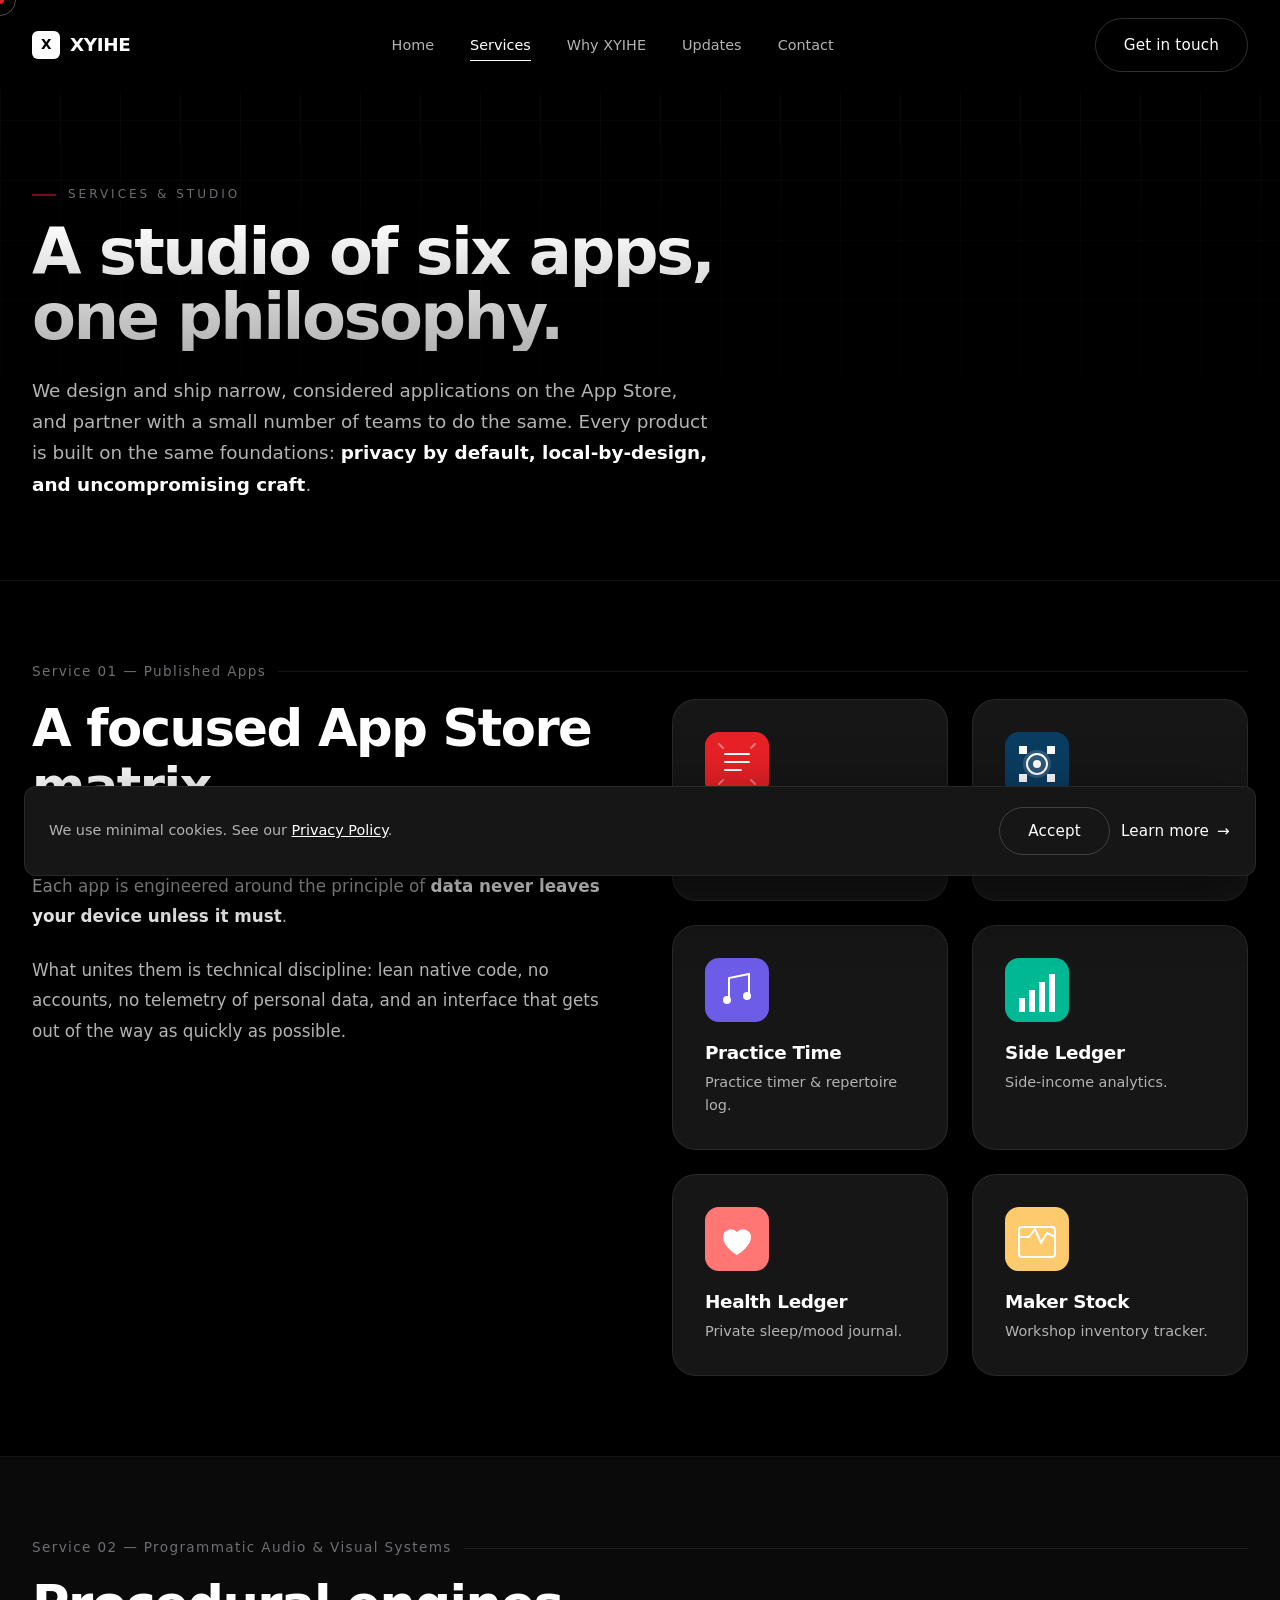
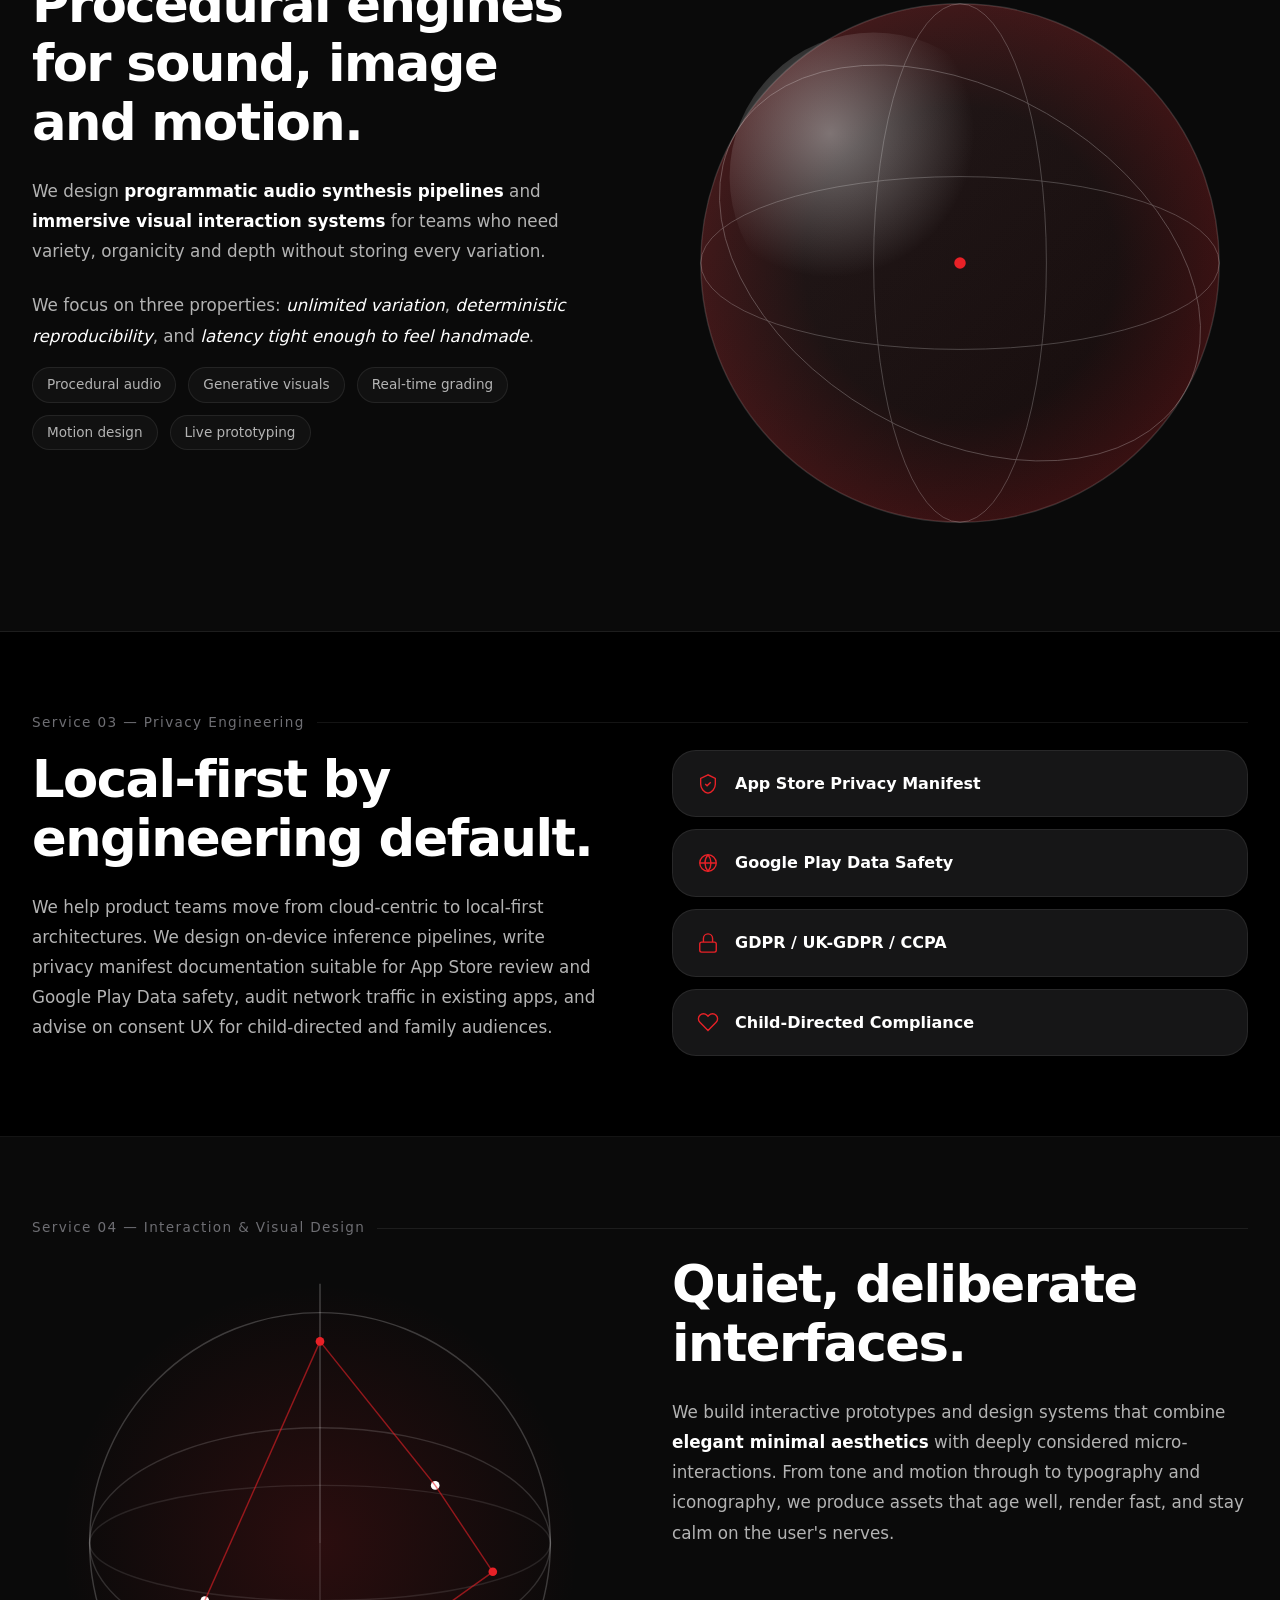
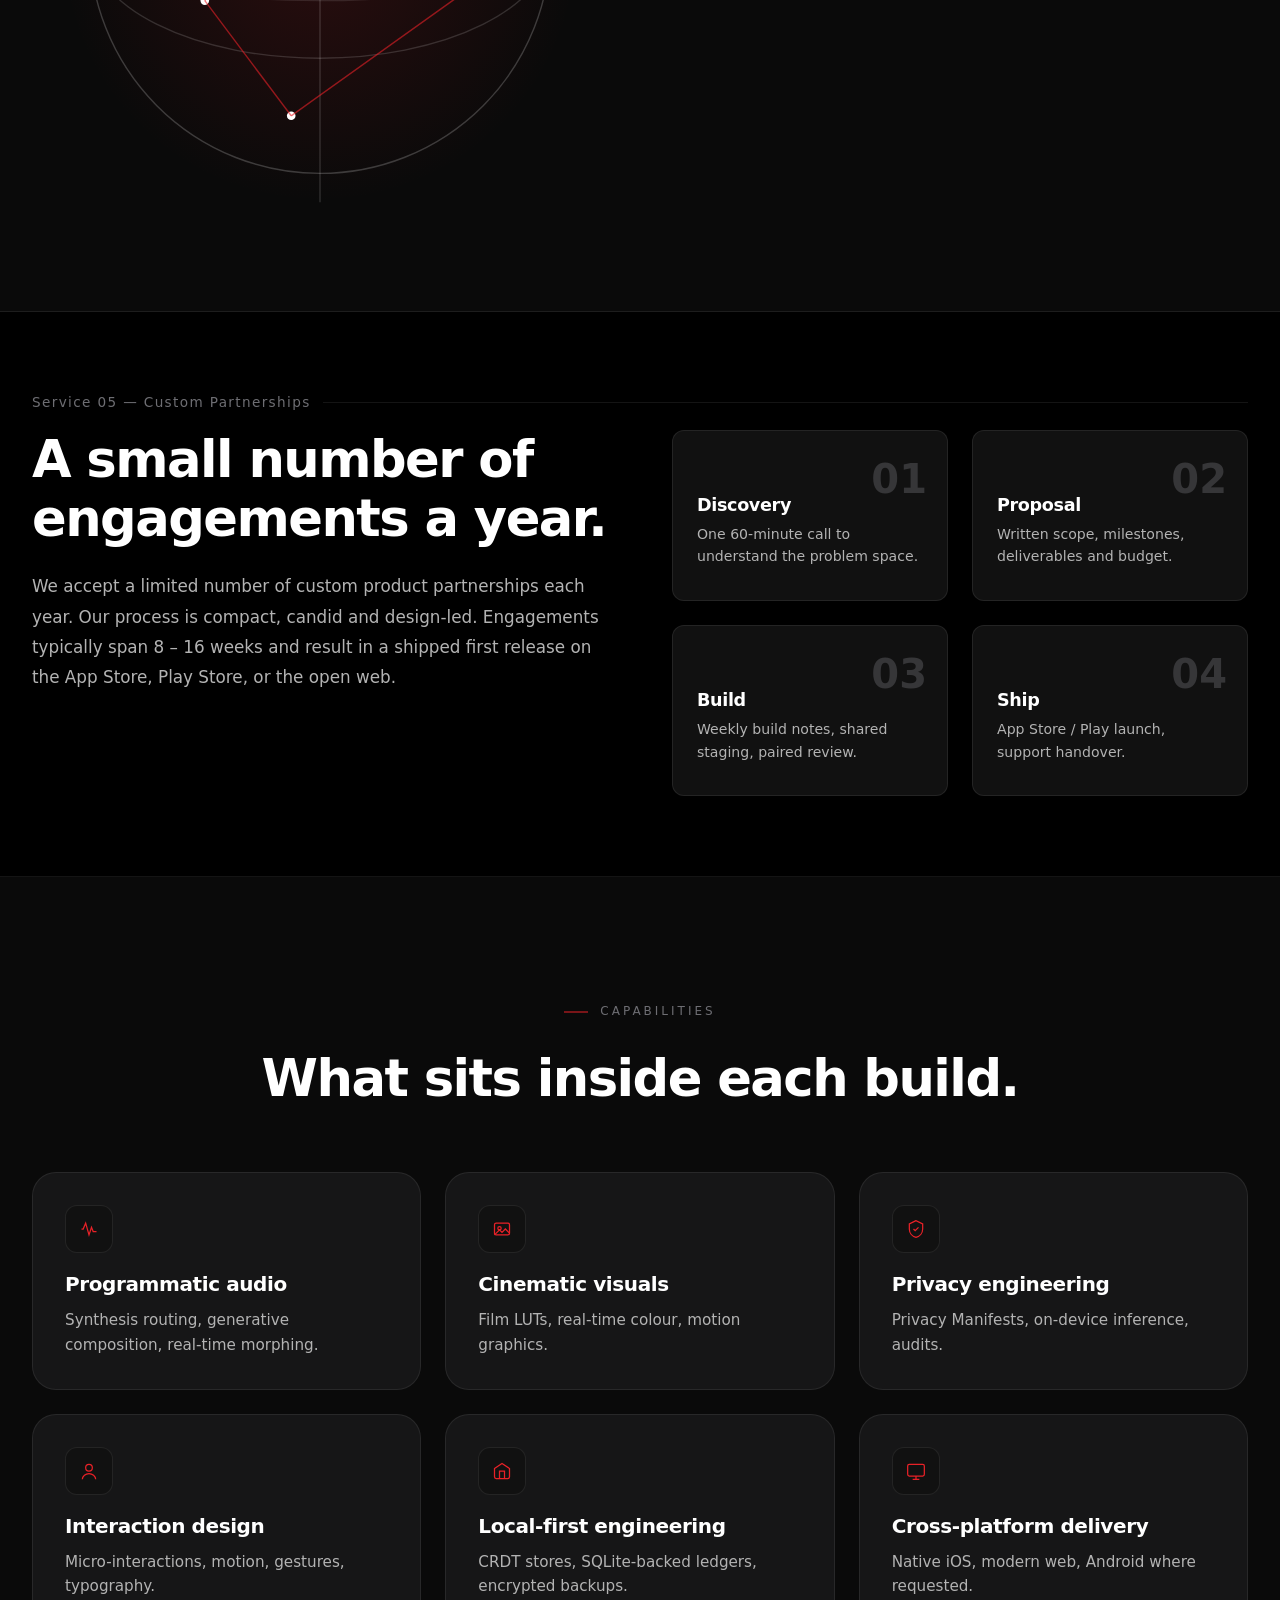
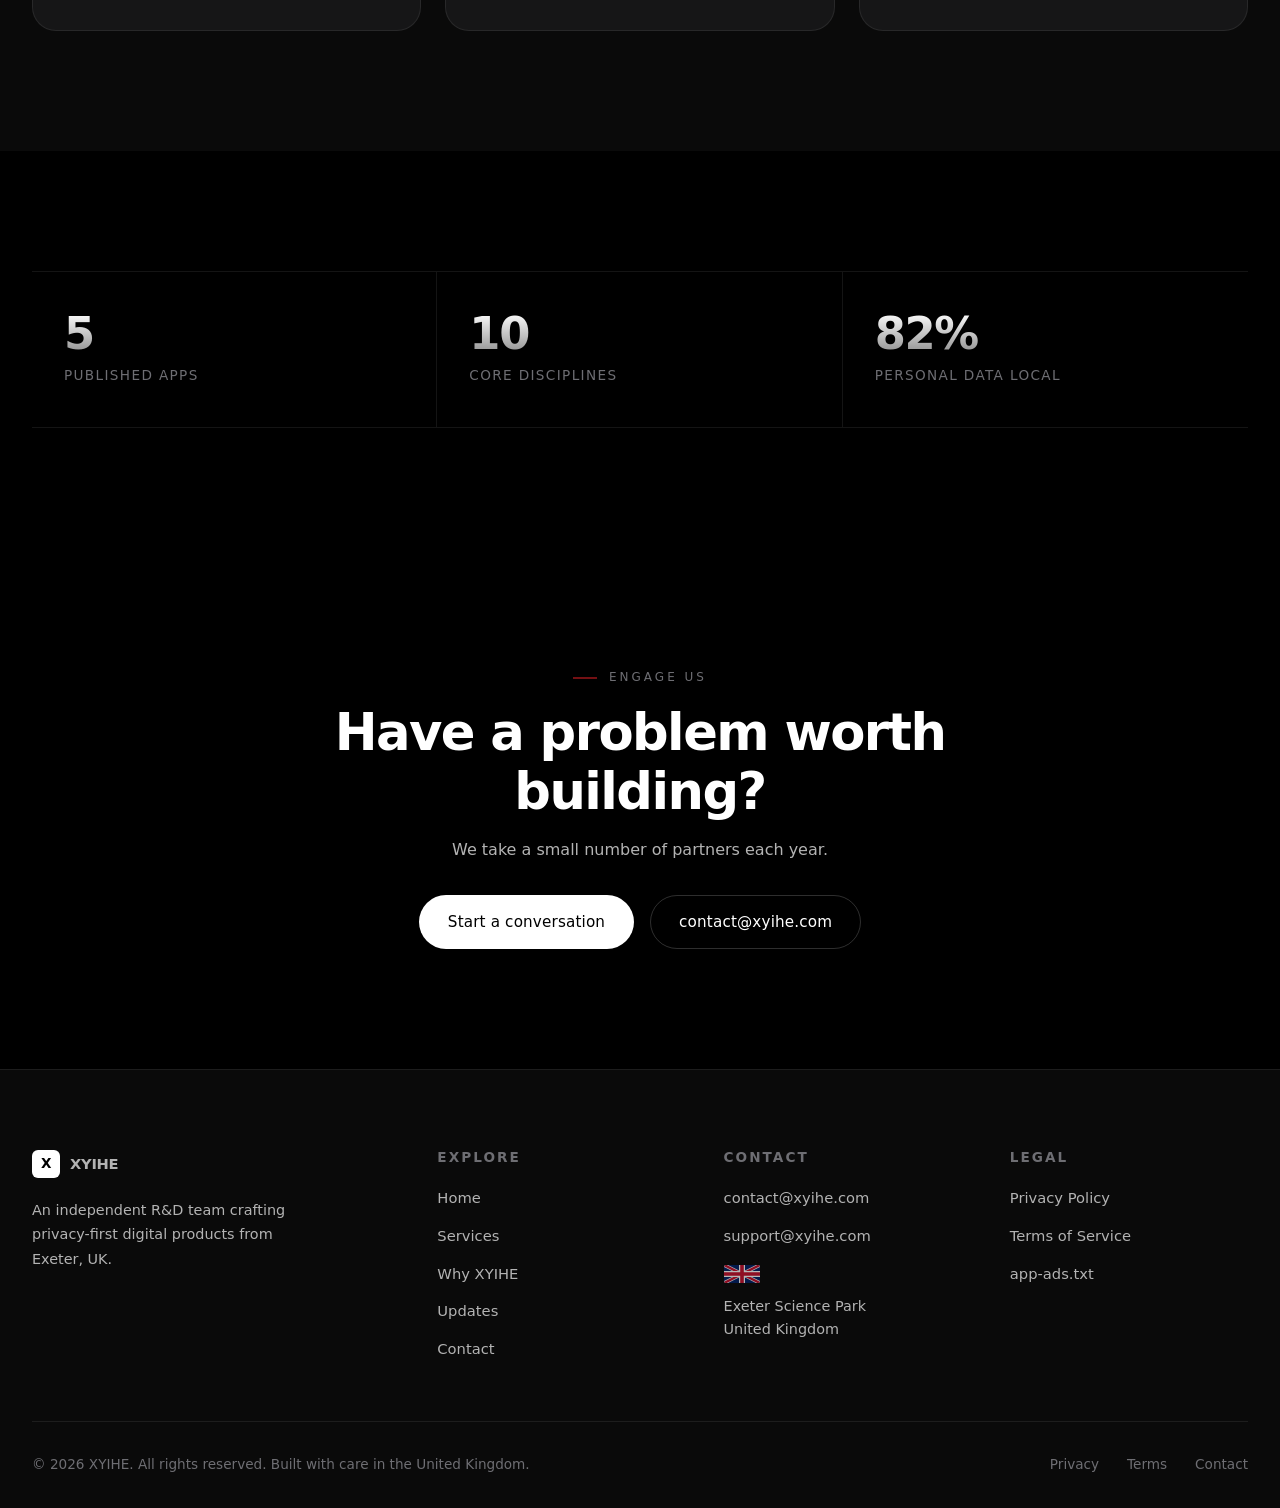
<file: services.html>
﻿<!DOCTYPE html>
<html lang="en">
<head>
    <meta charset="UTF-8">
    <meta http-equiv="X-UA-Compatible" content="IE=edge">
    <meta name="viewport" content="width=device-width, initial-scale=1.0">
    <title>Services — XYIHE</title>
    <meta name="description" content="The XYIHE studio builds privacy-first, locally-runnable iOS apps and digital products. Explore our published App Store matrix and the engagement pathways we offer.">
    <meta name="robots" content="index, follow">
    <link rel="canonical" href="https://xyihe.com/services.html">
    <link rel="icon" type="image/svg+xml" href="images/favicon.svg">
    <link rel="stylesheet" href="css/style.css">
</head>
<body>

<div class="loader"><div class="loader-mark">XYIHE</div><div class="loader-bar"></div></div>

<header class="site-header">
    <div class="container nav-wrap">
        <a href="/" class="brand"><span class="brand-mark">X</span><span>XYIHE</span></a>
        <nav class="nav-list">
            <a href="index.html">Home</a>
            <a href="services.html" class="active">Services</a>
            <a href="advantages.html">Why XYIHE</a>
            <a href="news.html">Updates</a>
            <a href="contact.html">Contact</a>
        </nav>
        <div class="nav-cta">
            <a href="contact.html" class="btn btn-outline" data-magnetic>Get in touch</a>
        </div>
    </div>
</header>

<section class="page-hero">
    <div class="page-hero-grid"></div>
    <div class="container">
        <div class="page-hero-inner reveal">
            <span class="eyebrow">Services & Studio</span>
            <h1 class="h-hero">A studio of six apps,<br>one philosophy.</h1>
            <p class="text-soft reveal reveal-delay-1" style="margin-top: 24px; max-width: 680px; font-size: 1.15rem; line-height: 1.7;">
                We design and ship narrow, considered applications on the App Store, and partner with a small number of teams to do the same. Every product is built on the same foundations: <strong style="color:#fff;">privacy by default, local-by-design, and uncompromising craft</strong>.
            </p>
        </div>
    </div>
</section>

<section class="section service-block">
    <div class="container">
        <div class="service-num">Service 01 — Published Apps</div>
        <div class="grid grid-2" style="gap: 64px;">
            <div>
                <h2 class="h-section">A focused App Store matrix.</h2>
                <p class="text-soft mt-24" style="font-size: 1.05rem; line-height: 1.8;">Our published titles cover six distinct personal-workflow categories. Each app is engineered around the principle of <strong style="color:#fff;">data never leaves your device unless it must</strong>.</p>
                <p class="text-soft mt-24" style="font-size: 1.05rem; line-height: 1.8;">What unites them is technical discipline: lean native code, no accounts, no telemetry of personal data, and an interface that gets out of the way as quickly as possible.</p>
            </div>
            <div class="app-showcase" style="grid-template-columns: 1fr 1fr; margin-top: 0;">
                <div class="app-card"><div class="app-icon"><img src="images/app-contract.svg" alt=""></div><h3 class="app-name">Contract Verify</h3><p class="app-desc">Lean local contract verifier.</p></div>
                <div class="app-card"><div class="app-icon"><img src="images/app-film.svg" alt=""></div><h3 class="app-name">Film Grade</h3><p class="app-desc">Film-grain colour engine.</p></div>
                <div class="app-card"><div class="app-icon"><img src="images/app-music.svg" alt=""></div><h3 class="app-name">Practice Time</h3><p class="app-desc">Practice timer & repertoire log.</p></div>
                <div class="app-card"><div class="app-icon"><img src="images/app-income.svg" alt=""></div><h3 class="app-name">Side Ledger</h3><p class="app-desc">Side-income analytics.</p></div>
                <div class="app-card"><div class="app-icon"><img src="images/app-health.svg" alt=""></div><h3 class="app-name">Health Ledger</h3><p class="app-desc">Private sleep/mood journal.</p></div>
                <div class="app-card"><div class="app-icon"><img src="images/app-stock.svg" alt=""></div><h3 class="app-name">Maker Stock</h3><p class="app-desc">Workshop inventory tracker.</p></div>
            </div>
        </div>
    </div>
</section>

<section class="section section-bg service-block">
    <div class="container">
        <div class="service-num">Service 02 — Programmatic Audio & Visual Systems</div>
        <div class="grid grid-2" style="gap: 64px;">
            <div>
                <h2 class="h-section">Procedural engines for sound, image and motion.</h2>
                <p class="text-soft mt-24" style="font-size: 1.05rem; line-height: 1.8;">We design <strong style="color:#fff;">programmatic audio synthesis pipelines</strong> and <strong style="color:#fff;">immersive visual interaction systems</strong> for teams who need variety, organicity and depth without storing every variation.</p>
                <p class="text-soft mt-24" style="font-size: 1.05rem; line-height: 1.8;">We focus on three properties: <em style="color:#fff;">unlimited variation</em>, <em style="color:#fff;">deterministic reproducibility</em>, and <em style="color:#fff;">latency tight enough to feel handmade</em>.</p>
                <div class="tag-list">
                    <span class="tag-item">Procedural audio</span>
                    <span class="tag-item">Generative visuals</span>
                    <span class="tag-item">Real-time grading</span>
                    <span class="tag-item">Motion design</span>
                    <span class="tag-item">Live prototyping</span>
                </div>
            </div>
            <div>
                <img src="images/sphere.svg" alt="Programmatic interaction sphere" style="width: 100%;">
            </div>
        </div>
    </div>
</section>

<section class="section service-block">
    <div class="container">
        <div class="service-num">Service 03 — Privacy Engineering</div>
        <div class="grid grid-2" style="gap: 64px;">
            <div>
                <h2 class="h-section">Local-first by engineering default.</h2>
                <p class="text-soft mt-24" style="font-size: 1.05rem; line-height: 1.8;">We help product teams move from cloud-centric to local-first architectures. We design on-device inference pipelines, write privacy manifest documentation suitable for App Store review and Google Play Data safety, audit network traffic in existing apps, and advise on consent UX for child-directed and family audiences.</p>
            </div>
            <div>
                <div class="card" style="padding: 20px 24px; margin-bottom: 12px;">
                    <div class="flex items-center gap-16"><span style="color: var(--color-accent);"><svg width="22" height="22" viewBox="0 0 24 24" fill="none" stroke="currentColor" stroke-width="1.5"><path d="M12 2L4 6v6c0 5 3.5 9 8 10 4.5-1 8-5 8-10V6l-8-4z"/><path d="M9 12l2 2 4-4"/></svg></span><strong style="color:#fff;">App Store Privacy Manifest</strong></div>
                </div>
                <div class="card" style="padding: 20px 24px; margin-bottom: 12px;">
                    <div class="flex items-center gap-16"><span style="color: var(--color-accent);"><svg width="22" height="22" viewBox="0 0 24 24" fill="none" stroke="currentColor" stroke-width="1.5"><circle cx="12" cy="12" r="9"/><path d="M3 12h18M12 3a14 14 0 0 1 0 18 14 14 0 0 1 0-18"/></svg></span><strong style="color:#fff;">Google Play Data Safety</strong></div>
                </div>
                <div class="card" style="padding: 20px 24px; margin-bottom: 12px;">
                    <div class="flex items-center gap-16"><span style="color: var(--color-accent);"><svg width="22" height="22" viewBox="0 0 24 24" fill="none" stroke="currentColor" stroke-width="1.5"><rect x="3" y="11" width="18" height="11" rx="2"/><path d="M7 11V7a5 5 0 0 1 10 0v4"/></svg></span><strong style="color:#fff;">GDPR / UK-GDPR / CCPA</strong></div>
                </div>
                <div class="card" style="padding: 20px 24px;">
                    <div class="flex items-center gap-16"><span style="color: var(--color-accent);"><svg width="22" height="22" viewBox="0 0 24 24" fill="none" stroke="currentColor" stroke-width="1.5"><path d="M20.84 4.61a5.5 5.5 0 0 0-7.78 0L12 5.67l-1.06-1.06a5.5 5.5 0 0 0-7.78 7.78L12 21.23l8.84-8.84a5.5 5.5 0 0 0 0-7.78z"/></svg></span><strong style="color:#fff;">Child-Directed Compliance</strong></div>
                </div>
            </div>
        </div>
    </div>
</section>

<section class="section section-bg service-block">
    <div class="container">
        <div class="service-num">Service 04 — Interaction & Visual Design</div>
        <div class="grid grid-2" style="gap: 64px;">
            <div>
                <img src="images/globe.svg" alt="Network globe" style="width: 100%;">
            </div>
            <div>
                <h2 class="h-section">Quiet, deliberate interfaces.</h2>
                <p class="text-soft mt-24" style="font-size: 1.05rem; line-height: 1.8;">We build interactive prototypes and design systems that combine <strong style="color:#fff;">elegant minimal aesthetics</strong> with deeply considered micro-interactions. From tone and motion through to typography and iconography, we produce assets that age well, render fast, and stay calm on the user's nerves.</p>
            </div>
        </div>
    </div>
</section>

<section class="section service-block">
    <div class="container">
        <div class="service-num">Service 05 — Custom Partnerships</div>
        <div class="grid grid-2" style="gap: 64px;">
            <div>
                <h2 class="h-section">A small number of engagements a year.</h2>
                <p class="text-soft mt-24" style="font-size: 1.05rem; line-height: 1.8;">We accept a limited number of custom product partnerships each year. Our process is compact, candid and design-led. Engagements typically span 8 – 16 weeks and result in a shipped first release on the App Store, Play Store, or the open web.</p>
            </div>
            <div class="process-grid" style="grid-template-columns: 1fr 1fr;">
                <div class="process-step"><h4 class="process-title">Discovery</h4><p class="process-desc">One 60-minute call to understand the problem space.</p></div>
                <div class="process-step"><h4 class="process-title">Proposal</h4><p class="process-desc">Written scope, milestones, deliverables and budget.</p></div>
                <div class="process-step"><h4 class="process-title">Build</h4><p class="process-desc">Weekly build notes, shared staging, paired review.</p></div>
                <div class="process-step"><h4 class="process-title">Ship</h4><p class="process-desc">App Store / Play launch, support handover.</p></div>
            </div>
        </div>
    </div>
</section>

<section class="section section-bg">
    <div class="container">
        <div class="section-head reveal">
            <span class="eyebrow" style="margin-left: auto; margin-right: auto;">Capabilities</span>
            <h2 class="h-section">What sits inside each build.</h2>
        </div>
        <div class="grid grid-3">
            <div class="card reveal"><div class="card-icon"><svg width="20" height="20" viewBox="0 0 24 24" fill="none" stroke="currentColor" stroke-width="1.5"><path d="M3 12h2l3-7 4 14 3-9 2 5h4"/></svg></div><h3 class="card-title">Programmatic audio</h3><p class="card-desc">Synthesis routing, generative composition, real-time morphing.</p></div>
            <div class="card reveal reveal-delay-1"><div class="card-icon"><svg width="20" height="20" viewBox="0 0 24 24" fill="none" stroke="currentColor" stroke-width="1.5"><rect x="3" y="5" width="18" height="14" rx="2"/><circle cx="9" cy="11" r="2"/><path d="M21 17l-5-5-4 4-3-3-6 6"/></svg></div><h3 class="card-title">Cinematic visuals</h3><p class="card-desc">Film LUTs, real-time colour, motion graphics.</p></div>
            <div class="card reveal reveal-delay-2"><div class="card-icon"><svg width="20" height="20" viewBox="0 0 24 24" fill="none" stroke="currentColor" stroke-width="1.5"><path d="M12 2L4 6v6c0 5 3.5 9 8 10 4.5-1 8-5 8-10V6l-8-4z"/><path d="M9 12l2 2 4-4"/></svg></div><h3 class="card-title">Privacy engineering</h3><p class="card-desc">Privacy Manifests, on-device inference, audits.</p></div>
            <div class="card reveal"><div class="card-icon"><svg width="20" height="20" viewBox="0 0 24 24" fill="none" stroke="currentColor" stroke-width="1.5"><circle cx="12" cy="8" r="4"/><path d="M4 22c0-4 4-7 8-7s8 3 8 7"/></svg></div><h3 class="card-title">Interaction design</h3><p class="card-desc">Micro-interactions, motion, gestures, typography.</p></div>
            <div class="card reveal reveal-delay-1"><div class="card-icon"><svg width="20" height="20" viewBox="0 0 24 24" fill="none" stroke="currentColor" stroke-width="1.5"><path d="M3 9l9-6 9 6v10a2 2 0 0 1-2 2H5a2 2 0 0 1-2-2V9z"/><path d="M9 21V12h6v9"/></svg></div><h3 class="card-title">Local-first engineering</h3><p class="card-desc">CRDT stores, SQLite-backed ledgers, encrypted backups.</p></div>
            <div class="card reveal reveal-delay-2"><div class="card-icon"><svg width="20" height="20" viewBox="0 0 24 24" fill="none" stroke="currentColor" stroke-width="1.5"><rect x="2" y="4" width="20" height="14" rx="2"/><path d="M8 22h8M12 18v4"/></svg></div><h3 class="card-title">Cross-platform delivery</h3><p class="card-desc">Native iOS, modern web, Android where requested.</p></div>
        </div>
    </div>
</section>

<section class="section">
    <div class="container">
        <div class="ticker-stat reveal">
            <div><div class="num" data-counter="6" data-suffix="">0</div><div class="lbl">Published Apps</div></div>
            <div><div class="num" data-counter="12" data-suffix="">0</div><div class="lbl">Core Disciplines</div></div>
            <div><div class="num" data-counter="100" data-suffix="%">0</div><div class="lbl">Personal Data Local</div></div>
        </div>
    </div>
</section>

<section class="section">
    <div class="container">
        <div class="reveal" style="text-align: center; max-width: 760px; margin: 0 auto;">
            <span class="eyebrow" style="margin: 0 auto 16px; display: table;">Engage us</span>
            <h2 class="h-section" style="margin: 0 0 16px;">Have a problem worth building?</h2>
            <p class="text-soft" style="margin-bottom: 32px;">We take a small number of partners each year.</p>
            <div class="hero-cta" style="margin-top: 0;">
                <a href="contact.html" class="btn btn-primary" data-magnetic>Start a conversation</a>
                <a href="mailto:contact@xyihe.com" class="btn btn-outline" data-magnetic>contact@xyihe.com</a>
            </div>
        </div>
    </div>
</section>

<footer class="site-footer">
    <div class="container">
        <div class="footer-grid">
            <div class="footer-col"><a href="/" class="brand" style="margin-bottom: 20px; display: inline-flex;"><span class="brand-mark">X</span><span>XYIHE</span></a><p class="text-soft" style="font-size: 0.9rem; line-height: 1.7; max-width: 280px; margin-bottom: 24px;">An independent R&D team crafting privacy-first digital products from Exeter, UK.</p></div>
            <div class="footer-col"><h5>Explore</h5><ul><li><a href="index.html">Home</a></li><li><a href="services.html">Services</a></li><li><a href="advantages.html">Why XYIHE</a></li><li><a href="news.html">Updates</a></li><li><a href="contact.html">Contact</a></li></ul></div>
            <div class="footer-col"><h5>Contact</h5><ul><li><a href="mailto:contact@xyihe.com">contact@xyihe.com</a></li><li><a href="mailto:support@xyihe.com">support@xyihe.com</a></li><li><img src="images/uk-flag.svg" alt="United Kingdom" style="width: 36px; opacity: 0.7; border-radius: 2px; margin-top: 16px;"></li><li style="color: var(--color-text-soft); font-size: 0.9rem; line-height: 1.6;">Exeter Science Park<br>United Kingdom</li></ul></div>
            <div class="footer-col"><h5>Legal</h5><ul><li><a href="privacy-policy.html">Privacy Policy</a></li><li><a href="terms-of-service.html">Terms of Service</a></li><li><a href="app-ads.txt">app-ads.txt</a></li></ul></div>
        </div>
        <div class="footer-bottom"><div>© <span data-year>2026</span> XYIHE. All rights reserved. Built with care in the United Kingdom.</div><div class="footer-bottom-meta"><a href="privacy-policy.html">Privacy</a><a href="terms-of-service.html">Terms</a><a href="contact.html">Contact</a></div></div>
    </div>
</footer>

<div class="cookie-banner" style="display: none;"><p>We use minimal cookies. See our <a href="privacy-policy.html" style="color:#fff; text-decoration: underline;">Privacy Policy</a>.</p><div class="cookie-actions"><button class="btn btn-outline" data-cookie>Accept</button><a class="btn btn-ghost" href="privacy-policy.html" style="color:#fff;">Learn more</a></div></div>

<script src="js/main.js"></script>
</body>
</html>
</file>
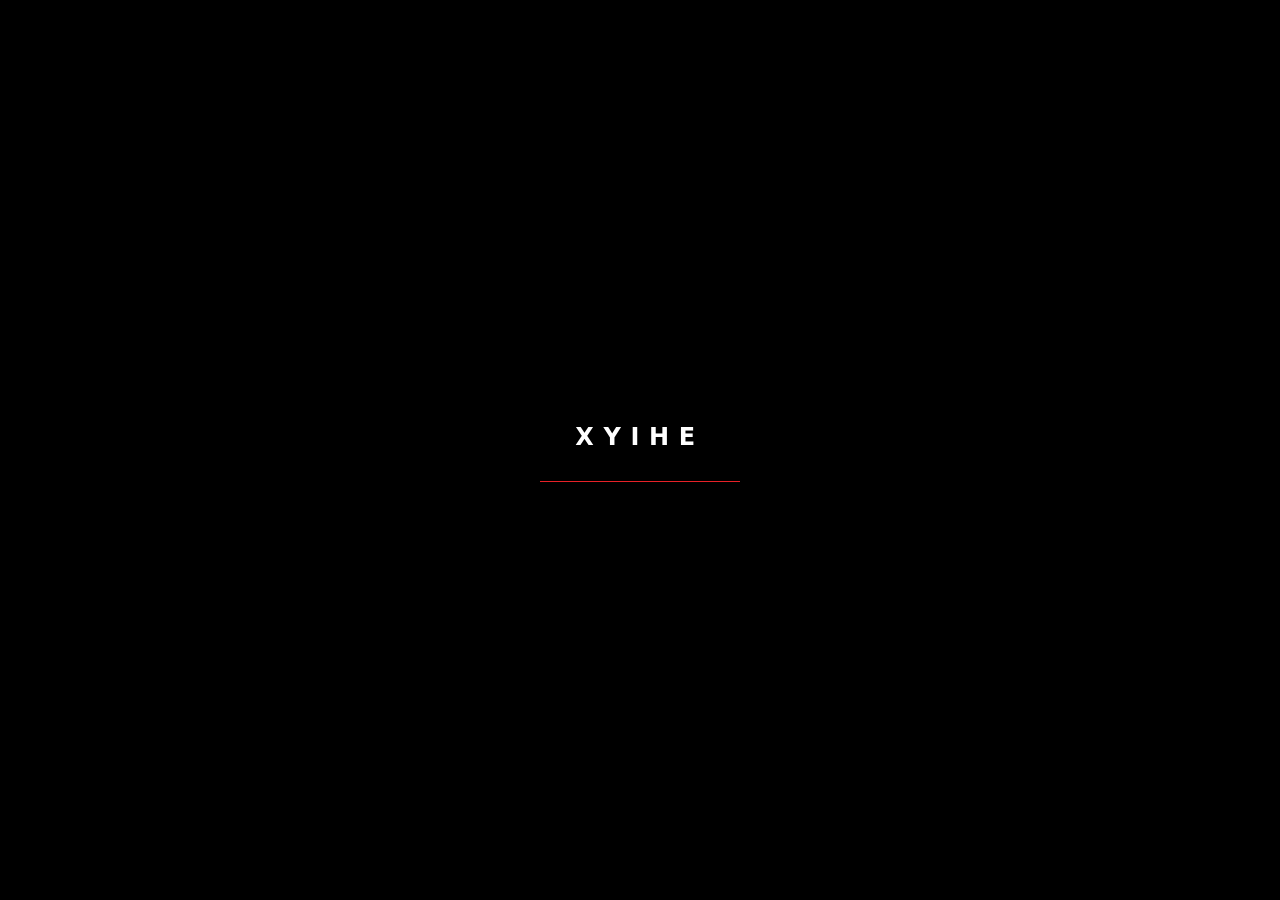
<file: terms-of-service.html>
﻿<!DOCTYPE html>
<html lang="en">
<head>
    <meta charset="UTF-8">
    <meta http-equiv="X-UA-Compatible" content="IE=edge">
    <meta name="viewport" content="width=device-width, initial-scale=1.0">
    <title>Terms of Service — XYIHE</title>
    <meta name="description" content="The XYIHE Terms of Service cover use of our website, our iOS applications, paid services, refunds, intellectual property, limitation of liability, governing law and dispute resolution across the UK, EU, US, and other jurisdictions.">
    <meta name="robots" content="index, follow, max-snippet:-1, max-image-preview:large">
    <link rel="canonical" href="https://xyihe.com/terms-of-service.html">
    <link rel="icon" type="image/svg+xml" href="images/favicon.svg">
    <link rel="stylesheet" href="css/style.css">

    <script type="application/ld+json">
    {
      "@context": "https://schema.org",
      "@type": "TermsOfService",
      "name": "XYIHE Terms of Service",
      "url": "https://xyihe.com/terms-of-service.html",
      "dateModified": "2026-07-02",
      "publisher": {"@type": "Organization", "name": "XYIHE", "email": "contact@xyihe.com"}
    }
    </script>
</head>
<body>

<div class="loader"><div class="loader-mark">XYIHE</div><div class="loader-bar"></div></div>

<header class="site-header">
    <div class="container nav-wrap">
        <a href="/" class="brand"><span class="brand-mark">X</span><span>XYIHE</span></a>
        <nav class="nav-list">
            <a href="index.html">Home</a>
            <a href="services.html">Services</a>
            <a href="advantages.html">Why XYIHE</a>
            <a href="news.html">Updates</a>
            <a href="contact.html">Contact</a>
        </nav>
        <div class="nav-cta">
            <a href="contact.html" class="btn btn-outline" data-magnetic>Get in touch</a>
</div>
    </div>
    
</div>
</section>

<div class="container legal-wrap">
    <aside class="legal-toc">
        <h6>Contents</h6>
        <ol>
            <li><a href="#acceptance">Acceptance & eligibility</a></li>
            <li><a href="#definitions">Definitions</a></li>
            <li><a href="#license">License to use the Apps</a></li>
            <li><a href="#account">Accounts and authentication</a></li>
            <li><a href="#paid-services">Paid services & in-app purchases</a></li>
            <li><a href="#refunds">Refunds & cancellations</a></li>
            <li><a href="#subscriptions">Subscriptions</a></li>
            <li><a href="#ip">Intellectual property</a></li>
            <li><a href="#user-content">Your content</a></li>
            <li><a href="#prohibited">Prohibited use</a></li>
            <li><a href="#third-party-content">Third-party content</a></li>
            <li><a href="#advertising">Advertising in our Apps</a></li>
            <li><a href="#disclaimers">Disclaimers</a></li>
            <li><a href="#liability">Limitation of liability</a></li>
            <li><a href="#indemnity">Indemnity</a></li>
            <li><a href="#termination">Termination</a></li>
            <li><a href="#jurisdictions">Jurisdictions & age</a></li>
            <li><a href="#law">Governing law & disputes</a></li>
            <li><a href="#changes">Changes</a></li>
            <li><a href="#contact">Contact</a></li>
        </ol>
    </aside>

    <article class="legal-content">

        <div id="acceptance">
            <h1>Terms of Service</h1>
            <p>These Terms of Service ("Terms") form a binding agreement between you and <strong>XYIHE</strong> ("XYIHE", "we", "us", "our"). By installing, copying, downloading, accessing or otherwise using the App Store and Google Play applications published under the XYIHE name (the "Apps"), or by accessing our website at xyihe.com (the "Website"), you agree to these Terms. If you do not agree, do not use the Apps or the Website.</p>
            <p>You also agree to our <a href="privacy-policy.html" style="color:#fff;">Privacy Policy</a>, which is incorporated into these Terms by reference. Where these Terms and the Privacy Policy conflict on a specific point, the Privacy Policy controls for personal data matters, and these Terms control for everything else.</p>
        </div>

        <div id="definitions">
            <h2>1. Definitions</h2>
            <ul>
                <li><strong>"App"</strong> means any application published by XYIHE on the Apple App Store, Google Play, or any other distribution platform, including but not limited to Contract Verify, Film Grade, Practice Time, Side Ledger, Health Ledger, and Maker Stock.</li>
                <li><strong>"Website"</strong> means xyihe.com and any sub-domains.</li>
                <li><strong>"User"</strong> or <strong>"you"</strong> means the natural person accepting these Terms.</li>
                <li><strong>"Content"</strong> means any text, image, audio, video, data, or other material.</li>
                <li><strong>"In-App Purchase"</strong> means any paid feature, subscription, or unlock made through the Apple App Store or Google Play Store.</li>
                <li><strong>"App Store"</strong> means either Apple's App Store or Google's Google Play Store, or any successor distribution platform we may use.</li>
            </ul>
        </div>

        <div id="license">
            <h2>2. License to use the Apps</h2>
            <p>Subject to your compliance with these Terms, we grant you a limited, non-exclusive, non-transferable, revocable licence to download, install and use each App on a Device that you own or control, solely for your personal, non-commercial purposes (unless otherwise agreed in writing). The licence is:</p>
            <ul>
                <li><strong>Personal</strong> — for your own use. You may not lend, lease, sublicense, or resell the Apps.</li>
                <li><strong>Per Device</strong> — tied to the Apple ID or Google account that purchased the App.</li>
                <li><strong>Non-exclusive</strong> — we may grant similar licences to other users.</li>
                <li><strong>Revocable</strong> — we may revoke this licence if you materially breach these Terms.</li>
            </ul>
            <p>Except as required by mandatory applicable law or as expressly permitted in these Terms, you may not copy, decompile, reverse-engineer, disassemble, attempt to derive the source code of, decrypt, modify, or create derivative works of the Apps. The Apps are licensed, not sold, and any transfer of the licence requires our written consent.</p>
            <p>You agree not to import the Apps into any country or distribute them through any channel other than the official App Stores. Volume purchase is available for educational institutions: please contact <strong>contact@xyihe.com</strong> for our Apple School Manager / Volume Purchase Program pricing.</p>
        </div>

        <div id="account">
            <h2>3. Accounts and authentication</h2>
            <p>Our Apps do not require you to create an account. If we ever offer optional authentication (for example, Sign In With Apple in a future release), the following terms apply:</p>
            <ul>
                <li>You are responsible for safeguarding your authentication credentials.</li>
                <li>Any activity that occurs under your account is your responsibility.</li>
                <li>You agree to provide accurate, current and complete information when creating an account.</li>
                <li>We may suspend or terminate accounts that contain false, misleading, or outdated information.</li>
                <li>Where Sign In With Apple is used, Apple provides an opaque user identifier that we use only to authenticate the session and never share with any third party.</li>
            </ul>
        </div>

        <div id="paid-services">
            <h2>4. Paid services & in-app purchases</h2>
            <p>We offer paid Apps and In-App Purchases, including:</p>
            <ul>
                <li><strong>One-time purchases</strong> — to unlock the full version of an App.</li>
                <li><strong>Subscriptions</strong> — for ongoing premium features, billed monthly or annually.</li>
                <li><strong>Consumables</strong> — for in-app credits or one-off unlocks (rare).</li>
            </ul>
            <p>All transactions are processed by Apple (App Store) or Google (Google Play). We do not directly receive your payment instrument. Prices are listed in the App Store and may include local taxes (e.g., VAT, GST). We may change prices in the future; existing subscriptions will not be affected for the remainder of the current billing period.</p>
            <p>Free trials, where offered, are limited to new subscribers. A free trial will automatically convert to a paid subscription at the end of the period unless cancelled at least 24 hours before the renewal date.</p>
        </div>

        <div id="refunds">
            <h2>5. Refunds & cancellations</h2>

            <h3>5.1 App Store purchases</h3>
            <p>Apple controls refunds for App Store purchases. To request a refund, follow the steps in Apple's <strong>Report a Problem</strong> page at <strong>reportaproblem.apple.com</strong>, or contact us at <strong>support@xyihe.com</strong> and we will advise you on the best route. We honour all App Store refund decisions made by Apple.</p>

            <h3>5.2 Google Play purchases</h3>
            <p>Google controls refunds for Google Play purchases. To request a refund, follow Google's refund policy at <strong>support.google.com/googleplay</strong>. We honour all refund decisions made by Google.</p>

            <h3>5.3 Subscriptions</h3>
            <p>You may cancel a subscription at any time via your device's account settings. Cancellation applies at the end of the current billing period; we do not offer pro-rata refunds for partial periods, except where required by law (e.g., EU consumer law within 14 days of a renewal).</p>

            <h3>5.4 Right of withdrawal (EEA / UK / EU)</h3>
            <p>If you are a consumer in the United Kingdom, the European Economic Area, or a comparable jurisdiction, you may have a statutory right to withdraw from a paid purchase within 14 days of purchase. Because the Apps are digital content delivered electronically, you agree to immediate delivery; in jurisdictions where applicable law requires a separate confirmation, we will provide a withdrawal confirmation before any download begins.</p>
            <p>For genuine defects in an App or subscription, we will offer a refund, replacement, or workaround at our discretion, without requiring withdrawal proceedings.</p>
        </div>

        <div id="subscriptions">
            <h2>6. Subscriptions</h2>
            <p>Where an App offers a subscription:</p>
            <ul>
                <li>The subscription renews automatically unless cancelled at least 24 hours before the end of the current period.</li>
                <li>Your account is charged for renewal within 24 hours before the end of the current period, at the then-current rate.</li>
                <li>If you cancel, you retain access until the end of the current billing period.</li>
                <li>You can manage subscriptions in your device's account settings (Apple ID Settings, Google Play Subscriptions).</li>
                <li>Free trials convert automatically to paid subscriptions. You may cancel during the trial to avoid charges.</li>
                <li>If we change a price for an existing subscription tier, we will notify you at least 30 days in advance and offer you the option to cancel.</li>
            </ul>
        </div>

        <div id="ip">
            <h2>7. Intellectual property</h2>

            <h3>7.1 Our IP</h3>
            <p>The Apps, the Website, and all related content, design, code, trademarks, logos, and "look and feel" are owned by XYIHE or our licensors. Nothing in these Terms transfers ownership to you. We grant you the limited licence in §2; we reserve all other rights.</p>

            <h3>7.2 Trademarks</h3>
            <p>XYIHE, the XYIHE logo, and each App's name and logo are trademarks of XYIHE. You may not use them without our written permission. Apple, the Apple logo, the App Store, and iPhone are trademarks of Apple Inc., registered in the United States and other countries. Google Play, the Google Play logo, and Android are trademarks of Google LLC.</p>

            <h3>7.3 Feedback</h3>
            <p>If you provide us with suggestions, ideas, feedback, or recommendations about the Apps or our services ("Feedback"), we may use that Feedback without obligation, attribution, or restriction. We may incorporate Feedback into our products. This clause does not assign any copyright in your Feedback to us; it merely waives any claim against us for the use of ideas.</p>
        </div>

        <div id="user-content">
            <h2>8. Your content</h2>

            <h3>8.1 You keep ownership</h3>
            <p>You retain all rights in the content you create, import, or store in the Apps ("User Content"). We do not claim ownership of User Content.</p>

            <h3>8.2 The licence you give us</h3>
            <p>To the extent we need to host, process, or transmit User Content on your behalf (for example, exporting a PDF, syncing across Devices you have signed into, or providing customer support), you grant us a limited, non-exclusive, revocable licence to use, host, store, copy and process your User Content solely as required to provide the service. This licence ends when your User Content is deleted from our systems.</p>

            <h3>8.3 What you confirm about your content</h3>
            <p>You confirm that you own, or have the necessary rights to, the User Content you create or import, and that it does not infringe any third-party rights or violate any applicable law.</p>
        </div>

        <div id="prohibited">
            <h2>9. Prohibited use</h2>
            <p>You agree not to use the Apps or Website to:</p>
            <ul>
                <li>Violate any applicable law or regulation.</li>
                <li>Infringe any intellectual-property right of any other person.</li>
                <li>Upload, store or distribute any content that is unlawful, harmful, defamatory, obscene, harassing, hateful, or otherwise objectionable.</li>
                <li>Impersonate any person or entity, or misrepresent your affiliation with any person or entity.</li>
                <li>Send any unsolicited or unauthorised advertising, promotional material, "junk mail", "spam", "chain letters", "pyramid schemes", or similar communications.</li>
                <li>Attempt to gain unauthorised access to, interfere with, damage, or disrupt any part of the Apps or the Website, or any server or network used to support them.</li>
                <li>Use any robot, spider, scraper, or other automated means to access the Apps or Website for any purpose without our express written consent.</li>
                <li>Reverse-engineer, decompile, disassemble, or otherwise attempt to derive the source code of any software underlying the Apps, except to the extent that such activity is expressly permitted by applicable law.</li>
                <li>Circumvent any security or technological measure used to protect the Apps or Website.</li>
                <li>Use the Apps in any way that would bring XYIHE into disrepute.</li>
                <li>Use the Apps for any commercial purpose other than those expressly approved by us in writing.</li>
            </ul>
        </div>

        <div id="third-party-content">
            <h2>10. Third-party content</h2>
            <p>The Apps and Website may contain links to third-party websites or content provided by third parties. We do not endorse and are not responsible for any third-party content. Your use of third-party content is at your own risk and subject to the third party's own terms. Apple, Google, and the providers of any SDKs we use are not responsible for the Apps or for any damages arising from your use of the Apps.</p>
        </div>

        <div id="advertising">
            <h2>11. Advertising in our Apps</h2>
            <p>Several of our Apps display advertising. Advertising is provided by third-party advertising partners described in our <a href="privacy-policy.html#advertising" style="color:#fff;">Privacy Policy</a>. By using an App that displays advertising, you agree to:</p>
            <ul>
                <li>Allow our advertising partners to use limited device-level identifiers (IDFA / GAID, subject to your consent) to select and deliver ads.</li>
                <li>Honour the App Tracking Transparency (ATT) or Android equivalent consent prompt we show. We do not bypass or circumvent this prompt.</li>
                <li>Accept that personalised advertising is conditional on your affirmative consent; if you decline, only contextual advertising is shown.</li>
                <li>Allow third-party advertising partners to use SDKs necessary for ad delivery, frequency capping, and measurement, subject to their own privacy policies.</li>
            </ul>
            <p>We attempt to keep our advertising honest and minimal. We do not allow behaviourally-targeted advertising to children. See <a href="privacy-policy.html#children" style="color:#fff;">Privacy Policy §13 — Children's privacy</a>.</p>
        </div>

        <div id="disclaimers">
            <h2>12. Disclaimers</h2>
            <p>To the maximum extent permitted by applicable law, the Apps and the Website are provided on an "as is" and "as available" basis, with all faults and without warranty of any kind. XYIHE and its licensors expressly disclaim all warranties of any kind, whether express, implied, statutory, or otherwise, including:</p>
            <ul>
                <li>Any implied warranties of merchantability, fitness for a particular purpose, title, and non-infringement.</li>
                <li>Any warranty that the Apps or Website will be uninterrupted, error-free, secure, or free of harmful components.</li>
                <li>Any warranty that defects will be corrected or that the Apps or Website will meet your particular requirements.</li>
            </ul>
            <p>Some jurisdictions do not allow the exclusion of certain warranties; in those jurisdictions, the exclusions above apply to the maximum extent permitted and the remaining warranties are limited to the minimum duration permitted by law.</p>
            <p>The Apps are not intended to provide legal, medical, financial, accounting, or other professional advice. Where you rely on content produced within an App (for example, a contract annotation, a film grade, a practice log, or a side-income calculation), you remain responsible for verifying it with a qualified professional where appropriate.</p>
        </div>

        <div id="liability">
            <h2>13. Limitation of liability</h2>
            <p>To the maximum extent permitted by applicable law, in no event will XYIHE, its affiliates, directors, employees, agents, suppliers, or licensors be liable for:</p>
            <ul>
                <li>Any indirect, incidental, consequential, special, exemplary, or punitive damages of any kind.</li>
                <li>Any loss of profits, revenue, data, business, goodwill, or other intangible losses.</li>
                <li>Any damages arising from your access to or inability to access the Apps or the Website.</li>
                <li>Any damages arising from any conduct or content of any third party in connection with the Apps or the Website.</li>
                <li>Any unauthorised access, use, or alteration of your transmissions or Content.</li>
            </ul>
            <p>In any event, the aggregate liability of XYIHE and its affiliates for any claim arising out of or related to these Terms, the Apps, or the Website is limited to the greater of (a) the amount you have paid to us in the twelve (12) months preceding the claim, or (b) one hundred pounds sterling (£100).</p>
            <p>Nothing in these Terms excludes or limits any warranty or liability that cannot be excluded or limited under applicable law. Where local mandatory consumer law (for example, the consumer-protection regimes of France, Germany, Australia, or US state laws) provides you with additional rights, those rights are not affected.</p>
        </div>

        <div id="indemnity">
            <h2>14. Indemnity</h2>
            <p>You agree to indemnify, defend, and hold harmless XYIHE, its affiliates, and their respective directors, officers, employees, agents, and licensors from any claims, liabilities, damages, judgments, awards, losses, costs, expenses, or fees (including reasonable attorneys' fees) arising out of or relating to your breach of these Terms, your User Content, or your use of the Apps or Website in an unlawful manner.</p>
        </div>

        <div id="termination">
            <h2>15. Termination</h2>
            <p>We may suspend or terminate your access to all or part of the Apps or the Website at any time, with or without notice, for any reason, including your breach of these Terms. Upon termination:</p>
            <ul>
                <li>The licence granted to you in §2 ends.</li>
                <li>You must stop using the Apps and the Website, and remove any copies you have made.</li>
                <li>Provisions that by their nature should survive termination (such as Intellectual Property, Disclaimers, Limitation of Liability, Indemnity, and Governing Law) will survive.</li>
            </ul>
            <p>You may stop using the Apps at any time by uninstalling them from your Device. Where your state or country provides you with a statutory right of cancellation or cooling-off period, that right applies.</p>
        </div>

        <div id="jurisdictions">
            <h2>16. Jurisdictions & age</h2>

            <h3>16.1 Minimum age</h3>
            <p>You must be at least the age of digital consent in your jurisdiction to use the Apps.</p>
            <ul>
                <li><strong>EEA & UK:</strong> 13 years old (with parental consent for users aged 13 – 15 required in some EU member states).</li>
                <li><strong>United States:</strong> 13 years old (per COPPA).</li>
                <li><strong>Brazil:</strong> 12 years old (per LGPD).</li>
                <li><strong>Australia:</strong> 16 years old (per Privacy Act 1988).</li>
                <li><strong>India:</strong> 18 years old (per DPDP Act 2023).</li>
                <li><strong>China:</strong> 14 years old (per PIPL).</li>
                <li><strong>Other jurisdictions:</strong> the minimum age prescribed by local law.</li>
            </ul>
            <p>If you are below the relevant minimum age, a parent or legal guardian must agree to these Terms on your behalf before you use the Apps.</p>

            <h3>16.2 Country-specific consumer information</h3>
            <ul>
                <li><strong>EEA / UK consumers:</strong> The European Commission provides an online dispute resolution platform at <strong>ec.europa.eu/consumers/odr</strong>. We are not obliged and do not agree to participate in dispute resolution proceedings before a consumer arbitration board, except where mandatory local law requires it.</li>
                <li><strong>California residents:</strong> If you are a California resident, you may have additional rights under the California Consumer Privacy Act; see our <a href="privacy-policy.html" style="color:#fff;">Privacy Policy</a>.</li>
                <li><strong>Australia consumers:</strong> Our goods and services come with guarantees that cannot be excluded under the Australian Consumer Law. You are entitled to a replacement or refund for a major failure and compensation for any other reasonably foreseeable loss or damage.</li>
                <li><strong>Brazilian consumers:</strong> You have the right to terminate within 7 days of purchase ("direito de arrependimento"), per Art. 49 of the Consumer Defence Code.</li>
                <li><strong>Japan, South Korea, India:</strong> For information about your statutory cancellation rights, contact <strong>support@xyihe.com</strong>.</li>
            </ul>
        </div>

        <div id="law">
            <h2>17. Governing law & disputes</h2>
            <p>These Terms are governed by the laws of England and Wales, save where mandatory local consumer law provides otherwise. Any dispute arising out of or in connection with these Terms, including any question regarding its existence, validity, or termination, shall be referred to and finally resolved by the courts of England and Wales.</p>
            <p>Where mandatory local law requires a different forum (such as the courts of your habitual residence), the mandatory local forum shall have jurisdiction.</p>
            <p>We will attempt to resolve any dispute informally within thirty (30) days of notice. Please write to <strong>contact@xyihe.com</strong> first. We will respond within thirty (30) days. If the dispute is not resolved within that period, either party may pursue formal proceedings.</p>
        </div>

        <div id="changes">
            <h2>18. Changes to these Terms</h2>
            <p>We may revise these Terms from time to time. When we do:</p>
            <ul>
                <li>We update the "Last updated" date at the top of this page.</li>
                <li>For material changes, we will give at least 30 days' notice via an in-app banner or via the Updates page.</li>
                <li>For non-material changes (typos, formatting, clarification), we will simply update the page.</li>
                <li>Your continued use of the Apps after the effective date of a change indicates acceptance of the revised Terms.</li>
                <li>If you do not accept a material change, you may stop using the Apps and request a refund for any unused portion of a paid subscription, where applicable.</li>
            </ul>
        </div>

        <div id="contact">
            <h2>19. Contact</h2>
            <p>If you have any questions about these Terms, please contact us:</p>
            <ul>
                <li><strong>By email — general:</strong> <strong>contact@xyihe.com</strong></li>
                <li><strong>By email — support:</strong> <strong>support@xyihe.com</strong></li>
                <li><strong>By email — privacy and data:</strong> <strong>privacy@xyihe.com</strong></li>
                <li><strong>By email — legal and rights:</strong> <strong>legal@xyihe.com</strong></li>
                <li><strong>By post:</strong> XYIHE, Exeter Science Park, 6 Babbage Way, Exeter EX5 2FN, United Kingdom</li>
            </ul>
            <p>We aim to respond to every written enquiry within five working days. For complex requests, we may take longer — we will tell you in advance if we will.</p>
            <div class="highlight-callout">
                <p>By installing or using the Apps, you confirm that you have read, understood, and agree to these Terms and our <a href="privacy-policy.html" style="color:#fff;">Privacy Policy</a>.</p>
            </div>
        </div>

    </article>
</div>

CTA -->
<section class="section section-bg">
    <div class="container">
        <div class="reveal" style="text-align: center; max-width: 760px; margin: 0 auto;">
            <span class="eyebrow" style="margin: 0 auto 16px; display: table;">Need help?</span>
            <h2 class="h-section" style="margin: 0 0 16px;">Questions about the fine print?</h2>
            <p class="text-soft" style="margin-bottom: 32px;">If anything in these Terms is unclear, write to us. A real member of the team will respond, usually within five working days.</p>
            <a href="mailto:contact@xyihe.com" class="btn btn-primary" data-magnetic>contact@xyihe.com</a>
        </div>
    </div>

Footer -->
<footer class="site-footer">
    <div class="glow-orb top-right" style="opacity: 0.4;"></div>
    <div class="container">
        <div class="footer-grid">
            <div class="footer-col">
                <a href="/" class="brand" style="margin-bottom: 20px; display: inline-flex;"><span class="brand-mark">X</span><span>XYIHE</span></a>
                <p class="text-soft" style="font-size: 0.9rem; line-height: 1.7; max-width: 280px; margin-bottom: 24px;">An independent R&D team crafting privacy-first, locally-runnable digital products from Exeter, United Kingdom.</p>
                <div style="display: flex; gap: 14px;">
                    <a href="#" aria-label="Twitter" style="color: var(--color-text-soft);"><svg width="18" height="18" viewBox="0 0 24 24" fill="currentColor"><path d="M18.244 2.25h3.308l-7.227 8.26 8.502 11.24H16.17l-5.214-6.817L4.99 21.75H1.68l7.73-8.835L1.254 2.25H8.08l4.713 6.231zm-1.161 17.52h1.833L7.084 4.126H5.117z"/></svg></a>
                    <a href="#" aria-label="GitHub" style="color: var(--color-text-soft);"><svg width="18" height="18" viewBox="0 0 24 24" fill="currentColor"><path d="M12 0c-6.626 0-12 5.373-12 12 0 5.302 3.438 9.8 8.207 11.387.599.111.793-.261.793-.577v-2.234c-3.338.726-4.033-1.416-4.033-1.416-.546-1.387-1.333-1.756-1.333-1.756-1.089-.745.083-.729.083-.729 1.205.084 1.839 1.237 1.839 1.237 1.07 1.834 2.807 1.304 3.492.997.107-.775.42-1.305.765-1.605-2.665-.305-5.467-1.334-5.467-5.931 0-1.311.469-2.382 1.236-3.221-.124-.303-.535-1.524.117-3.176 0 0 1.008-.322 3.301 1.30.957-.266 1.983-.399 3.003-.404 1.02.005 2.047.138 3.006.404 2.291-1.552 3.297-1.23 3.297-1.23.653 1.652.242 2.873.118 3.176.77.839 1.235 1.91 1.235 3.221 0 4.609-2.807 5.624-5.479 5.921.43.372.823 1.102.823 2.222v3.293c0 .319.192.694.801.576 4.765-1.589 8.199-6.086 8.199-11.386 0-6.627-5.373-12-12-12z"/></svg></a>
                    <a href="#" aria-label="LinkedIn" style="color: var(--color-text-soft);"><svg width="18" height="18" viewBox="0 0 24 24" fill="currentColor"><path d="M20.447 20.452h-3.554v-5.569c0-1.328-.027-3.037-1.852-3.037-1.853 0-2.136 1.445-2.136 2.939v5.667H9.351V9h3.414v1.561h.046c.477-.9 1.637-1.85 3.37-1.85 3.601 0 4.267 2.37 4.267 5.455v6.286zM5.337 7.433c-1.144 0-2.063-.926-2.063-2.065 0-1.138.92-2.063 2.063-2.063 1.14 0 2.064.925 2.064 2.063 0 1.139-.925 2.065-2.064 2.065zm1.782 13.019H3.555V9h3.564v11.452zM22.225 0H1.771C.792 0 0 .774 0 1.729v20.542C0 23.227.792 24 1.771 24h20.451C23.2 24 24 23.227 24 22.271V1.729C24 .774 23.2 0 22.222 0h.003z"/></svg></a>
                </div>
            </div>
            <div class="footer-col"><h5>Explore</h5><ul><li><a href="index.html">Home</a></li><li><a href="services.html">Services</a></li><li><a href="advantages.html">Why XYIHE</a></li><li><a href="news.html">Updates</a></li><li><a href="contact.html">Contact</a></li></ul></div>
            <div class="footer-col"><h5>Contact</h5><ul><li><a href="mailto:contact@xyihe.com">contact@xyihe.com</a></li><li><a href="mailto:support@xyihe.com">support@xyihe.com</a></li><li style="margin-top: 16px;"><img src="images/uk-flag.svg" alt="United Kingdom" style="width: 36px; opacity: 0.7; border-radius: 2px;"></li><li style="color: var(--color-text-soft); font-size: 0.9rem; line-height: 1.6;">Exeter Science Park<br>United Kingdom</li></ul></div>
            <div class="footer-col"><h5>Legal</h5><ul><li><a href="privacy-policy.html">Privacy Policy</a></li><li><a href="terms-of-service.html">Terms of Service</a></li><li><a href="privacy-policy.html#cookies">Cookies</a></li><li><a href="privacy-policy.html#children">Children's Privacy</a></li><li><a href="privacy-policy.html#advertising">Advertising & Ad SDKs</a></li><li><a href="privacy-policy.html#jurisdictions">Jurisdictions</a></li><li><a href="app-ads.txt">app-ads.txt</a></li></ul></div>
        </div>
        <div class="footer-bottom">
            <div>© <span data-year>2026</span> XYIHE. All rights reserved. Built with care in the United Kingdom.</div>
            <div class="footer-bottom-meta"><a href="privacy-policy.html">Privacy</a><a href="terms-of-service.html">Terms</a><a href="contact.html">Contact</a></div>
        </div>
    </div>
</footer>

<div class="cookie-banner" style="display: none;">
    <p>We use minimal cookies and never sell personal data. See our <a href="privacy-policy.html" style="color:#fff; text-decoration: underline;">Privacy Policy</a> for details.</p>
    <div class="cookie-actions"><button class="btn btn-outline" data-cookie>Accept</button><a class="btn btn-ghost" href="privacy-policy.html" style="color:#fff;">Learn more</a></div>
</div>

<script src="js/main.js"></script>
</body>
</html>
</file>
<file: css/style.css>
/* ==========================================================================
   XYIHE.COM - Global Stylesheet
   Tesla-inspired minimal aesthetic with rich animation system
   ========================================================================== */

/* ---------- Reset & Base ---------- */
*, *::before, *::after {
    margin: 0;
    padding: 0;
    box-sizing: border-box;
}

:root {
    --color-bg: #000000;
    --color-bg-elev: #0a0a0a;
    --color-bg-soft: #111111;
    --color-surface: #161617;
    --color-line: rgba(255, 255, 255, 0.08);
    --color-line-strong: rgba(255, 255, 255, 0.18);
    --color-text: #ffffff;
    --color-text-soft: #b3b3b3;
    --color-text-mute: #6e6e73;
    --color-accent: #e82127;
    --color-accent-soft: #ff3b3b;
    --gradient-hero: linear-gradient(135deg, #0a0a0a 0%, #1a0000 50%, #0a0a0a 100%);
    --gradient-glow: radial-gradient(circle at 50% 0%, rgba(232, 33, 39, 0.18) 0%, transparent 60%);
    --font-display: 'Helvetica Neue', 'Inter', 'SF Pro Display', system-ui, -apple-system, sans-serif;
    --font-body: 'Helvetica Neue', 'Inter', 'SF Pro Text', system-ui, -apple-system, sans-serif;
    --radius-sm: 4px;
    --radius-md: 12px;
    --radius-lg: 24px;
    --max-width: 1280px;
    --transition-fast: 0.2s cubic-bezier(0.4, 0, 0.2, 1);
    --transition-base: 0.4s cubic-bezier(0.4, 0, 0.2, 1);
    --transition-slow: 0.8s cubic-bezier(0.16, 1, 0.3, 1);
    --ease-expo: cubic-bezier(0.19, 1, 0.22, 1);
}

html {
    font-size: 16px;
    scroll-behavior: smooth;
    -webkit-font-smoothing: antialiased;
    -moz-osx-font-smoothing: grayscale;
}

body {
    font-family: var(--font-body);
    background-color: var(--color-bg);
    color: var(--color-text);
    line-height: 1.6;
    overflow-x: hidden;
    min-height: 100vh;
    position: relative;
}

img, svg, video {
    display: block;
    max-width: 100%;
    height: auto;
}

a {
    color: inherit;
    text-decoration: none;
    transition: color var(--transition-fast);
}

a:hover {
    color: var(--color-accent-soft);
}

button {
    font-family: inherit;
    background: none;
    border: none;
    color: inherit;
    cursor: pointer;
}

ul, ol { list-style: none; }

/* ---------- Typography ---------- */
h1, h2, h3, h4, h5, h6 {
    font-family: var(--font-display);
    font-weight: 600;
    line-height: 1.15;
    letter-spacing: -0.02em;
    margin: 0 0 1rem;
}

.h-display {
    font-size: clamp(2.5rem, 6vw, 5.5rem);
    font-weight: 700;
    line-height: 1.05;
    letter-spacing: -0.035em;
}

.h-hero {
    font-size: clamp(2.8rem, 7vw, 6rem);
    font-weight: 700;
    line-height: 1.02;
    letter-spacing: -0.04em;
    background: linear-gradient(180deg, #ffffff 0%, #b3b3b3 100%);
    -webkit-background-clip: text;
    background-clip: text;
    -webkit-text-fill-color: transparent;
}

.h-section {
    font-size: clamp(2rem, 4vw, 3.5rem);
    font-weight: 600;
    letter-spacing: -0.03em;
}

.h-card {
    font-size: 1.5rem;
    font-weight: 600;
    letter-spacing: -0.01em;
}

.text-soft { color: var(--color-text-soft); }
.text-mute { color: var(--color-text-mute); }
.text-accent { color: var(--color-accent); }

.eyebrow {
    display: inline-block;
    font-size: 0.75rem;
    text-transform: uppercase;
    letter-spacing: 0.25em;
    color: var(--color-text-mute);
    margin-bottom: 1rem;
    position: relative;
    padding-left: 36px;
}

.eyebrow::before {
    content: '';
    position: absolute;
    left: 0;
    top: 50%;
    width: 24px;
    height: 1px;
    background: var(--color-accent);
    transform: translateY(-50%);
}

/* ---------- Layout ---------- */
.container {
    width: 100%;
    max-width: var(--max-width);
    margin: 0 auto;
    padding: 0 32px;
}

.section {
    padding: 120px 0;
    position: relative;
}

.section-sm { padding: 80px 0; }

.grid {
    display: grid;
    gap: 24px;
}

.grid-2 { grid-template-columns: repeat(2, 1fr); }
.grid-3 { grid-template-columns: repeat(3, 1fr); }
.grid-4 { grid-template-columns: repeat(4, 1fr); }

@media (max-width: 900px) {
    .grid-2, .grid-3, .grid-4 { grid-template-columns: 1fr; }
    .section { padding: 80px 0; }
    .container { padding: 0 20px; }
}

/* ---------- Buttons ---------- */
.btn {
    display: inline-flex;
    align-items: center;
    gap: 8px;
    padding: 14px 28px;
    border-radius: 999px;
    font-size: 0.95rem;
    font-weight: 500;
    letter-spacing: 0.01em;
    cursor: pointer;
    transition: all var(--transition-base);
    border: 1px solid transparent;
    position: relative;
    overflow: hidden;
}

.btn-primary {
    background: var(--color-text);
    color: var(--color-bg);
}

.btn-primary:hover {
    transform: translateY(-2px);
    box-shadow: 0 10px 30px rgba(255, 255, 255, 0.15);
    color: var(--color-bg);
}

.btn-outline {
    background: transparent;
    color: var(--color-text);
    border-color: var(--color-line-strong);
}

.btn-outline:hover {
    background: var(--color-text);
    color: var(--color-bg);
    border-color: var(--color-text);
}

.btn-ghost {
    background: transparent;
    color: var(--color-text);
    padding: 10px 0;
}

.btn-ghost::after {
    content: '→';
    transition: transform var(--transition-base);
    display: inline-block;
}

.btn-ghost:hover::after {
    transform: translateX(6px);
}

/* ---------- Header / Navigation ---------- */
.site-header {
    position: fixed;
    top: 0;
    left: 0;
    right: 0;
    z-index: 100;
    padding: 18px 0;
    background: rgba(0, 0, 0, 0.72);
    backdrop-filter: saturate(180%) blur(20px);
    -webkit-backdrop-filter: saturate(180%) blur(20px);
    border-bottom: 1px solid transparent;
    transition: all var(--transition-base);
}

.site-header.scrolled {
    padding: 12px 0;
    border-bottom-color: var(--color-line);
}

.nav-wrap {
    display: flex;
    align-items: center;
    justify-content: space-between;
}

.brand {
    display: flex;
    align-items: center;
    gap: 10px;
    font-family: var(--font-display);
    font-weight: 600;
    font-size: 1.15rem;
    letter-spacing: -0.02em;
}

.brand-mark {
    width: 28px;
    height: 28px;
    border-radius: 6px;
    background: var(--color-text);
    display: flex;
    align-items: center;
    justify-content: center;
    color: var(--color-bg);
    font-weight: 800;
    font-size: 0.85rem;
}

.nav-list {
    display: flex;
    align-items: center;
    gap: 36px;
}

.nav-list a {
    font-size: 0.9rem;
    color: var(--color-text-soft);
    position: relative;
    padding: 4px 0;
}

.nav-list a::after {
    content: '';
    position: absolute;
    bottom: 0;
    left: 0;
    width: 0;
    height: 1px;
    background: var(--color-text);
    transition: width var(--transition-base);
}

.nav-list a:hover, .nav-list a.active {
    color: var(--color-text);
}

.nav-list a:hover::after, .nav-list a.active::after {
    width: 100%;
}

.nav-cta {
    display: flex;
    align-items: center;
    gap: 16px;
}

.nav-toggle {
    display: none;
    width: 36px;
    height: 36px;
    align-items: center;
    justify-content: center;
    flex-direction: column;
    gap: 5px;
}

.nav-toggle span {
    width: 22px;
    height: 1.5px;
    background: var(--color-text);
    transition: all var(--transition-base);
}

@media (max-width: 900px) {
}

/* ---------- Hero ---------- */
.hero {
    position: relative;
    min-height: 100vh;
    display: flex;
    align-items: center;
    overflow: hidden;
    padding-top: 80px;
}

.hero::before {
    content: '';
    position: absolute;
    inset: 0;
    background: var(--gradient-glow);
    z-index: -1;
}

.hero-grid {
    position: absolute;
    inset: 0;
    background-image:
        linear-gradient(rgba(255,255,255,0.04) 1px, transparent 1px),
        linear-gradient(90deg, rgba(255,255,255,0.04) 1px, transparent 1px);
    background-size: 80px 80px;
    mask-image: radial-gradient(ellipse at center, black 0%, transparent 70%);
    -webkit-mask-image: radial-gradient(ellipse at center, black 0%, transparent 70%);
    z-index: -1;
}

.hero-content {
    width: 100%;
    position: relative;
    z-index: 2;
}

.hero-text {
    max-width: 920px;
    margin: 0 auto;
    text-align: center;
}

.hero-badge {
    display: inline-flex;
    align-items: center;
    gap: 10px;
    padding: 8px 18px;
    background: rgba(255,255,255,0.05);
    border: 1px solid var(--color-line);
    border-radius: 999px;
    margin-bottom: 32px;
    font-size: 0.8rem;
    color: var(--color-text-soft);
}

.hero-badge .dot {
    width: 6px;
    height: 6px;
    background: var(--color-accent);
    border-radius: 50%;
    box-shadow: 0 0 8px var(--color-accent);
    animation: pulse 2s ease-in-out infinite;
}

.hero-cta {
    display: flex;
    justify-content: center;
    gap: 16px;
    margin-top: 40px;
    flex-wrap: wrap;
}

.hero-stats {
    margin-top: 80px;
    display: grid;
    grid-template-columns: repeat(4, 1fr);
    gap: 24px;
    border-top: 1px solid var(--color-line);
    padding-top: 40px;
}

@media (max-width: 900px) {
    .hero-stats { grid-template-columns: repeat(2, 1fr); }
}

.stat {
    text-align: left;
    padding-left: 24px;
    border-left: 1px solid var(--color-line);
}

.stat-num {
    font-size: 2.2rem;
    font-weight: 700;
    font-family: var(--font-display);
    background: linear-gradient(180deg, #fff 0%, #999 100%);
    -webkit-background-clip: text;
    background-clip: text;
    -webkit-text-fill-color: transparent;
    letter-spacing: -0.03em;
}

.stat-label {
    font-size: 0.85rem;
    color: var(--color-text-mute);
    text-transform: uppercase;
    letter-spacing: 0.1em;
}

/* ---------- Marquee ---------- */
.marquee {
    overflow: hidden;
    border-top: 1px solid var(--color-line);
    border-bottom: 1px solid var(--color-line);
    padding: 28px 0;
    background: var(--color-bg-elev);
}

.marquee-track {
    display: flex;
    gap: 60px;
    animation: marquee 32s linear infinite;
    white-space: nowrap;
    width: max-content;
}

.marquee-item {
    font-size: 1.6rem;
    font-weight: 500;
    color: var(--color-text-soft);
    display: flex;
    align-items: center;
    gap: 60px;
}

.marquee-item .sep {
    width: 6px;
    height: 6px;
    background: var(--color-accent);
    border-radius: 50%;
}

/* ---------- Cards ---------- */
.card {
    background: var(--color-surface);
    border: 1px solid var(--color-line);
    border-radius: var(--radius-lg);
    padding: 32px;
    transition: all var(--transition-base);
    position: relative;
    overflow: hidden;
}

.card:hover {
    transform: translateY(-4px);
    border-color: var(--color-line-strong);
    box-shadow: 0 24px 60px rgba(232, 33, 39, 0.08);
}

.card-icon {
    width: 48px;
    height: 48px;
    border-radius: 12px;
    background: var(--color-bg-soft);
    border: 1px solid var(--color-line);
    display: flex;
    align-items: center;
    justify-content: center;
    margin-bottom: 20px;
    color: var(--color-accent);
    transition: all var(--transition-base);
}

.card:hover .card-icon {
    background: var(--color-accent);
    color: #fff;
    border-color: var(--color-accent);
}

.card-title {
    font-size: 1.25rem;
    margin-bottom: 12px;
}

.card-desc {
    color: var(--color-text-soft);
    font-size: 0.95rem;
    line-height: 1.6;
}

/* ---------- Section Heading ---------- */
.section-head {
    text-align: center;
    max-width: 760px;
    margin: 0 auto 64px;
}

.section-head .h-section {
    margin-top: 12px;
}

/* ---------- Showcase / Split ---------- */
.split {
    display: grid;
    grid-template-columns: 1fr 1fr;
    gap: 80px;
    align-items: center;
}

@media (max-width: 900px) {
    .split { grid-template-columns: 1fr; gap: 40px; }
}

.split-visual {
    position: relative;
    aspect-ratio: 4/3;
    border-radius: var(--radius-lg);
    overflow: hidden;
    background: var(--color-bg-soft);
    border: 1px solid var(--color-line);
}

/* ---------- Footer ---------- */
.site-footer {
    background: var(--color-bg-elev);
    border-top: 1px solid var(--color-line);
    padding: 80px 0 32px;
    position: relative;
    overflow: hidden;
}

.footer-grid {
    display: grid;
    grid-template-columns: 1.5fr 1fr 1fr 1fr;
    gap: 48px;
    padding-bottom: 48px;
    border-bottom: 1px solid var(--color-line);
}

@media (max-width: 900px) {
    .footer-grid { grid-template-columns: 1fr 1fr; }
}

@media (max-width: 600px) {
    .footer-grid { grid-template-columns: 1fr; }
}

.footer-col h5 {
    font-size: 0.85rem;
    text-transform: uppercase;
    letter-spacing: 0.15em;
    color: var(--color-text-mute);
    margin-bottom: 20px;
    font-weight: 600;
}

.footer-col ul li {
    margin-bottom: 12px;
}

.footer-col a {
    color: var(--color-text-soft);
    font-size: 0.92rem;
}

.footer-col a:hover { color: var(--color-text); }

.footer-bottom {
    display: flex;
    justify-content: space-between;
    align-items: center;
    padding-top: 32px;
    color: var(--color-text-mute);
    font-size: 0.85rem;
    flex-wrap: wrap;
    gap: 16px;
}

.footer-bottom-meta {
    display: flex;
    gap: 28px;
    flex-wrap: wrap;
}

.footer-bottom-meta a {
    color: var(--color-text-mute);
}

.footer-bottom-meta a:hover { color: var(--color-text); }

/* ---------- Animations ---------- */
@keyframes pulse {
    0%, 100% { opacity: 1; transform: scale(1); }
    50% { opacity: 0.5; transform: scale(1.2); }
}

@keyframes marquee {
    from { transform: translateX(0); }
    to { transform: translateX(-50%); }
}

@keyframes float {
    0%, 100% { transform: translateY(0); }
    50% { transform: translateY(-10px); }
}

@keyframes reveal {
    from { opacity: 0; transform: translateY(40px); }
    to { opacity: 1; transform: translateY(0); }
}

@keyframes orbit {
    from { transform: rotate(0deg) translateX(80px) rotate(0deg); }
    to { transform: rotate(360deg) translateX(80px) rotate(-360deg); }
}

@keyframes shimmer {
    0% { background-position: -200% 0; }
    100% { background-position: 200% 0; }
}

@keyframes glow {
    0%, 100% { box-shadow: 0 0 20px rgba(232, 33, 39, 0.3); }
    50% { box-shadow: 0 0 40px rgba(232, 33, 39, 0.6); }
}

.reveal {
    opacity: 0;
    transform: translateY(40px);
    transition: opacity 0.8s var(--ease-expo), transform 0.8s var(--ease-expo);
}

.reveal.in-view {
    opacity: 1;
    transform: translateY(0);
}

.reveal-delay-1 { transition-delay: 0.1s; }
.reveal-delay-2 { transition-delay: 0.2s; }
.reveal-delay-3 { transition-delay: 0.3s; }
.reveal-delay-4 { transition-delay: 0.4s; }

/* ---------- Decorative ---------- */
.glow-orb {
    position: absolute;
    width: 600px;
    height: 600px;
    border-radius: 50%;
    background: radial-gradient(circle, rgba(232, 33, 39, 0.18) 0%, transparent 70%);
    pointer-events: none;
    filter: blur(40px);
    z-index: 0;
}

.glow-orb.top-right { top: -200px; right: -200px; }
.glow-orb.bottom-left { bottom: -200px; left: -200px; }

.line-divider {
    height: 1px;
    background: linear-gradient(90deg, transparent, var(--color-line-strong), transparent);
    margin: 80px auto;
    max-width: 600px;
}

/* ---------- Page Hero (subpages) ---------- */
.page-hero {
    padding: 180px 0 80px;
    position: relative;
    border-bottom: 1px solid var(--color-line);
}

.page-hero-grid {
    position: absolute;
    inset: 0;
    background-image:
        linear-gradient(rgba(255,255,255,0.03) 1px, transparent 1px),
        linear-gradient(90deg, rgba(255,255,255,0.03) 1px, transparent 1px);
    background-size: 60px 60px;
    mask-image: linear-gradient(180deg, black, transparent 80%);
    -webkit-mask-image: linear-gradient(180deg, black, transparent 80%);
    z-index: -1;
}

.page-hero-inner {
    max-width: 880px;
}

.page-hero .h-hero {
    font-size: clamp(2.4rem, 5vw, 4.5rem);
}

/* ---------- Service Detail ---------- */
.service-block {
    padding: 80px 0;
    border-bottom: 1px solid var(--color-line);
}

.service-block:last-child { border-bottom: none; }

.service-num {
    font-family: var(--font-display);
    font-size: 0.85rem;
    color: var(--color-text-mute);
    letter-spacing: 0.1em;
    margin-bottom: 16px;
    display: flex;
    align-items: center;
    gap: 12px;
}

.service-num::after {
    content: '';
    flex: 1;
    height: 1px;
    background: var(--color-line);
}

/* ---------- Advantages Grid ---------- */
.feature-card {
    position: relative;
    padding: 48px 36px;
    background: linear-gradient(180deg, var(--color-surface) 0%, transparent 100%);
    border: 1px solid var(--color-line);
    border-radius: var(--radius-lg);
    overflow: hidden;
    transition: all 0.5s var(--ease-expo);
}

.feature-card::before {
    content: '';
    position: absolute;
    top: 0; left: 0; right: 0;
    height: 1px;
    background: linear-gradient(90deg, transparent, var(--color-accent), transparent);
    opacity: 0;
    transition: opacity var(--transition-base);
}

.feature-card:hover {
    transform: translateY(-6px);
    border-color: var(--color-line-strong);
}

.feature-card:hover::before { opacity: 1; }

.feature-num {
    font-family: var(--font-display);
    font-size: 4rem;
    font-weight: 700;
    background: linear-gradient(180deg, rgba(255,255,255,0.15) 0%, rgba(255,255,255,0.02) 100%);
    -webkit-background-clip: text;
    background-clip: text;
    -webkit-text-fill-color: transparent;
    line-height: 1;
    letter-spacing: -0.04em;
    margin-bottom: 24px;
}

/* ---------- News / Updates ---------- */
.news-card {
    background: var(--color-surface);
    border: 1px solid var(--color-line);
    border-radius: var(--radius-lg);
    overflow: hidden;
    transition: all var(--transition-base);
    display: flex;
    flex-direction: column;
}

.news-card:hover {
    transform: translateY(-6px);
    border-color: var(--color-line-strong);
}

.news-thumb {
    aspect-ratio: 16/9;
    background: var(--color-bg-soft);
    position: relative;
    overflow: hidden;
}

.news-thumb::after {
    content: '';
    position: absolute;
    inset: 0;
    background: linear-gradient(135deg, rgba(232,33,39,0.1) 0%, transparent 50%);
}

.news-body {
    padding: 28px;
    flex: 1;
    display: flex;
    flex-direction: column;
}

.news-meta {
    display: flex;
    align-items: center;
    gap: 16px;
    font-size: 0.8rem;
    color: var(--color-text-mute);
    margin-bottom: 12px;
    text-transform: uppercase;
    letter-spacing: 0.1em;
}

.news-tag {
    display: inline-block;
    padding: 4px 10px;
    border-radius: 999px;
    background: rgba(232,33,39,0.15);
    color: var(--color-accent-soft);
    font-size: 0.7rem;
    text-transform: uppercase;
    letter-spacing: 0.1em;
}

.news-title {
    font-size: 1.3rem;
    margin-bottom: 12px;
    line-height: 1.3;
}

.news-excerpt {
    color: var(--color-text-soft);
    font-size: 0.9rem;
    line-height: 1.6;
    flex: 1;
}

.news-link {
    margin-top: 24px;
    color: var(--color-accent);
    font-size: 0.9rem;
    display: inline-flex;
    align-items: center;
    gap: 6px;
}

.news-link:hover { gap: 12px; }

/* ---------- Contact ---------- */
.contact-grid {
    display: grid;
    grid-template-columns: 1.2fr 1fr;
    gap: 64px;
}

@media (max-width: 900px) {
    .contact-grid { grid-template-columns: 1fr; }
}

.contact-info {
    padding: 40px;
    background: var(--color-surface);
    border: 1px solid var(--color-line);
    border-radius: var(--radius-lg);
}

.contact-info dt {
    font-size: 0.8rem;
    text-transform: uppercase;
    letter-spacing: 0.15em;
    color: var(--color-text-mute);
    margin-bottom: 8px;
}

.contact-info dd {
    font-size: 1.05rem;
    margin-bottom: 28px;
}

.contact-info dd a { color: var(--color-text); }
.contact-info dd a:hover { color: var(--color-accent); }

.contact-form {
    background: var(--color-surface);
    border: 1px solid var(--color-line);
    border-radius: var(--radius-lg);
    padding: 40px;
}

.form-row {
    margin-bottom: 24px;
}

.form-row label {
    display: block;
    font-size: 0.8rem;
    text-transform: uppercase;
    letter-spacing: 0.15em;
    color: var(--color-text-mute);
    margin-bottom: 10px;
}

.form-row input,
.form-row select,
.form-row textarea {
    width: 100%;
    padding: 14px 16px;
    background: var(--color-bg);
    border: 1px solid var(--color-line);
    border-radius: var(--radius-sm);
    color: var(--color-text);
    font-family: inherit;
    font-size: 0.95rem;
    transition: border-color var(--transition-fast);
}

.form-row input:focus,
.form-row select:focus,
.form-row textarea:focus {
    outline: none;
    border-color: var(--color-accent);
}

.form-row textarea { min-height: 140px; resize: vertical; }

.form-grid-2 {
    display: grid;
    grid-template-columns: 1fr 1fr;
    gap: 16px;
}

/* ---------- Legal (Privacy & Terms) ---------- */
.legal-wrap {
    display: grid;
    grid-template-columns: 240px 1fr;
    gap: 48px;
    padding: 60px 0 100px;
}

@media (max-width: 900px) {
    .legal-wrap { grid-template-columns: 1fr; gap: 24px; }
}

.legal-toc {
    position: sticky;
    top: 100px;
    align-self: start;
    max-height: calc(100vh - 120px);
    overflow-y: auto;
    padding: 24px;
    background: var(--color-surface);
    border: 1px solid var(--color-line);
    border-radius: var(--radius-md);
}

.legal-toc h6 {
    font-size: 0.75rem;
    text-transform: uppercase;
    letter-spacing: 0.15em;
    color: var(--color-text-mute);
    margin-bottom: 16px;
}

.legal-toc ol {
    counter-reset: toc-counter;
}

.legal-toc li {
    counter-increment: toc-counter;
    margin-bottom: 10px;
}

.legal-toc a {
    font-size: 0.85rem;
    color: var(--color-text-soft);
    display: block;
    padding: 4px 0;
}

.legal-toc a::before {
    content: counter(toc-counter, decimal-leading-zero) ".  ";
    color: var(--color-text-mute);
    margin-right: 6px;
}

.legal-content h1 {
    font-size: 2.5rem;
    margin-bottom: 16px;
}

.legal-content h2 {
    font-size: 1.5rem;
    margin: 48px 0 16px;
    padding-top: 24px;
    border-top: 1px solid var(--color-line);
}

.legal-content h3 {
    font-size: 1.15rem;
    margin: 32px 0 12px;
    color: var(--color-accent-soft);
}

.legal-content p,
.legal-content li {
    color: var(--color-text-soft);
    margin-bottom: 12px;
    line-height: 1.75;
    font-size: 0.95rem;
}

.legal-content ul, .legal-content ol {
    padding-left: 24px;
    margin-bottom: 16px;
}

.legal-content ul li, .legal-content ol li {
    list-style: disc;
}

.legal-content ol li { list-style: decimal; }

.legal-content strong { color: var(--color-text); font-weight: 600; }

.legal-updated {
    display: inline-block;
    padding: 6px 14px;
    background: rgba(232, 33, 39, 0.12);
    border-radius: 999px;
    font-size: 0.8rem;
    color: var(--color-accent-soft);
    margin-bottom: 24px;
}

/* ---------- Hero Scroll Indicator ---------- */
.scroll-indicator {
    position: absolute;
    bottom: 32px;
    left: 50%;
    transform: translateX(-50%);
    color: var(--color-text-mute);
    font-size: 0.75rem;
    letter-spacing: 0.2em;
    text-transform: uppercase;
    display: flex;
    flex-direction: column;
    align-items: center;
    gap: 8px;
    z-index: 5;
}

.scroll-indicator .mouse {
    width: 22px;
    height: 36px;
    border: 1px solid var(--color-text-mute);
    border-radius: 12px;
    position: relative;
}

.scroll-indicator .mouse::before {
    content: '';
    position: absolute;
    width: 3px;
    height: 8px;
    background: var(--color-text-soft);
    border-radius: 2px;
    top: 6px;
    left: 50%;
    transform: translateX(-50%);
    animation: scrollDot 2s ease-in-out infinite;
}

@keyframes scrollDot {
    0% { transform: translateX(-50%) translateY(0); opacity: 1; }
    100% { transform: translateX(-50%) translateY(10px); opacity: 0; }
}

/* ---------- Tag List ---------- */
.tag-list {
    display: flex;
    flex-wrap: wrap;
    gap: 12px;
    margin-top: 16px;
}

.tag-item {
    padding: 6px 14px;
    border-radius: 999px;
    background: var(--color-bg-soft);
    border: 1px solid var(--color-line);
    font-size: 0.85rem;
    color: var(--color-text-soft);
}

/* ---------- Ticker Stat ---------- */
.ticker-stat {
    display: grid;
    grid-template-columns: repeat(3, 1fr);
    gap: 0;
    border-top: 1px solid var(--color-line);
    border-bottom: 1px solid var(--color-line);
}

.ticker-stat > div {
    padding: 40px 32px;
    border-right: 1px solid var(--color-line);
}

.ticker-stat > div:last-child { border-right: none; }

.ticker-stat .num {
    font-size: 2.8rem;
    font-weight: 700;
    font-family: var(--font-display);
    letter-spacing: -0.03em;
    line-height: 1;
    background: linear-gradient(180deg, #fff, #888);
    -webkit-background-clip: text;
    background-clip: text;
    -webkit-text-fill-color: transparent;
}

.ticker-stat .lbl {
    margin-top: 8px;
    font-size: 0.85rem;
    color: var(--color-text-mute);
    text-transform: uppercase;
    letter-spacing: 0.1em;
}

@media (max-width: 900px) {
    .ticker-stat { grid-template-columns: 1fr; }
    .ticker-stat > div { border-right: none; border-bottom: 1px solid var(--color-line); }
    .ticker-stat > div:last-child { border-bottom: none; }
}

/* ---------- App Showcase ---------- */
.app-showcase {
    display: grid;
    grid-template-columns: repeat(3, 1fr);
    gap: 24px;
    margin-top: 48px;
}

@media (max-width: 900px) {
    .app-showcase { grid-template-columns: 1fr; }
}

.app-card {
    background: var(--color-surface);
    border: 1px solid var(--color-line);
    border-radius: var(--radius-lg);
    padding: 32px;
    position: relative;
    overflow: hidden;
    transition: all var(--transition-base);
}

.app-card:hover {
    border-color: var(--color-accent);
    transform: translateY(-4px);
}

.app-icon {
    width: 64px;
    height: 64px;
    border-radius: 16px;
    background: linear-gradient(135deg, var(--color-accent), #6b0000);
    display: flex;
    align-items: center;
    justify-content: center;
    margin-bottom: 20px;
    color: #fff;
}

.app-name { font-size: 1.15rem; margin-bottom: 8px; }
.app-desc { color: var(--color-text-soft); font-size: 0.9rem; line-height: 1.6; }

/* ---------- Process ---------- */
.process-grid {
    display: grid;
    grid-template-columns: repeat(4, 1fr);
    gap: 24px;
    counter-reset: process;
}

@media (max-width: 900px) {
    .process-grid { grid-template-columns: 1fr 1fr; }
}

.process-step {
    counter-increment: process;
    padding: 32px 24px;
    background: var(--color-bg-soft);
    border: 1px solid var(--color-line);
    border-radius: var(--radius-md);
    position: relative;
}

.process-step::before {
    content: counter(process, decimal-leading-zero);
    position: absolute;
    top: 16px;
    right: 20px;
    font-family: var(--font-display);
    font-size: 2.5rem;
    font-weight: 700;
    color: var(--color-text-mute);
    opacity: 0.4;
}

.process-title {
    font-size: 1.1rem;
    margin: 32px 0 8px;
}

.process-desc {
    color: var(--color-text-soft);
    font-size: 0.88rem;
    line-height: 1.6;
}

/* ---------- Utility ---------- */
.text-center { text-align: center; }
.flex { display: flex; }
.flex-wrap { flex-wrap: wrap; }
.gap-12 { gap: 12px; }
.gap-16 { gap: 16px; }
.gap-24 { gap: 24px; }
.items-center { align-items: center; }
.justify-center { justify-content: center; }
.justify-between { justify-content: space-between; }
.mt-24 { margin-top: 24px; }
.mt-48 { margin-top: 48px; }
.mb-24 { margin-bottom: 24px; }

/* ---------- Cursor (custom) ---------- */
.cursor-dot {
    position: fixed;
    top: 0;
    left: 0;
    width: 8px;
    height: 8px;
    background: var(--color-accent);
    border-radius: 50%;
    pointer-events: none;
    z-index: 9999;
    transform: translate(-50%, -50%);
    transition: width 0.2s, height 0.2s, background 0.2s;
    mix-blend-mode: difference;
}

.cursor-ring {
    position: fixed;
    top: 0;
    left: 0;
    width: 32px;
    height: 32px;
    border: 1px solid rgba(255, 255, 255, 0.3);
    border-radius: 50%;
    pointer-events: none;
    z-index: 9998;
    transform: translate(-50%, -50%);
    transition: width 0.3s var(--ease-expo), height 0.3s var(--ease-expo), border-color 0.3s;
}

@media (max-width: 900px) {
    .cursor-dot, .cursor-ring { display: none; }
}

/* ---------- Selection ---------- */
::selection {
    background: var(--color-accent);
    color: #fff;
}

/* ---------- Scrollbar ---------- */
::-webkit-scrollbar { width: 8px; height: 8px; }
::-webkit-scrollbar-track { background: var(--color-bg); }
::-webkit-scrollbar-thumb { background: #333; border-radius: 4px; }
::-webkit-scrollbar-thumb:hover { background: var(--color-accent); }

/* ---------- Loading screen ---------- */
.loader {
    position: fixed;
    inset: 0;
    background: var(--color-bg);
    z-index: 99999;
    display: flex;
    align-items: center;
    justify-content: center;
    flex-direction: column;
    gap: 24px;
    transition: opacity 0.6s 0.2s ease, visibility 0s linear 0.8s;
}

.loader.hidden {
    opacity: 0;
    visibility: hidden;
}

.loader-mark {
    font-family: var(--font-display);
    font-size: 1.5rem;
    font-weight: 700;
    letter-spacing: 0.4em;
    animation: pulse 1.5s ease-in-out infinite;
}

.loader-bar {
    width: 200px;
    height: 1px;
    background: var(--color-line);
    overflow: hidden;
    position: relative;
}

.loader-bar::after {
    content: '';
    position: absolute;
    inset: 0;
    background: var(--color-accent);
    transform-origin: left;
    animation: load 1.5s var(--ease-expo) forwards;
}

@keyframes load {
    0% { transform: scaleX(0); }
    100% { transform: scaleX(1); }
}

/* ---------- Hover Lines ---------- */
.link-underline {
    position: relative;
    display: inline-block;
}

.link-underline::after {
    content: '';
    position: absolute;
    bottom: -2px;
    left: 0;
    width: 100%;
    height: 1px;
    background: currentColor;
    transform: scaleX(0);
    transform-origin: right;
    transition: transform 0.4s var(--ease-expo);
}

.link-underline:hover::after {
    transform: scaleX(1);
    transform-origin: left;
}

/* ---------- Process dots ---------- */
.process-line {
    position: absolute;
    top: 50%;
    left: 0;
    right: 0;
    height: 1px;
    background: linear-gradient(90deg, transparent, var(--color-accent), transparent);
    z-index: -1;
}

/* ---------- Glow text ---------- */
.glow-text {
    text-shadow: 0 0 20px rgba(232, 33, 39, 0.4);
}

/* ---------- Floating elements ---------- */
.float-element {
    animation: float 6s ease-in-out infinite;
}

.float-element-2 { animation-delay: 2s; }
.float-element-3 { animation-delay: 4s; }

/* ---------- Special: hero backplate ---------- */
.hero-backplate {
    position: absolute;
    inset: 0;
    z-index: -1;
    background:
        radial-gradient(circle at 20% 30%, rgba(232, 33, 39, 0.15) 0%, transparent 50%),
        radial-gradient(circle at 80% 70%, rgba(255, 255, 255, 0.05) 0%, transparent 50%);
}

/* ---------- Glass ---------- */
.glass {
    background: rgba(255,255,255,0.03);
    backdrop-filter: blur(20px);
    -webkit-backdrop-filter: blur(20px);
    border: 1px solid var(--color-line);
}

/* ---------- Privacy highlight ---------- */
.highlight-callout {
    background: rgba(232, 33, 39, 0.06);
    border-left: 3px solid var(--color-accent);
    padding: 20px 24px;
    border-radius: 0 var(--radius-sm) var(--radius-sm) 0;
    margin: 20px 0;
}

.highlight-callout p { margin-bottom: 0; color: var(--color-text); }

/* ---------- Ad platform tag (for Privacy) ---------- */
.ad-platform-tag {
    display: inline-block;
    padding: 4px 12px;
    background: var(--color-bg);
    border: 1px solid var(--color-line);
    border-radius: 999px;
    font-size: 0.8rem;
    margin: 4px;
    color: var(--color-text-soft);
}

/* ---------- Section with bg ---------- */
.section-bg {
    background: var(--color-bg-elev);
}

/* ---------- Cookie banner ---------- */
.cookie-banner {
    position: fixed;
    bottom: 24px;
    left: 24px;
    right: 24px;
    background: var(--color-surface);
    border: 1px solid var(--color-line);
    border-radius: var(--radius-md);
    padding: 20px 24px;
    display: flex;
    align-items: center;
    justify-content: space-between;
    gap: 16px;
    z-index: 200;
    box-shadow: 0 20px 60px rgba(0,0,0,0.6);
    flex-wrap: wrap;
}

.cookie-banner p {
    margin: 0;
    color: var(--color-text-soft);
    font-size: 0.9rem;
    flex: 1;
    min-width: 280px;
}

.cookie-actions { display: flex; gap: 10px; }

/* ---------- Responsive helpers ---------- */
@media (max-width: 600px) {
    .container { padding: 0 16px; }
    .section { padding: 60px 0; }
    .h-display { font-size: 2.2rem; }
    .h-section { font-size: 1.6rem; }
    .card { padding: 24px; }
    .footer-grid { gap: 32px; }
}

/* Mobile menu panel 鈥?currently inactive (desktop nav handles both views) */
.nav-mobile { display: none !important; }


@media (max-width: 900px) {
    .nav-wrap { flex-wrap: wrap; }
    .nav-list {
        display: flex;
        gap: 16px;
        flex-wrap: wrap;
        justify-content: flex-end;
        font-size: 0.85rem;
    }
    .nav-list a { padding: 4px 0; }
    .brand span { font-size: 1rem; }
}

@media (max-width: 600px) {
    .nav-wrap { gap: 12px; }
    .nav-list {
        width: 100%;
        justify-content: center;
        gap: 12px;
    }
}
</file>
